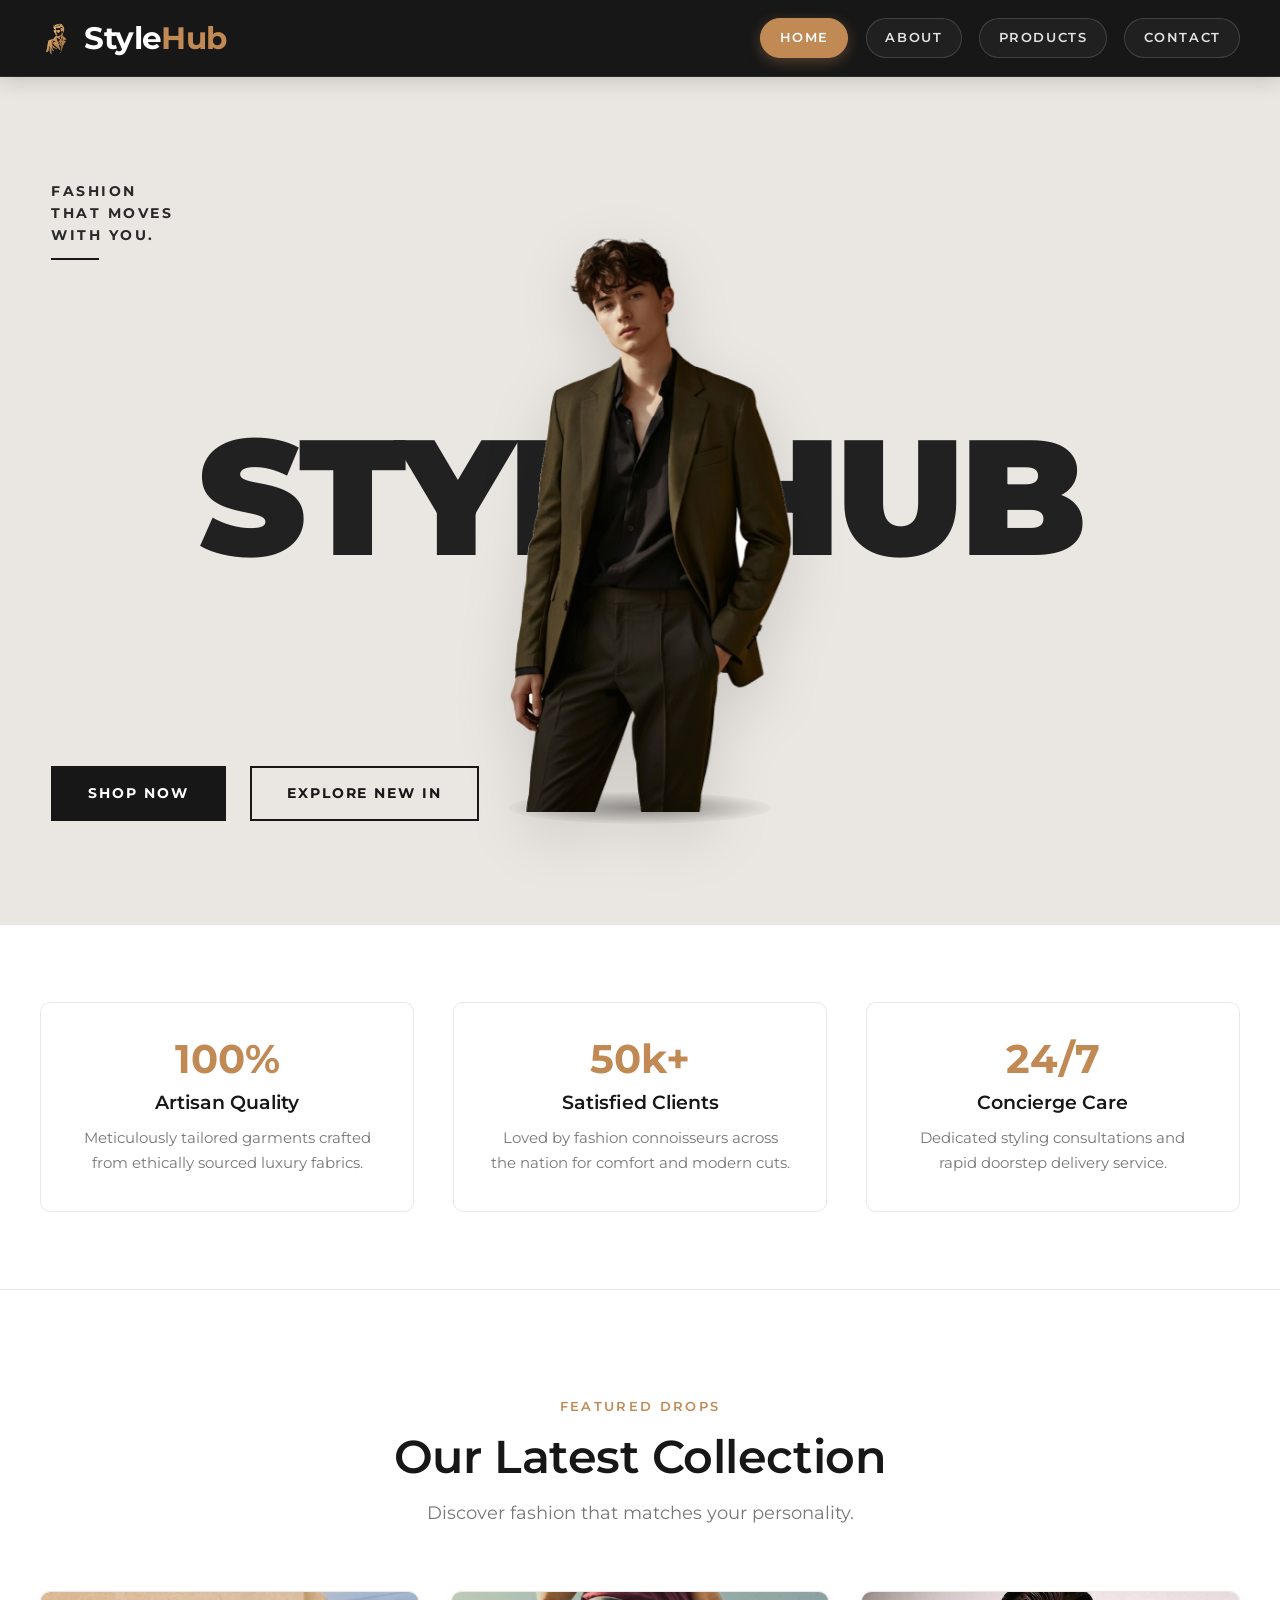
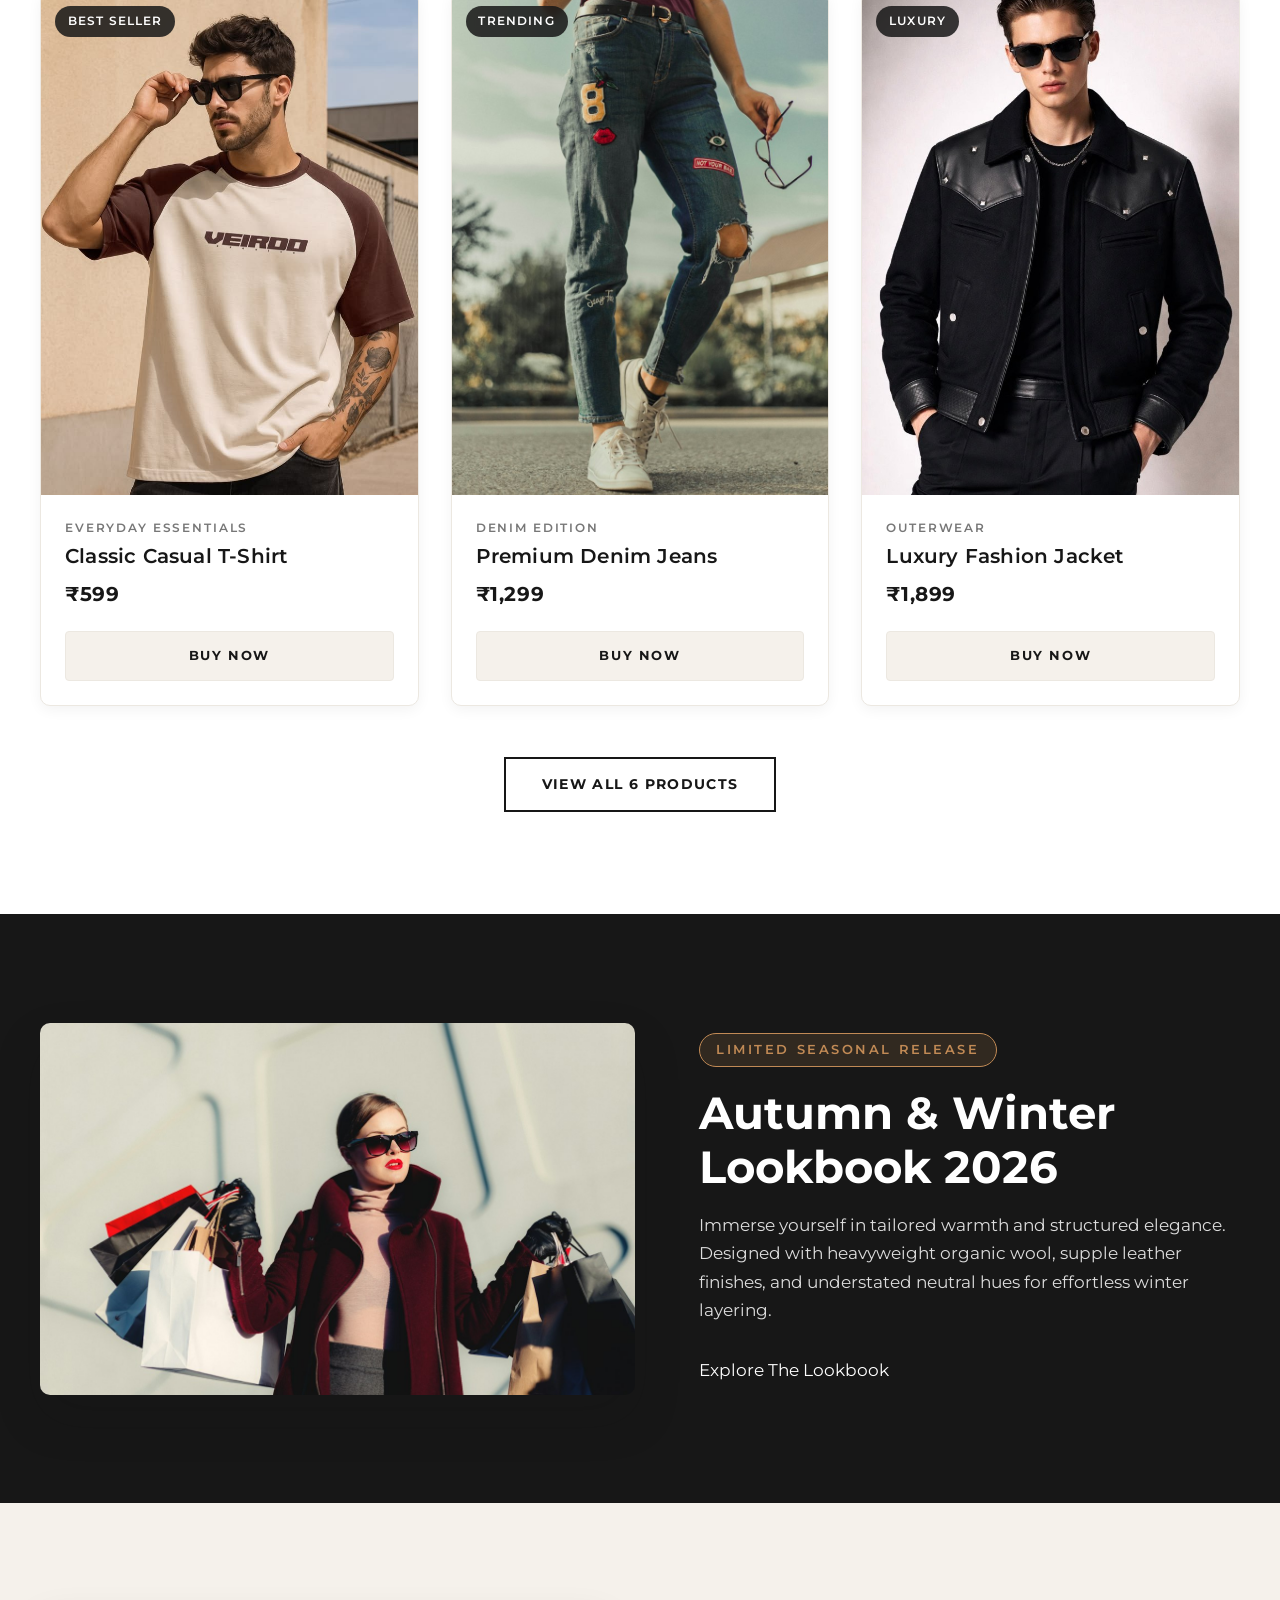
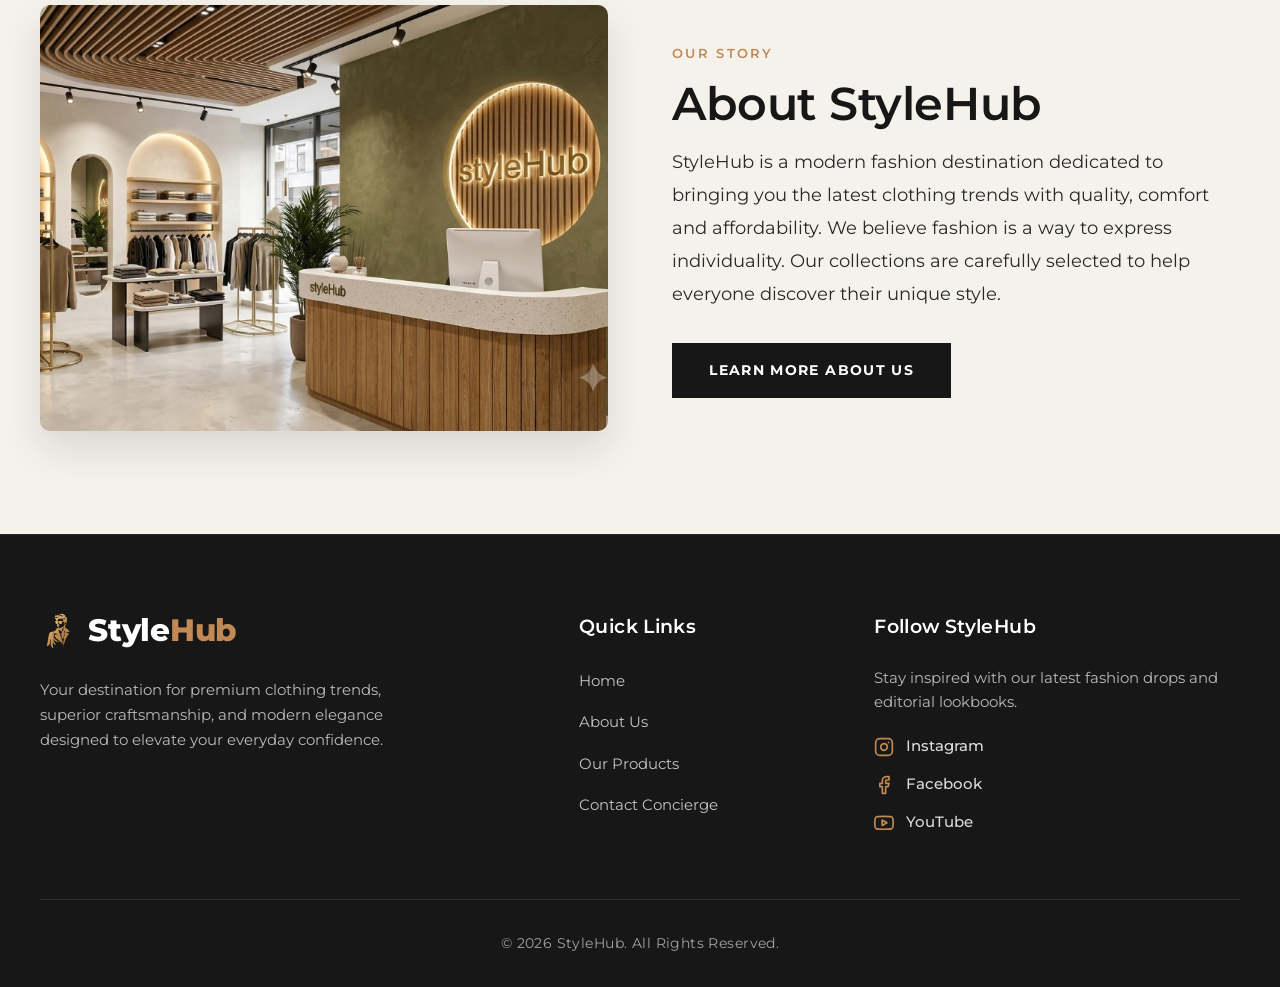
<file: index.html>
<!DOCTYPE html>
<html lang="en" dir="ltr">
<head>
  <meta charset="UTF-8">
  <meta name="viewport" content="width=device-width, initial-scale=1.0">

  <!-- SEO Primary Meta Tags -->
  <title>StyleHub | Premium Online Clothing Store & Luxury Fashion House</title>
  <meta name="description" content="Discover StyleHub's curated online clothing store. Explore premium casual tees, tailored denim, luxury jackets, hoodies, and timeless fashion drops.">
  <meta name="keywords" content="StyleHub, premium clothing, luxury online fashion, designer clothes, menswear, womenswear, denim jeans, outerwear">
  <meta name="author" content="StyleHub Fashion House">
  <link rel="canonical" href="https://www.stylehub.com/index.html">

  <!-- Open Graph / Facebook / WhatsApp -->
  <meta property="og:type" content="website">
  <meta property="og:url" content="https://www.stylehub.com/index.html">
  <meta property="og:title" content="StyleHub | Discover Your Style - Premium Online Clothing Store">
  <meta property="og:description" content="Explore the latest fashion collections designed to make every moment stylish. Free express shipping on orders over ₹999.">
  <meta property="og:image" content="assets/images/hero-bg.jpg">
  <meta property="og:site_name" content="StyleHub">

  <!-- Twitter Meta Tags -->
  <meta name="twitter:card" content="summary_large_image">
  <meta name="twitter:title" content="StyleHub | Discover Your Style - Premium Online Clothing Store">
  <meta name="twitter:description" content="Explore the latest fashion collections designed to make every moment stylish.">
  <meta name="twitter:image" content="assets/images/hero-bg.jpg">

  <!-- Favicon Matching Brand Hanger Suit Insignia -->
  <link rel="icon" type="image/svg+xml" href="assets/images/favicon.svg">

  <!-- Google Fonts Preconnect & Stylesheet -->
  <link rel="preconnect" href="https://fonts.googleapis.com">
  <link rel="preconnect" href="https://fonts.gstatic.com" crossorigin>
  <link href="https://fonts.googleapis.com/css2?family=Montserrat:ital,wght@0,300;0,400;0,500;0,600;0,700;0,800;0,900;1,300;1,400;1,500;1,600;1,700;1,800;1,900&display=swap" rel="stylesheet">

  <!-- Schema.org JSON-LD Structured Data for Organization & WebSite -->
  <script type="application/ld+json">
  {
    "@context": "https://schema.org",
    "@type": "ClothingStore",
    "name": "StyleHub",
    "url": "https://www.stylehub.com",
    "logo": "https://www.stylehub.com/assets/images/logo.png",
    "description": "Premium modern clothing store featuring artisan tailoring and contemporary ready-to-wear apparel.",
    "telephone": "+91 1800 200 8888",
    "priceRange": "₹₹₹",
    "address": {
      "@type": "PostalAddress",
      "streetAddress": "42 Luxury Avenue, Fashion District",
      "addressLocality": "Mumbai",
      "addressCountry": "IN"
    }
  }
  </script>

  <!-- Individual External CSS Stylesheet for Home Page -->
  <link rel="stylesheet" href="index.css">
</head>
<body>

  <!-- Navigation Bar -->
  <header class="header" role="banner">
    <nav class="navbar container" aria-label="Main Navigation">
      <!-- Brand Logo -->
      <a href="index.html" class="logo" aria-label="StyleHub Home">
        <img src="assets/images/brand-icon.svg" alt="StyleHub Brand Mark" class="brand-logo-icon">
        <span class="logo-text">Style<span>Hub</span></span>
      </a>

      <!-- Navigation & Controls Cluster -->
      <div class="nav-right-cluster">
        <!-- CSS-Only Mobile Menu Toggle -->
        <input type="checkbox" id="nav-toggle" class="nav-toggle" aria-label="Toggle mobile menu">
        <label for="nav-toggle" class="nav-toggle-label" aria-label="Open navigation menu">
          <span class="hamburger-bar"></span>
          <span class="hamburger-bar"></span>
          <span class="hamburger-bar"></span>
        </label>

        <!-- Navigation Links -->
        <ul class="nav-menu">
          <li class="nav-item">
            <a href="index.html" class="nav-link active" aria-current="page">Home</a>
          </li>
          <li class="nav-item">
            <a href="about.html" class="nav-link">About</a>
          </li>
          <li class="nav-item">
            <a href="products.html" class="nav-link">Products</a>
          </li>
          <li class="nav-item">
            <a href="contact.html" class="nav-link">Contact</a>
          </li>
        </ul>
      </div>
    </nav>
  </header>

  <!-- Main Website Content -->
  <main>
    <!-- High-Fashion Editorial Hero Section -->
    <section class="hero-editorial-section" aria-label="Hero Showcase">
      <div class="hero-editorial-container">
        <!-- Top-Left Editorial Micro-Copy -->
        <div class="hero-editorial-topleft">
          <p class="editorial-tag-title">Fashion<br>That Moves<br>With You.</p>
          <span class="editorial-tag-line" aria-hidden="true"></span>
        </div>

        <!-- Giant Central Typography Watermark -->
        <div class="hero-giant-watermark" aria-hidden="true">STYLEHUB</div>

        <!-- Center Model Figure Stage -->
        <div class="hero-center-model-stage">
          <div class="hero-model-figure">
            <img 
              src="assets/images/hero-model-cutout.png" 
              alt="StyleHub Editorial Fashion Model in Trenchcoat" 
              class="hero-model-cutout-img"
            >
            <div class="hero-model-ground-shadow" aria-hidden="true"></div>
          </div>
        </div>

        <!-- Bottom-Left Action CTAs -->
        <div class="hero-actions-bottomleft">
          <a href="products.html" class="btn btn-hero-solid">Shop Now</a>
          <a href="products.html" class="btn btn-hero-outline">Explore New In</a>
        </div>
      </div>
    </section>

    <!-- Brand Highlights -->
    <section class="highlights-section" aria-label="Brand Guarantees">
      <div class="container">
        <div class="highlights-grid">
          <article class="highlight-box">
            <p class="highlight-number">100%</p>
            <h3 class="highlight-title">Artisan Quality</h3>
            <p class="highlight-desc">Meticulously tailored garments crafted from ethically sourced luxury fabrics.</p>
          </article>
          <article class="highlight-box">
            <p class="highlight-number">50k+</p>
            <h3 class="highlight-title">Satisfied Clients</h3>
            <p class="highlight-desc">Loved by fashion connoisseurs across the nation for comfort and modern cuts.</p>
          </article>
          <article class="highlight-box">
            <p class="highlight-number">24/7</p>
            <h3 class="highlight-title">Concierge Care</h3>
            <p class="highlight-desc">Dedicated styling consultations and rapid doorstep delivery service.</p>
          </article>
        </div>
      </div>
    </section>

    <!-- Featured Clothing Collection -->
    <section class="products-section" aria-labelledby="featured-heading">
      <div class="container">
        <div class="section-header text-center">
          <span class="section-tag">Featured Drops</span>
          <h2 class="section-title" id="featured-heading">Our Latest Collection</h2>
          <p class="section-subtitle">Discover fashion that matches your personality.</p>
        </div>

        <div class="products-grid">
          <!-- Featured Product 1 -->
          <article class="product-card">
            <div class="product-image-container">
              <img 
                src="assets/images/product-1.jpg" 
                alt="Classic Casual T-Shirt in premium soft cotton" 
                class="product-image"
              >
              <span class="product-badge">Best Seller</span>
            </div>
            <div class="product-info">
              <span class="product-category">Everyday Essentials</span>
              <h3 class="product-name">Classic Casual T-Shirt</h3>
              <p class="product-price">₹599</p>
              <a href="products.html" class="btn btn-product">Buy Now</a>
            </div>
          </article>

          <!-- Featured Product 2 -->
          <article class="product-card">
            <div class="product-image-container">
              <img 
                src="assets/images/product-2.jpg" 
                alt="Premium Denim Jeans tailored with modern slim fit" 
                class="product-image"
              >
              <span class="product-badge">Trending</span>
            </div>
            <div class="product-info">
              <span class="product-category">Denim Edition</span>
              <h3 class="product-name">Premium Denim Jeans</h3>
              <p class="product-price">₹1,299</p>
              <a href="products.html" class="btn btn-product">Buy Now</a>
            </div>
          </article>

          <!-- Featured Product 3 -->
          <article class="product-card">
            <div class="product-image-container">
              <img 
                src="assets/images/product-3.jpg" 
                alt="Luxury Fashion Jacket with crafted detailing" 
                class="product-image"
              >
              <span class="product-badge">Luxury</span>
            </div>
            <div class="product-info">
              <span class="product-category">Outerwear</span>
              <h3 class="product-name">Luxury Fashion Jacket</h3>
              <p class="product-price">₹1,899</p>
              <a href="products.html" class="btn btn-product">Buy Now</a>
            </div>
          </article>
        </div>

        <div class="text-center" style="margin-top: clamp(2.5rem, 4vw, 3.5rem);">
          <a href="products.html" class="btn btn-outline">View All 6 Products</a>
        </div>
      </div>
    </section>

    <!-- Attractive Promotional Section -->
    <section class="promo-section" aria-labelledby="promo-heading">
      <div class="container">
        <div class="promo-grid">
          <div class="promo-image-wrapper">
            <img 
              src="assets/images/promo-banner.jpg" 
              alt="StyleHub luxury runway and high-fashion editorial campaign" 
              class="promo-img"
            >
          </div>
          <div class="promo-content">
            <span class="promo-badge">Limited Seasonal Release</span>
            <h2 class="promo-title" id="promo-heading">Autumn & Winter Lookbook 2026</h2>
            <p class="promo-desc">
              Immerse yourself in tailored warmth and structured elegance. Designed with heavyweight organic wool, supple leather finishes, and understated neutral hues for effortless winter layering.
            </p>
            <a href="products.html" class="btn btn-hero">Explore The Lookbook</a>
          </div>
        </div>
      </div>
    </section>

    <!-- About Teaser Section -->
    <section class="about-teaser" aria-labelledby="about-teaser-heading">
      <div class="container">
        <div class="about-grid">
          <div class="about-image-wrapper">
            <div class="about-image-frame">
              <img 
                src="assets/images/about-boutique.jpg" 
                alt="StyleHub luxury clothing boutique studio display" 
                class="about-img"
              >
            </div>
          </div>

          <div class="about-content">
            <span class="section-tag">Our Story</span>
            <h2 class="section-title" id="about-teaser-heading">About StyleHub</h2>
            <p class="about-lead">
              StyleHub is a modern fashion destination dedicated to bringing you the latest clothing trends with quality, comfort and affordability. We believe fashion is a way to express individuality. Our collections are carefully selected to help everyone discover their unique style.
            </p>
            <a href="about.html" class="btn btn-primary" style="display: inline-flex; width: auto;">Learn More About Us</a>
          </div>
        </div>
      </div>
    </section>
  </main>

  <!-- Footer Section -->
  <footer class="footer" role="contentinfo">
    <div class="container">
      <div class="footer-grid">
        <!-- Brand Info -->
        <div class="footer-brand">
          <a href="index.html" class="logo footer-logo">
            <img src="assets/images/brand-icon.svg" alt="StyleHub Brand Mark" class="brand-logo-icon">
            <span class="logo-text">Style<span>Hub</span></span>
          </a>
          <p class="footer-description">
            Your destination for premium clothing trends, superior craftsmanship, and modern elegance designed to elevate your everyday confidence.
          </p>
        </div>

        <!-- Quick Links -->
        <div class="footer-nav">
          <h4 class="footer-heading">Quick Links</h4>
          <ul class="footer-links">
            <li><a href="index.html" class="footer-link">Home</a></li>
            <li><a href="about.html" class="footer-link">About Us</a></li>
            <li><a href="products.html" class="footer-link">Our Products</a></li>
            <li><a href="contact.html" class="footer-link">Contact Concierge</a></li>
          </ul>
        </div>

        <!-- Social Media Links -->
        <div class="footer-social">
          <h4 class="footer-heading">Follow StyleHub</h4>
          <p class="footer-social-text">Stay inspired with our latest fashion drops and editorial lookbooks.</p>
          <div class="social-links-wrapper">
            <a href="https://instagram.com" target="_blank" rel="noopener noreferrer" class="social-link" aria-label="StyleHub on Instagram">
              <svg class="social-icon" viewBox="0 0 24 24" fill="none" stroke="currentColor" stroke-width="2" stroke-linecap="round" stroke-linejoin="round">
                <rect x="2" y="2" width="20" height="20" rx="5" ry="5"></rect>
                <path d="M16 11.37A4 4 0 1 1 12.63 8 4 4 0 0 1 16 11.37z"></path>
                <line x1="17.5" y1="6.5" x2="17.51" y2="6.5"></line>
              </svg>
              <span>Instagram</span>
            </a>
            <a href="https://facebook.com" target="_blank" rel="noopener noreferrer" class="social-link" aria-label="StyleHub on Facebook">
              <svg class="social-icon" viewBox="0 0 24 24" fill="none" stroke="currentColor" stroke-width="2" stroke-linecap="round" stroke-linejoin="round">
                <path d="M18 2h-3a5 5 0 0 0-5 5v3H7v4h3v8h4v-8h3l1-4h-4V7a1 1 0 0 1 1-1h3z"></path>
              </svg>
              <span>Facebook</span>
            </a>
            <a href="https://youtube.com" target="_blank" rel="noopener noreferrer" class="social-link" aria-label="StyleHub on YouTube">
              <svg class="social-icon" viewBox="0 0 24 24" fill="none" stroke="currentColor" stroke-width="2" stroke-linecap="round" stroke-linejoin="round">
                <path d="M22.54 6.42a2.78 2.78 0 0 0-1.94-2C18.88 4 12 4 12 4s-6.88 0-8.6.46a2.78 2.78 0 0 0-1.94 2A29 29 0 0 0 1 11.75a29 29 0 0 0 .46 5.33A2.78 2.78 0 0 0 3.4 19c1.72.46 8.6.46 8.6.46s6.88 0 8.6-.46a2.78 2.78 0 0 0 1.94-2 29 29 0 0 0 .46-5.25 29 29 0 0 0-.46-5.33z"></path>
                <polygon points="9.75 15.02 15.5 11.75 9.75 8.48 9.75 15.02"></polygon>
              </svg>
              <span>YouTube</span>
            </a>
          </div>
        </div>
      </div>

      <!-- Copyright Information -->
      <div class="footer-bottom">
        <p class="copyright-text">&copy; 2026 StyleHub. All Rights Reserved.</p>
      </div>
    </div>
  </footer>

</body>
</html>
</file>
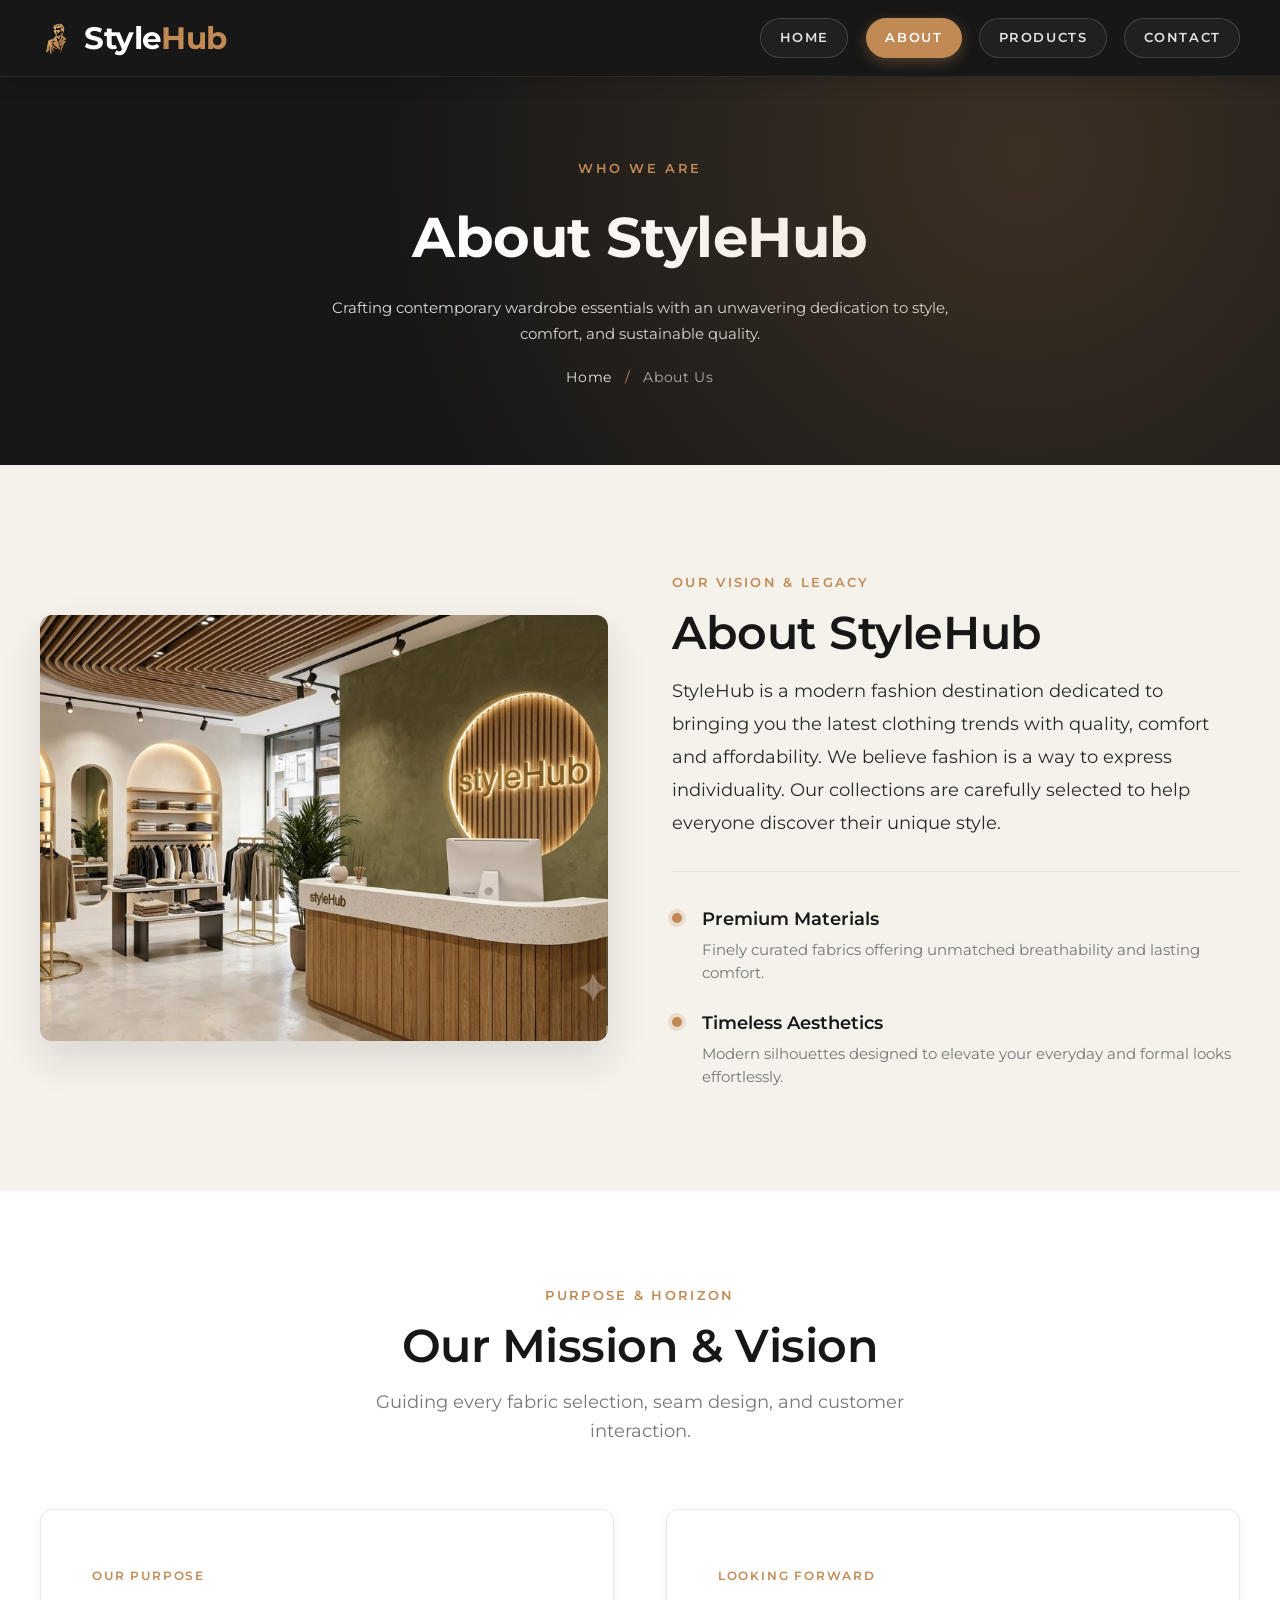
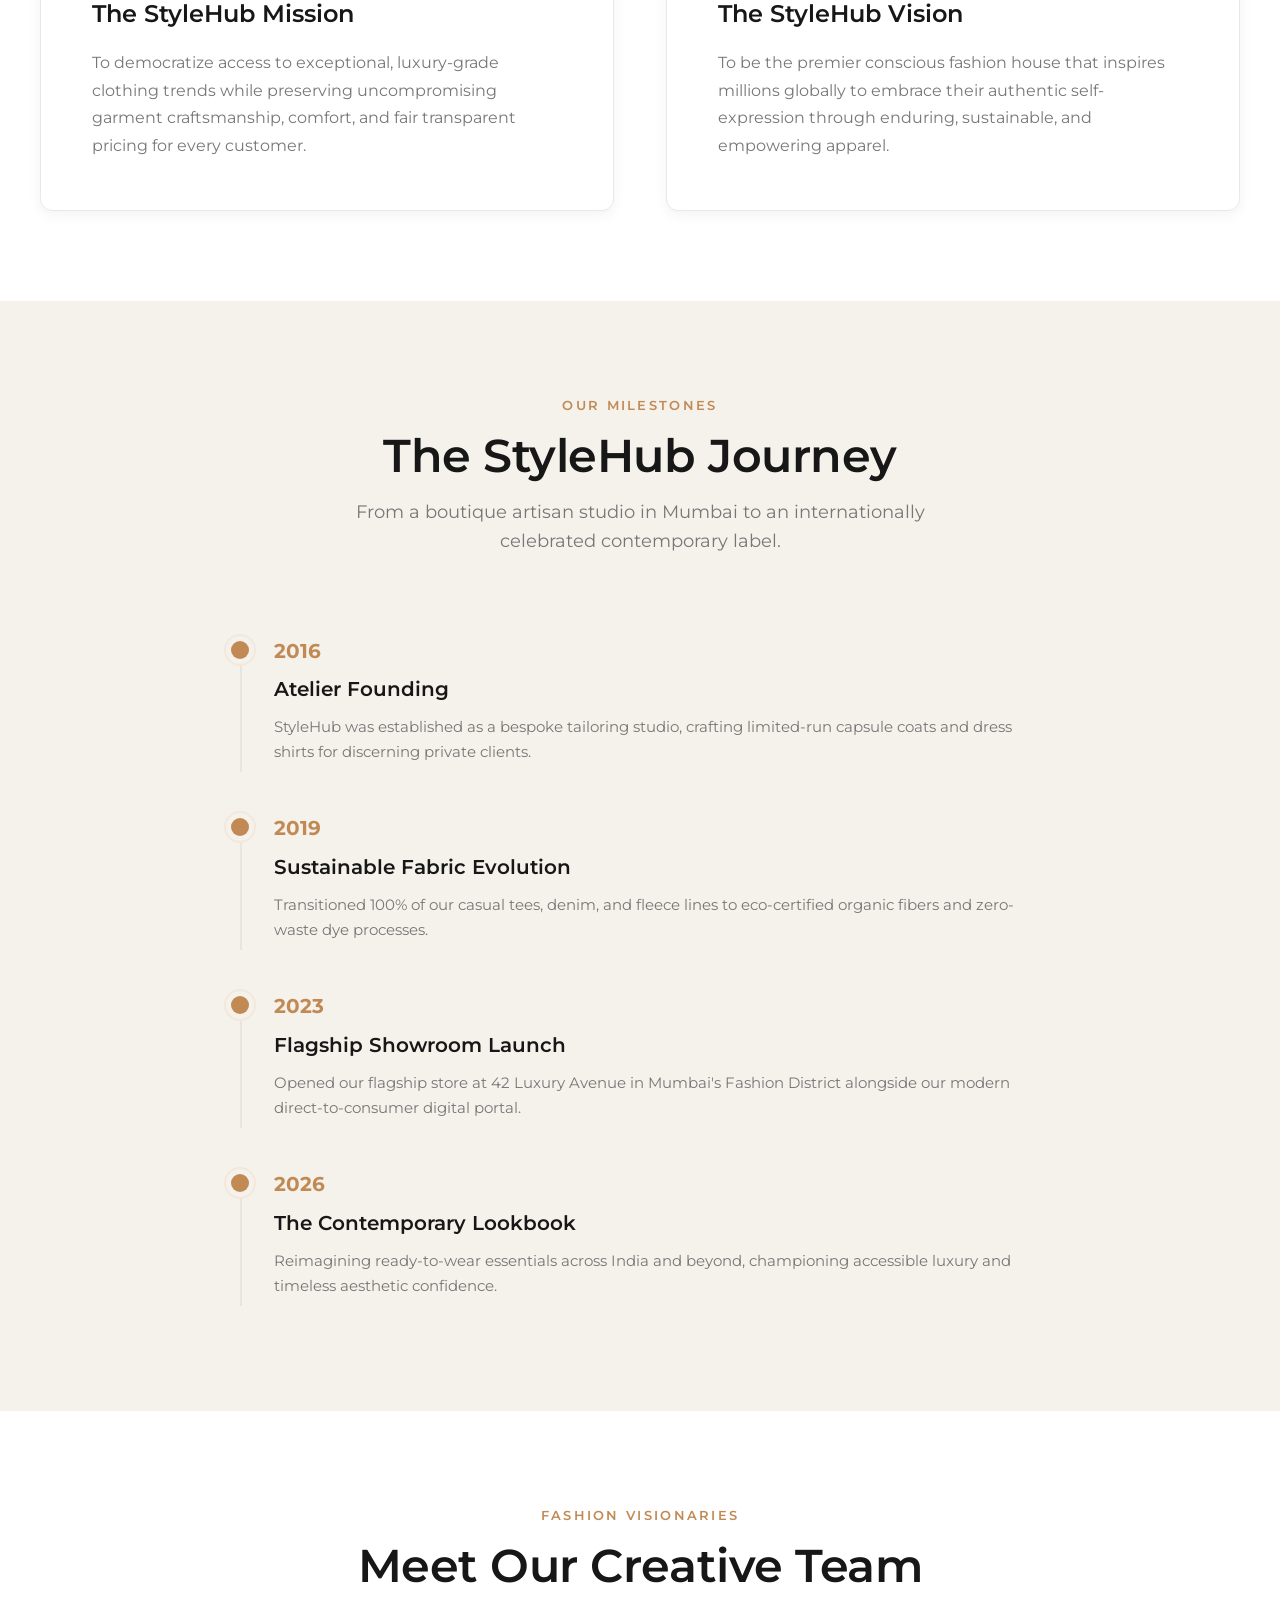
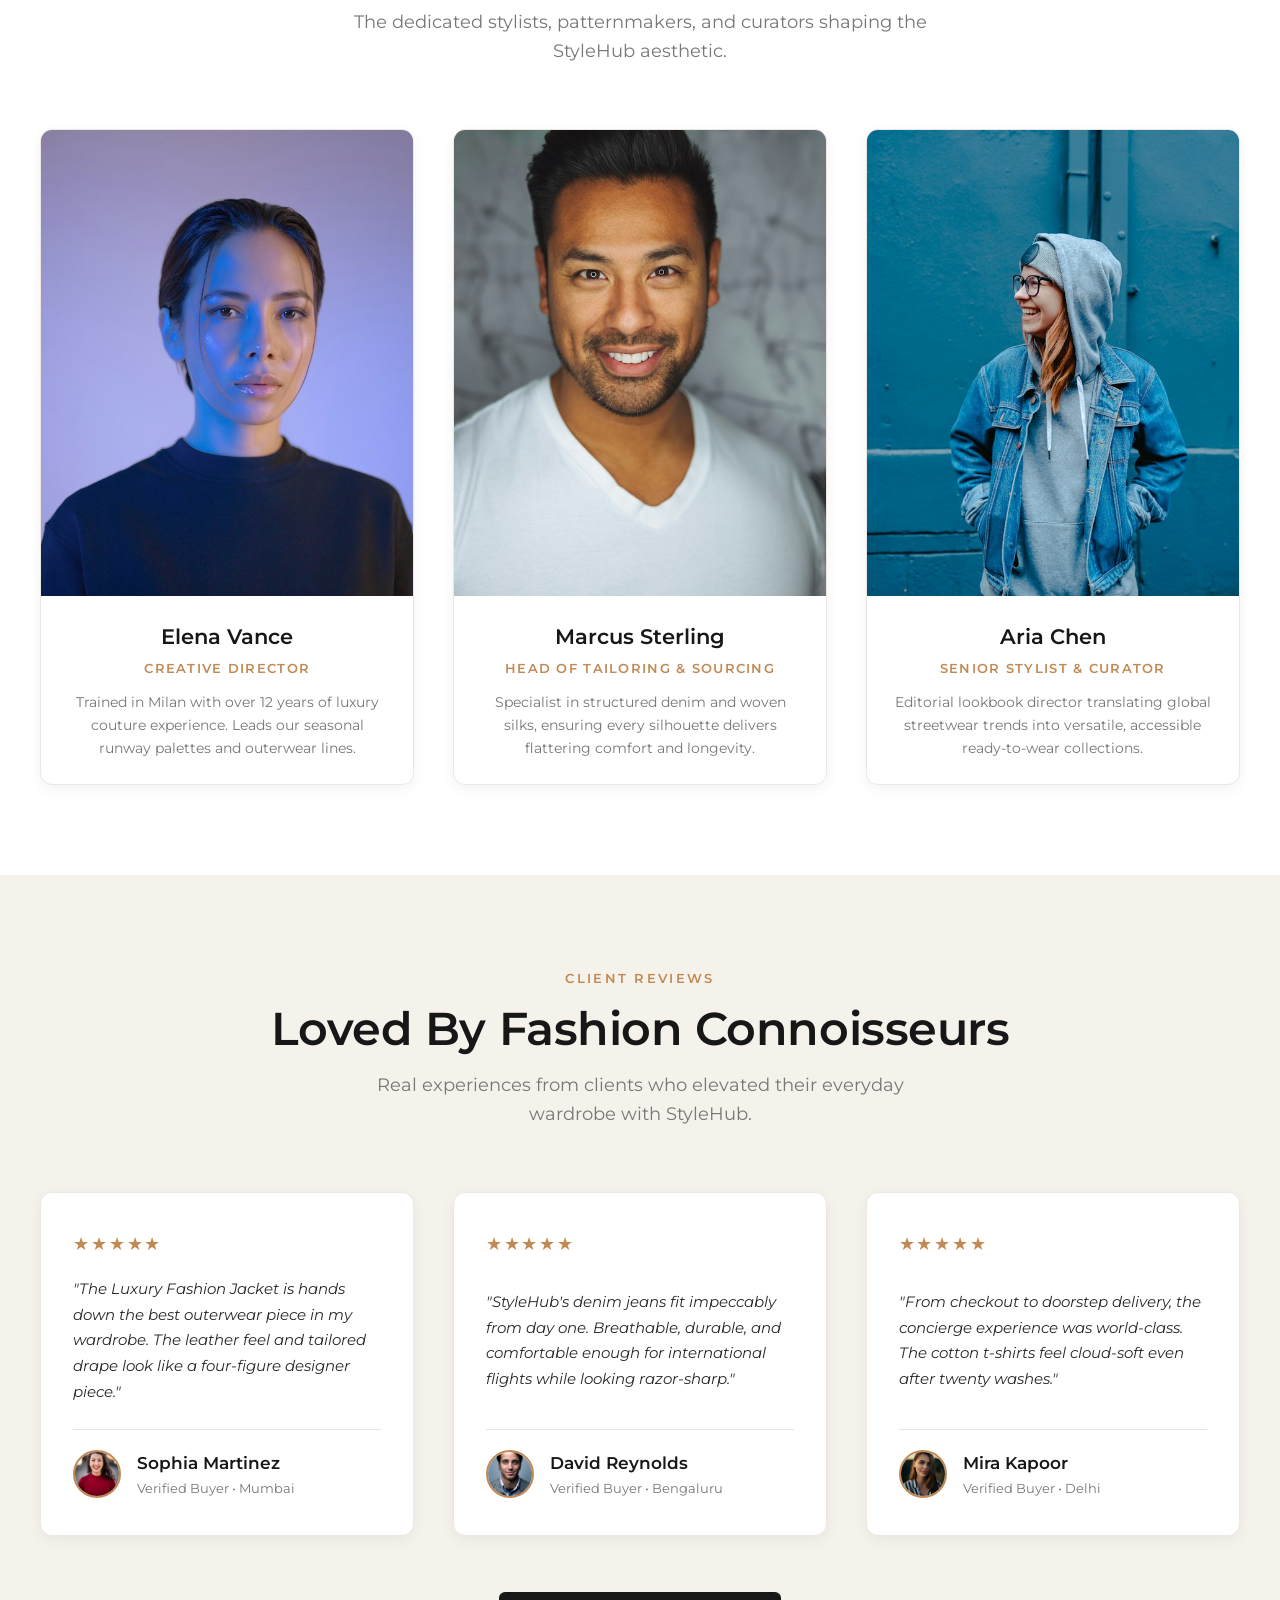
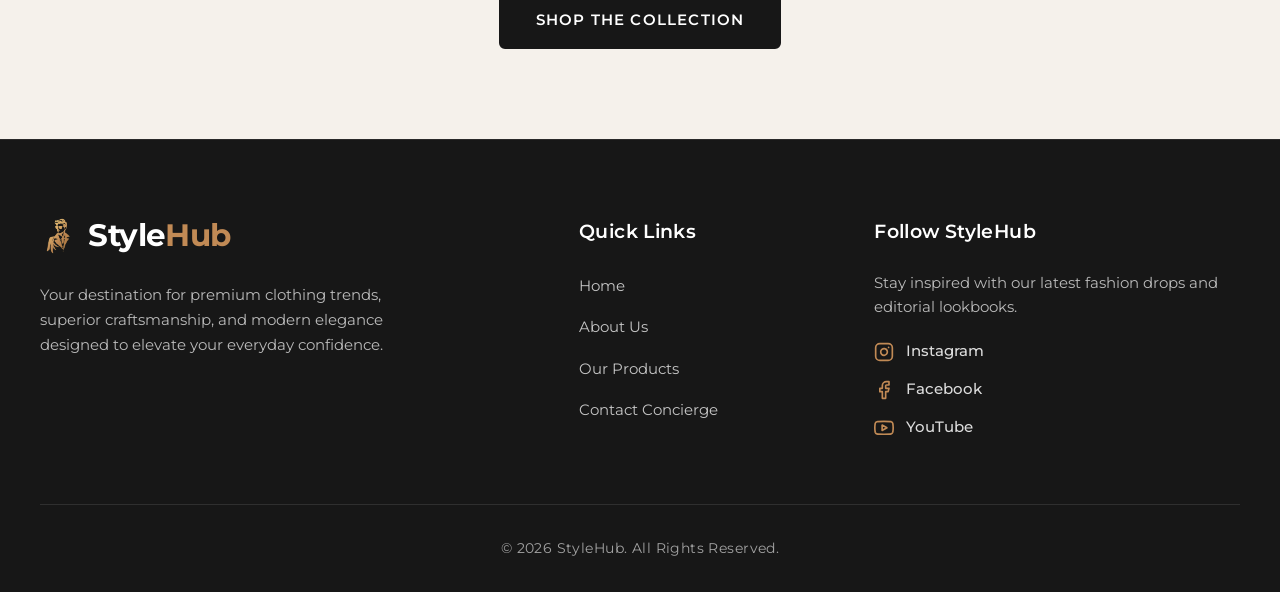
<file: about.html>
<!DOCTYPE html>
<html lang="en" dir="ltr">
<head>
  <meta charset="UTF-8">
  <meta name="viewport" content="width=device-width, initial-scale=1.0">
  
  <!-- SEO Primary Meta Tags -->
  <title>About StyleHub | Our Team, Mission, History & Client Testimonials</title>
  <meta name="description" content="Discover StyleHub's fashion journey from our atelier inception in 2016 to modern luxury retail. Meet our designers, explore our sustainable mission, and read client reviews.">
  <meta name="keywords" content="StyleHub, fashion team, clothing brand history, fashion mission, luxury atelier, customer reviews, sustainable fashion">
  <meta name="author" content="StyleHub Fashion House">
  <link rel="canonical" href="https://www.stylehub.com/about.html">

  <!-- Open Graph / Facebook / WhatsApp -->
  <meta property="og:type" content="website">
  <meta property="og:url" content="https://www.stylehub.com/about.html">
  <meta property="og:title" content="About StyleHub | Heritage, Mission & Designer Team">
  <meta property="og:description" content="Learn how StyleHub combines artisan tailoring with modern luxury fashion trends. Read our story, meet our designers, and see client reviews.">
  <meta property="og:image" content="assets/images/about-boutique.jpg">
  <meta property="og:site_name" content="StyleHub">

  <!-- Twitter Meta Tags -->
  <meta name="twitter:card" content="summary_large_image">
  <meta name="twitter:title" content="About StyleHub | Heritage, Mission & Designer Team">
  <meta name="twitter:description" content="Learn how StyleHub combines artisan tailoring with modern luxury fashion trends.">
  <meta name="twitter:image" content="assets/images/about-boutique.jpg">

  <!-- Favicon Matching Brand Hanger Suit Insignia -->
  <link rel="icon" type="image/svg+xml" href="assets/images/favicon.svg">

  <!-- Google Fonts Preconnect & Stylesheet -->
  <link rel="preconnect" href="https://fonts.googleapis.com">
  <link rel="preconnect" href="https://fonts.gstatic.com" crossorigin>
  <link href="https://fonts.googleapis.com/css2?family=Montserrat:ital,wght@0,300;0,400;0,500;0,600;0,700;0,800;0,900;1,300;1,400;1,500;1,600;1,700;1,800;1,900&display=swap" rel="stylesheet">

  <!-- Schema.org JSON-LD Structured Data for SEO -->
  <script type="application/ld+json">
  {
    "@context": "https://schema.org",
    "@type": "AboutPage",
    "name": "About StyleHub",
    "description": "StyleHub is a modern fashion destination dedicated to bringing you the latest clothing trends with quality, comfort and affordability.",
    "publisher": {
      "@type": "Organization",
      "name": "StyleHub",
      "foundingDate": "2016",
      "url": "https://www.stylehub.com"
    }
  }
  </script>

  <!-- Individual External CSS Stylesheet for About Page -->
  <link rel="stylesheet" href="about.css">
</head>
<body>

  <!-- Navigation Bar -->
  <header class="header" role="banner">
    <nav class="navbar container" aria-label="Main Navigation">
      <!-- Brand Logo -->
      <a href="index.html" class="logo" aria-label="StyleHub Home">
        <img src="assets/images/brand-icon.svg" alt="StyleHub Brand Mark" class="brand-logo-icon">
        <span class="logo-text">Style<span>Hub</span></span>
      </a>

      <!-- Navigation & Controls Cluster -->
      <div class="nav-right-cluster">
        <!-- CSS-Only Mobile Menu Toggle -->
        <input type="checkbox" id="nav-toggle" class="nav-toggle" aria-label="Toggle mobile menu">
        <label for="nav-toggle" class="nav-toggle-label" aria-label="Open navigation menu">
          <span class="hamburger-bar"></span>
          <span class="hamburger-bar"></span>
          <span class="hamburger-bar"></span>
        </label>

        <!-- Navigation Links -->
        <ul class="nav-menu">
          <li class="nav-item">
            <a href="index.html" class="nav-link">Home</a>
          </li>
          <li class="nav-item">
            <a href="about.html" class="nav-link active" aria-current="page">About</a>
          </li>
          <li class="nav-item">
            <a href="products.html" class="nav-link">Products</a>
          </li>
          <li class="nav-item">
            <a href="contact.html" class="nav-link">Contact</a>
          </li>
        </ul>
      </div>
    </nav>
  </header>

  <!-- Main Website Content -->
  <main>
    <!-- Page Banner -->
    <section class="page-banner" aria-label="Page Header">
      <div class="container">
        <span class="banner-tag">Who We Are</span>
        <h1 class="banner-title">About StyleHub</h1>
        <p class="banner-desc">
          Crafting contemporary wardrobe essentials with an unwavering dedication to style, comfort, and sustainable quality.
        </p>
        <nav class="breadcrumb-nav" aria-label="Breadcrumb">
          <a href="index.html">Home</a>
          <span class="breadcrumb-separator">/</span>
          <span>About Us</span>
        </nav>
      </div>
    </section>

    <!-- 1. About Overview Section -->
    <section class="about-section" id="story" aria-labelledby="story-heading">
      <div class="container">
        <div class="about-grid">
          <!-- About Image Container -->
          <div class="about-image-wrapper">
            <div class="about-image-frame">
              <img 
                src="assets/images/about-boutique.jpg" 
                alt="StyleHub luxury clothing boutique studio and clothing rack display" 
                class="about-img"
              >
            </div>
          </div>

          <!-- About Text Content -->
          <div class="about-content">
            <span class="section-tag">Our Vision & Legacy</span>
            <h2 class="section-title" id="story-heading">About StyleHub</h2>
            <p class="about-lead">
              StyleHub is a modern fashion destination dedicated to bringing you the latest clothing trends with quality, comfort and affordability. We believe fashion is a way to express individuality. Our collections are carefully selected to help everyone discover their unique style.
            </p>

            <div class="about-features">
              <div class="feature-item">
                <span class="feature-dot" aria-hidden="true"></span>
                <div>
                  <h3 class="feature-title">Premium Materials</h3>
                  <p class="feature-desc">Finely curated fabrics offering unmatched breathability and lasting comfort.</p>
                </div>
              </div>
              <div class="feature-item">
                <span class="feature-dot" aria-hidden="true"></span>
                <div>
                  <h3 class="feature-title">Timeless Aesthetics</h3>
                  <p class="feature-desc">Modern silhouettes designed to elevate your everyday and formal looks effortlessly.</p>
                </div>
              </div>
            </div>
          </div>
        </div>
      </div>
    </section>

    <!-- 2. Mission & Vision Section -->
    <section class="mission-vision-section" id="mission" aria-labelledby="mission-heading">
      <div class="container">
        <div class="section-header text-center">
          <span class="section-tag">Purpose & Horizon</span>
          <h2 class="section-title" id="mission-heading">Our Mission & Vision</h2>
          <p class="section-subtitle">Guiding every fabric selection, seam design, and customer interaction.</p>
        </div>

        <div class="mv-grid">
          <article class="mv-card">
            <span class="mv-tag">Our Purpose</span>
            <h3 class="mv-title">The StyleHub Mission</h3>
            <p class="mv-text">
              To democratize access to exceptional, luxury-grade clothing trends while preserving uncompromising garment craftsmanship, comfort, and fair transparent pricing for every customer.
            </p>
          </article>
          <article class="mv-card">
            <span class="mv-tag">Looking Forward</span>
            <h3 class="mv-title">The StyleHub Vision</h3>
            <p class="mv-text">
              To be the premier conscious fashion house that inspires millions globally to embrace their authentic self-expression through enduring, sustainable, and empowering apparel.
            </p>
          </article>
        </div>
      </div>
    </section>

    <!-- 3. History & Milestone Timeline Section -->
    <section class="history-section" id="history" aria-labelledby="history-heading">
      <div class="container">
        <div class="section-header text-center">
          <span class="section-tag">Our Milestones</span>
          <h2 class="section-title" id="history-heading">The StyleHub Journey</h2>
          <p class="section-subtitle">From a boutique artisan studio in Mumbai to an internationally celebrated contemporary label.</p>
        </div>

        <div class="timeline-wrapper">
          <div class="timeline-item">
            <div class="timeline-content">
              <span class="timeline-year">2016</span>
              <h3 class="timeline-heading">Atelier Founding</h3>
              <p class="timeline-desc">StyleHub was established as a bespoke tailoring studio, crafting limited-run capsule coats and dress shirts for discerning private clients.</p>
            </div>
          </div>

          <div class="timeline-item">
            <div class="timeline-content">
              <span class="timeline-year">2019</span>
              <h3 class="timeline-heading">Sustainable Fabric Evolution</h3>
              <p class="timeline-desc">Transitioned 100% of our casual tees, denim, and fleece lines to eco-certified organic fibers and zero-waste dye processes.</p>
            </div>
          </div>

          <div class="timeline-item">
            <div class="timeline-content">
              <span class="timeline-year">2023</span>
              <h3 class="timeline-heading">Flagship Showroom Launch</h3>
              <p class="timeline-desc">Opened our flagship store at 42 Luxury Avenue in Mumbai's Fashion District alongside our modern direct-to-consumer digital portal.</p>
            </div>
          </div>

          <div class="timeline-item">
            <div class="timeline-content">
              <span class="timeline-year">2026</span>
              <h3 class="timeline-heading">The Contemporary Lookbook</h3>
              <p class="timeline-desc">Reimagining ready-to-wear essentials across India and beyond, championing accessible luxury and timeless aesthetic confidence.</p>
            </div>
          </div>
        </div>
      </div>
    </section>

    <!-- 4. Meet The Team Section -->
    <section class="team-section" id="team" aria-labelledby="team-heading">
      <div class="container">
        <div class="section-header text-center">
          <span class="section-tag">Fashion Visionaries</span>
          <h2 class="section-title" id="team-heading">Meet Our Creative Team</h2>
          <p class="section-subtitle">The dedicated stylists, patternmakers, and curators shaping the StyleHub aesthetic.</p>
        </div>

        <div class="team-grid">
          <!-- Team Member 1 -->
          <article class="team-card">
            <div class="team-img-wrapper">
              <img 
                src="assets/images/team-1.jpg" 
                alt="Elena Vance, Head of Design at StyleHub" 
                class="team-img"
              >
            </div>
            <div class="team-info">
              <h3 class="team-name">Elena Vance</h3>
              <p class="team-role">Creative Director</p>
              <p class="team-bio">Trained in Milan with over 12 years of luxury couture experience. Leads our seasonal runway palettes and outerwear lines.</p>
            </div>
          </article>

          <!-- Team Member 2 -->
          <article class="team-card">
            <div class="team-img-wrapper">
              <img 
                src="assets/images/team-2.jpg" 
                alt="Marcus Sterling, Master Tailor at StyleHub" 
                class="team-img"
              >
            </div>
            <div class="team-info">
              <h3 class="team-name">Marcus Sterling</h3>
              <p class="team-role">Head of Tailoring & Sourcing</p>
              <p class="team-bio">Specialist in structured denim and woven silks, ensuring every silhouette delivers flattering comfort and longevity.</p>
            </div>
          </article>

          <!-- Team Member 3 -->
          <article class="team-card">
            <div class="team-img-wrapper">
              <img 
                src="assets/images/team-3.jpg" 
                alt="Aria Chen, Senior Brand Stylist at StyleHub" 
                class="team-img"
              >
            </div>
            <div class="team-info">
              <h3 class="team-name">Aria Chen</h3>
              <p class="team-role">Senior Stylist & Curator</p>
              <p class="team-bio">Editorial lookbook director translating global streetwear trends into versatile, accessible ready-to-wear collections.</p>
            </div>
          </article>
        </div>
      </div>
    </section>

    <!-- 5. Client Testimonials Section -->
    <section class="testimonials-section" id="testimonials" aria-labelledby="testimonials-heading">
      <div class="container">
        <div class="section-header text-center">
          <span class="section-tag">Client Reviews</span>
          <h2 class="section-title" id="testimonials-heading">Loved By Fashion Connoisseurs</h2>
          <p class="section-subtitle">Real experiences from clients who elevated their everyday wardrobe with StyleHub.</p>
        </div>

        <div class="testimonials-grid">
          <!-- Testimonial 1 -->
          <article class="testimonial-card">
            <div class="testimonial-stars" aria-label="5 out of 5 stars">★★★★★</div>
            <p class="testimonial-quote">
              "The Luxury Fashion Jacket is hands down the best outerwear piece in my wardrobe. The leather feel and tailored drape look like a four-figure designer piece."
            </p>
            <div class="testimonial-author">
              <img src="assets/images/avatar-1.jpg" alt="Sophia Martinez" class="author-avatar">
              <div>
                <h4 class="author-name">Sophia Martinez</h4>
                <p class="author-meta">Verified Buyer • Mumbai</p>
              </div>
            </div>
          </article>

          <!-- Testimonial 2 -->
          <article class="testimonial-card">
            <div class="testimonial-stars" aria-label="5 out of 5 stars">★★★★★</div>
            <p class="testimonial-quote">
              "StyleHub's denim jeans fit impeccably from day one. Breathable, durable, and comfortable enough for international flights while looking razor-sharp."
            </p>
            <div class="testimonial-author">
              <img src="assets/images/avatar-2.jpg" alt="David Reynolds" class="author-avatar">
              <div>
                <h4 class="author-name">David Reynolds</h4>
                <p class="author-meta">Verified Buyer • Bengaluru</p>
              </div>
            </div>
          </article>

          <!-- Testimonial 3 -->
          <article class="testimonial-card">
            <div class="testimonial-stars" aria-label="5 out of 5 stars">★★★★★</div>
            <p class="testimonial-quote">
              "From checkout to doorstep delivery, the concierge experience was world-class. The cotton t-shirts feel cloud-soft even after twenty washes."
            </p>
            <div class="testimonial-author">
              <img src="assets/images/avatar-3.jpg" alt="Mira Kapoor" class="author-avatar">
              <div>
                <h4 class="author-name">Mira Kapoor</h4>
                <p class="author-meta">Verified Buyer • Delhi</p>
              </div>
            </div>
          </article>
        </div>

        <div class="text-center" style="margin-top: 3.5rem;">
          <a href="products.html" class="btn btn-primary">Shop The Collection</a>
        </div>
      </div>
    </section>
  </main>

  <!-- Footer Section -->
  <footer class="footer" role="contentinfo">
    <div class="container">
      <div class="footer-grid">
        <!-- Brand Info -->
        <div class="footer-brand">
          <a href="index.html" class="logo footer-logo">
            <img src="assets/images/brand-icon.svg" alt="StyleHub Brand Mark" class="brand-logo-icon">
            <span class="logo-text">Style<span>Hub</span></span>
          </a>
          <p class="footer-description">
            Your destination for premium clothing trends, superior craftsmanship, and modern elegance designed to elevate your everyday confidence.
          </p>
        </div>

        <!-- Quick Links -->
        <div class="footer-nav">
          <h4 class="footer-heading">Quick Links</h4>
          <ul class="footer-links">
            <li><a href="index.html" class="footer-link">Home</a></li>
            <li><a href="about.html" class="footer-link">About Us</a></li>
            <li><a href="products.html" class="footer-link">Our Products</a></li>
            <li><a href="contact.html" class="footer-link">Contact Concierge</a></li>
          </ul>
        </div>

        <!-- Social Media Links -->
        <div class="footer-social">
          <h4 class="footer-heading">Follow StyleHub</h4>
          <p class="footer-social-text">Stay inspired with our latest fashion drops and editorial lookbooks.</p>
          <div class="social-links-wrapper">
            <a href="https://instagram.com" target="_blank" rel="noopener noreferrer" class="social-link" aria-label="StyleHub on Instagram">
              <svg class="social-icon" viewBox="0 0 24 24" fill="none" stroke="currentColor" stroke-width="2" stroke-linecap="round" stroke-linejoin="round">
                <rect x="2" y="2" width="20" height="20" rx="5" ry="5"></rect>
                <path d="M16 11.37A4 4 0 1 1 12.63 8 4 4 0 0 1 16 11.37z"></path>
                <line x1="17.5" y1="6.5" x2="17.51" y2="6.5"></line>
              </svg>
              <span>Instagram</span>
            </a>
            <a href="https://facebook.com" target="_blank" rel="noopener noreferrer" class="social-link" aria-label="StyleHub on Facebook">
              <svg class="social-icon" viewBox="0 0 24 24" fill="none" stroke="currentColor" stroke-width="2" stroke-linecap="round" stroke-linejoin="round">
                <path d="M18 2h-3a5 5 0 0 0-5 5v3H7v4h3v8h4v-8h3l1-4h-4V7a1 1 0 0 1 1-1h3z"></path>
              </svg>
              <span>Facebook</span>
            </a>
            <a href="https://youtube.com" target="_blank" rel="noopener noreferrer" class="social-link" aria-label="StyleHub on YouTube">
              <svg class="social-icon" viewBox="0 0 24 24" fill="none" stroke="currentColor" stroke-width="2" stroke-linecap="round" stroke-linejoin="round">
                <path d="M22.54 6.42a2.78 2.78 0 0 0-1.94-2C18.88 4 12 4 12 4s-6.88 0-8.6.46a2.78 2.78 0 0 0-1.94 2A29 29 0 0 0 1 11.75a29 29 0 0 0 .46 5.33A2.78 2.78 0 0 0 3.4 19c1.72.46 8.6.46 8.6.46s6.88 0 8.6-.46a2.78 2.78 0 0 0 1.94-2 29 29 0 0 0 .46-5.25 29 29 0 0 0-.46-5.33z"></path>
                <polygon points="9.75 15.02 15.5 11.75 9.75 8.48 9.75 15.02"></polygon>
              </svg>
              <span>YouTube</span>
            </a>
          </div>
        </div>
      </div>

      <!-- Copyright Information -->
      <div class="footer-bottom">
        <p class="copyright-text">&copy; 2026 StyleHub. All Rights Reserved.</p>
      </div>
    </div>
  </footer>

</body>
</html>
</file>
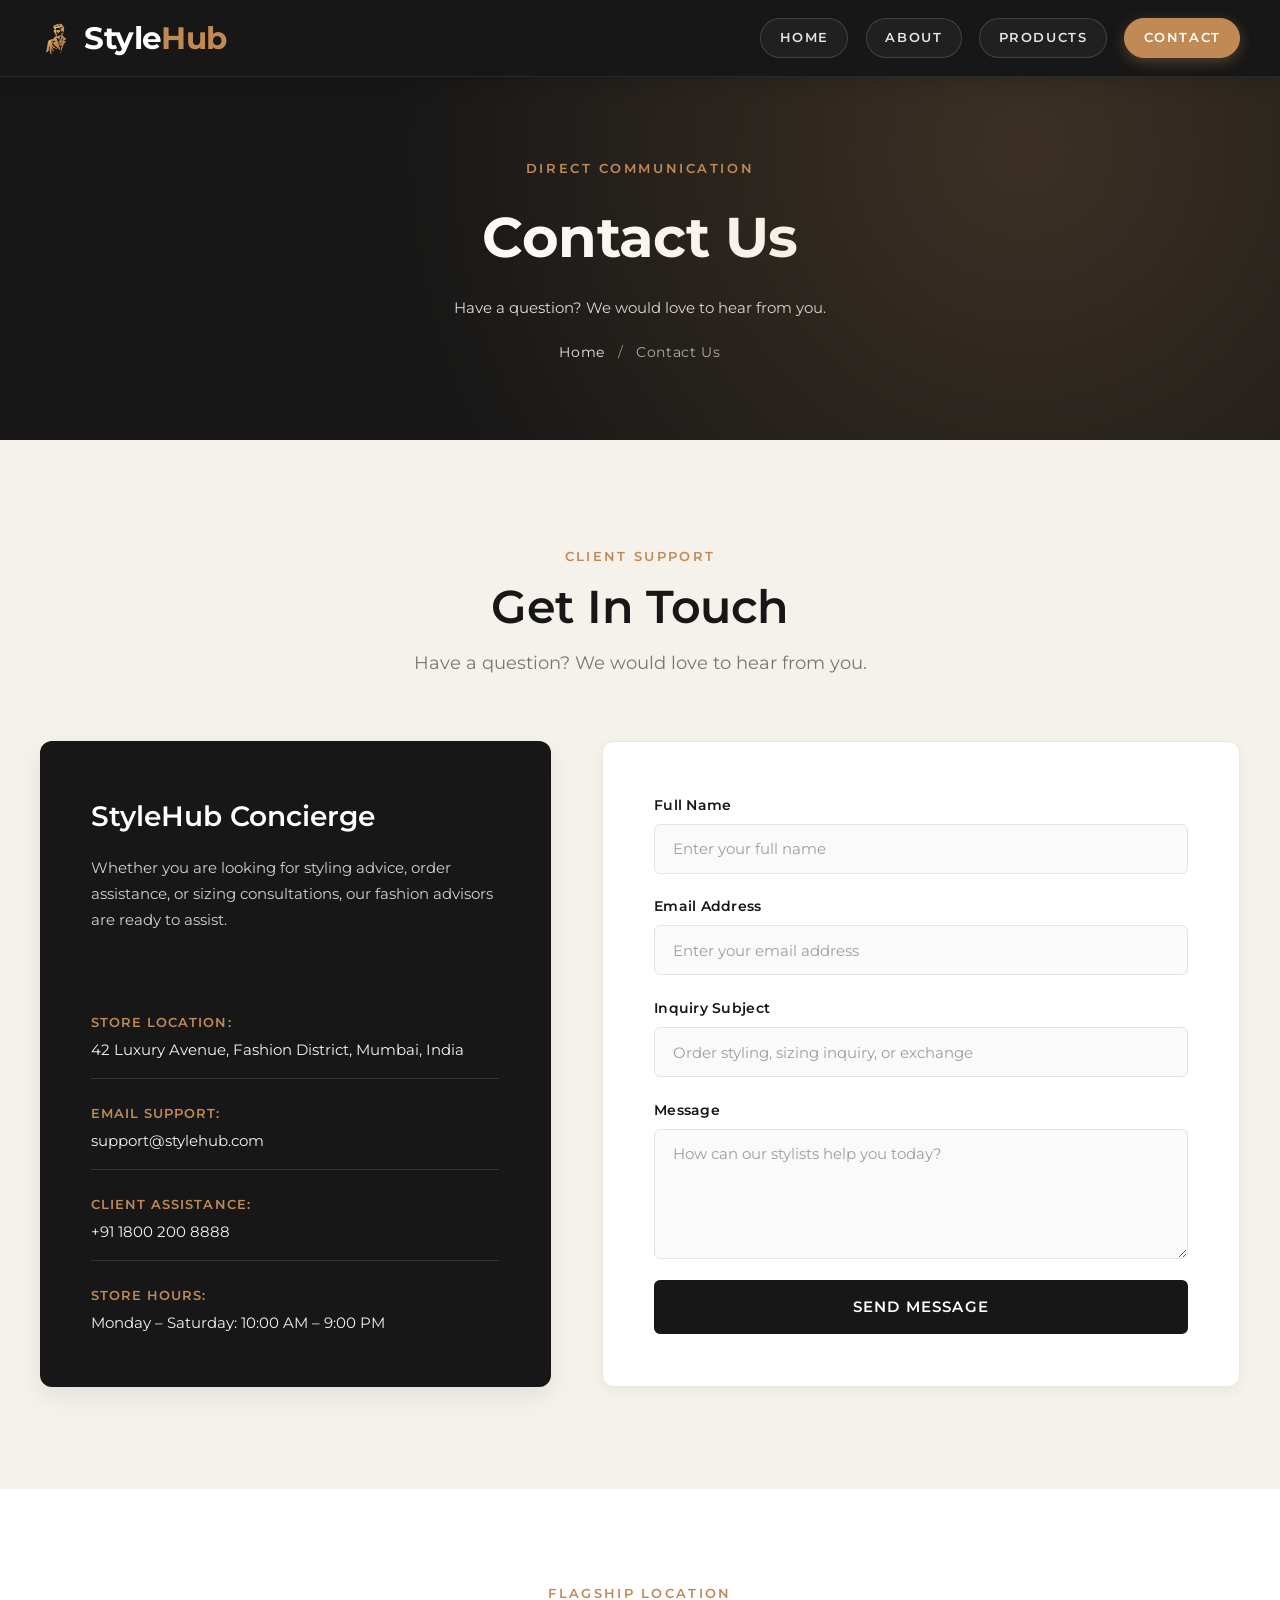
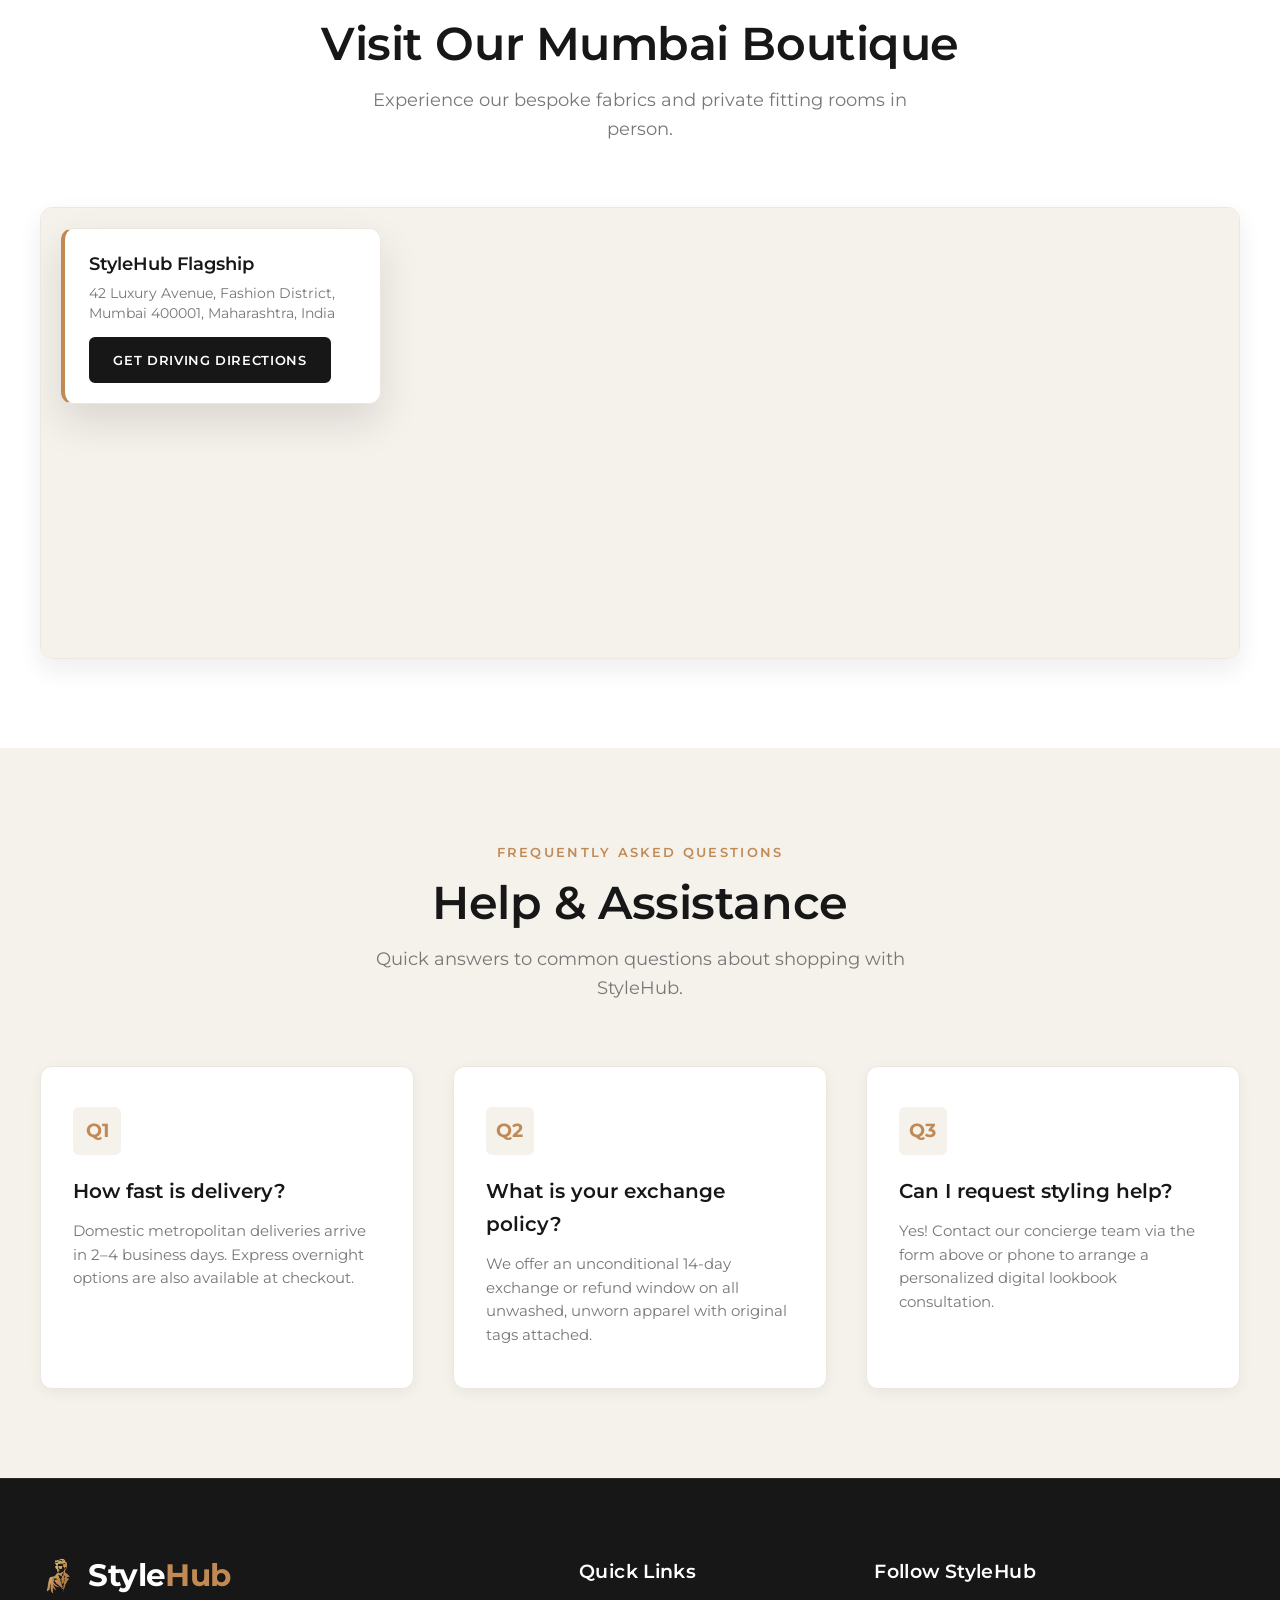
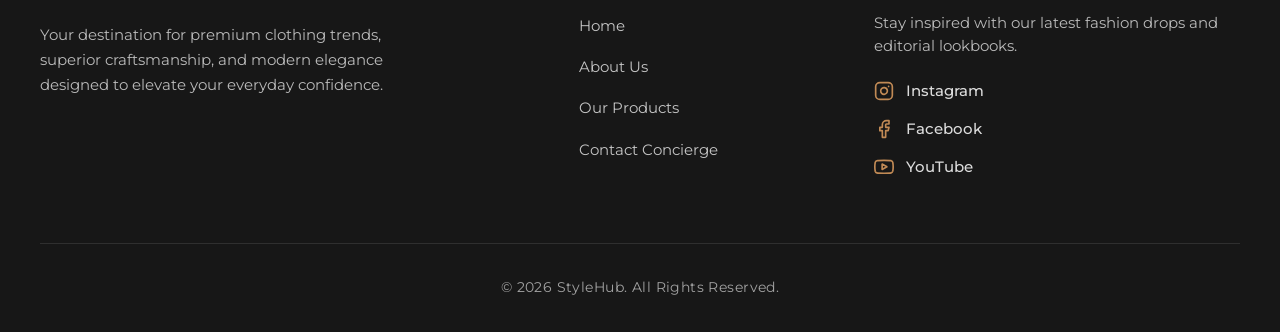
<file: contact.html>
<!DOCTYPE html>
<html lang="en" dir="ltr">
<head>
  <meta charset="UTF-8">
  <meta name="viewport" content="width=device-width, initial-scale=1.0">

  <!-- SEO Primary Meta Tags -->
  <title>Contact StyleHub Concierge | Store Location, Map & Client Support</title>
  <meta name="description" content="Contact the StyleHub client concierge team. Visit our flagship boutique in Mumbai's Fashion District, view our interactive map, and send direct styling inquiries.">
  <meta name="keywords" content="StyleHub contact, fashion concierge, Mumbai boutique map, customer support, sizing consultation, store location">
  <meta name="author" content="StyleHub Fashion House">
  <link rel="canonical" href="https://www.stylehub.com/contact.html">

  <!-- Open Graph / Facebook / WhatsApp -->
  <meta property="og:type" content="website">
  <meta property="og:url" content="https://www.stylehub.com/contact.html">
  <meta property="og:title" content="Contact StyleHub | Flagship Boutique, Map & Inquiries">
  <meta property="og:description" content="Get in touch with StyleHub. Visit our boutique in Mumbai or send styling inquiries to our fashion advisors.">
  <meta property="og:image" content="assets/images/about-boutique.jpg">
  <meta property="og:site_name" content="StyleHub">

  <!-- Twitter Meta Tags -->
  <meta name="twitter:card" content="summary_large_image">
  <meta name="twitter:title" content="Contact StyleHub | Flagship Boutique, Map & Inquiries">
  <meta name="twitter:description" content="Get in touch with StyleHub. Visit our boutique in Mumbai or send inquiries to our fashion advisors.">
  <meta name="twitter:image" content="assets/images/about-boutique.jpg">

  <!-- Google Fonts Preconnect & Stylesheet -->
  <link rel="preconnect" href="https://fonts.googleapis.com">
  <link rel="preconnect" href="https://fonts.gstatic.com" crossorigin>
  <link href="https://fonts.googleapis.com/css2?family=Montserrat:ital,wght@0,300;0,400;0,500;0,600;0,700;0,800;0,900;1,300;1,400;1,500;1,600;1,700;1,800;1,900&display=swap" rel="stylesheet">

  <!-- Schema.org JSON-LD Structured Data for Local Business & ContactPage -->
  <script type="application/ld+json">
  {
    "@context": "https://schema.org",
    "@type": "ClothingStore",
    "name": "StyleHub Flagship Boutique",
    "image": "https://www.stylehub.com/assets/images/about-boutique.jpg",
    "address": {
      "@type": "PostalAddress",
      "streetAddress": "42 Luxury Avenue, Fashion District",
      "addressLocality": "Mumbai",
      "addressRegion": "MH",
      "postalCode": "400001",
      "addressCountry": "IN"
    },
    "telephone": "+91 1800 200 8888",
    "email": "support@stylehub.com",
    "openingHours": "Mo-Sa 10:00-21:00",
    "priceRange": "₹₹₹"
  }
  </script>

  <!-- Favicon Matching Brand Hanger Suit Insignia -->
  <link rel="icon" type="image/svg+xml" href="assets/images/favicon.svg">

  <!-- Individual External CSS Stylesheet for Contact Page -->
  <link rel="stylesheet" href="contact.css">
</head>
<body>

  <!-- Navigation Bar -->
  <header class="header" role="banner">
    <nav class="navbar container" aria-label="Main Navigation">
      <!-- Brand Logo -->
      <a href="index.html" class="logo" aria-label="StyleHub Home">
        <img src="assets/images/brand-icon.svg" alt="StyleHub Brand Mark" class="brand-logo-icon">
        <span class="logo-text">Style<span>Hub</span></span>
      </a>

      <!-- Navigation & Controls Cluster -->
      <div class="nav-right-cluster">
        <!-- CSS-Only Mobile Menu Toggle -->
        <input type="checkbox" id="nav-toggle" class="nav-toggle" aria-label="Toggle mobile menu">
        <label for="nav-toggle" class="nav-toggle-label" aria-label="Open navigation menu">
          <span class="hamburger-bar"></span>
          <span class="hamburger-bar"></span>
          <span class="hamburger-bar"></span>
        </label>

        <!-- Navigation Links -->
        <ul class="nav-menu">
          <li class="nav-item">
            <a href="index.html" class="nav-link">Home</a>
          </li>
          <li class="nav-item">
            <a href="about.html" class="nav-link">About</a>
          </li>
          <li class="nav-item">
            <a href="products.html" class="nav-link">Products</a>
          </li>
          <li class="nav-item">
            <a href="contact.html" class="nav-link active" aria-current="page">Contact</a>
          </li>
        </ul>
      </div>
    </nav>
  </header>

  <!-- Main Website Content -->
  <main>
    <!-- Page Banner -->
    <section class="page-banner" aria-label="Page Header">
      <div class="container">
        <span class="banner-tag">Direct Communication</span>
        <h1 class="banner-title">Contact Us</h1>
        <p class="banner-desc">
          Have a question? We would love to hear from you.
        </p>
        <nav class="breadcrumb-nav" aria-label="Breadcrumb">
          <a href="index.html">Home</a>
          <span class="breadcrumb-separator">/</span>
          <span>Contact Us</span>
        </nav>
      </div>
    </section>

    <!-- 1. Contact Form & Info Section -->
    <section class="contact-section" id="inquiry" aria-labelledby="contact-heading">
      <div class="container">
        <!-- Section Header -->
        <div class="section-header text-center">
          <span class="section-tag">Client Support</span>
          <h2 class="section-title" id="contact-heading">Get In Touch</h2>
          <p class="section-subtitle">Have a question? We would love to hear from you.</p>
        </div>

        <div class="contact-wrapper">
          <!-- Contact Info Column -->
          <div class="contact-info-card">
            <div>
              <h3 class="contact-card-title">StyleHub Concierge</h3>
              <p class="contact-card-desc">
                Whether you are looking for styling advice, order assistance, or sizing consultations, our fashion advisors are ready to assist.
              </p>
            </div>

            <ul class="contact-details-list">
              <li class="contact-detail-item">
                <span class="detail-label">Store Location:</span>
                <span class="detail-value">42 Luxury Avenue, Fashion District, Mumbai, India</span>
              </li>
              <li class="contact-detail-item">
                <span class="detail-label">Email Support:</span>
                <a href="mailto:support@stylehub.com" class="detail-link">support@stylehub.com</a>
              </li>
              <li class="contact-detail-item">
                <span class="detail-label">Client Assistance:</span>
                <a href="tel:+9118002008888" class="detail-link">+91 1800 200 8888</a>
              </li>
              <li class="contact-detail-item">
                <span class="detail-label">Store Hours:</span>
                <span class="detail-value">Monday – Saturday: 10:00 AM – 9:00 PM</span>
              </li>
            </ul>
          </div>

          <!-- Contact Form Column -->
          <div class="contact-form-card">
            <form class="contact-form" action="contact.html" method="get">
              <div class="form-group">
                <label for="contact-name" class="form-label">Full Name</label>
                <input 
                  type="text" 
                  id="contact-name" 
                  name="name" 
                  class="form-control" 
                  placeholder="Enter your full name" 
                  required
                >
              </div>

              <div class="form-group">
                <label for="contact-email" class="form-label">Email Address</label>
                <input 
                  type="email" 
                  id="contact-email" 
                  name="email" 
                  class="form-control" 
                  placeholder="Enter your email address" 
                  required
                >
              </div>

              <div class="form-group">
                <label for="contact-subject" class="form-label">Inquiry Subject</label>
                <input 
                  type="text" 
                  id="contact-subject" 
                  name="subject" 
                  class="form-control" 
                  placeholder="Order styling, sizing inquiry, or exchange" 
                  required
                >
              </div>

              <div class="form-group">
                <label for="contact-message" class="form-label">Message</label>
                <textarea 
                  id="contact-message" 
                  name="message" 
                  rows="5" 
                  class="form-control" 
                  placeholder="How can our stylists help you today?" 
                  required
                ></textarea>
              </div>

              <button type="submit" class="btn btn-submit">Send Message</button>
            </form>
          </div>
        </div>
      </div>
    </section>

    <!-- 2. Interactive Flagship Boutique Map Section -->
    <section class="map-section" id="location" aria-labelledby="map-heading">
      <div class="container">
        <div class="section-header text-center">
          <span class="section-tag">Flagship Location</span>
          <h2 class="section-title" id="map-heading">Visit Our Mumbai Boutique</h2>
          <p class="section-subtitle">Experience our bespoke fabrics and private fitting rooms in person.</p>
        </div>

        <div class="map-wrapper">
          <!-- Styled Map Location Overlay Badge -->
          <div class="map-overlay-badge">
            <h3 class="map-badge-title">StyleHub Flagship</h3>
            <p class="map-badge-address">42 Luxury Avenue, Fashion District, Mumbai 400001, Maharashtra, India</p>
            <a href="https://maps.google.com" target="_blank" rel="noopener noreferrer" class="btn btn-directions">Get Driving Directions</a>
          </div>

          <!-- Embedded Responsive Map -->
          <div class="map-embed-container">
            <iframe 
              src="https://www.google.com/maps/embed?pb=!1m18!1m12!1m3!1d120638.0645227718!2d72.77587823330663!3d19.075983700000003!2m3!1f0!2f0!3f0!3m2!1i1024!2i768!4f13.1!3m3!1m2!1s0x3be7c6306644edc1%3A0x5da4ed8f8d648c69!2sMumbai%2C%20Maharashtra!5e0!3m2!1sen!2sin!4v1700000000000!5m2!1sen!2sin" 
              class="map-iframe" 
              allowfullscreen="" 
              loading="lazy" 
              referrerpolicy="no-referrer-when-downgrade" 
              title="StyleHub Boutique Location Map">
            </iframe>
          </div>
        </div>
      </div>
    </section>

    <!-- 3. Support FAQ Section -->
    <section class="faq-section" id="faq" aria-labelledby="faq-heading">
      <div class="container">
        <div class="section-header text-center">
          <span class="section-tag">Frequently Asked Questions</span>
          <h2 class="section-title" id="faq-heading">Help & Assistance</h2>
          <p class="section-subtitle">Quick answers to common questions about shopping with StyleHub.</p>
        </div>

        <div class="faq-grid">
          <div class="faq-card">
            <div class="faq-icon" aria-hidden="true">Q1</div>
            <h3 class="faq-title">How fast is delivery?</h3>
            <p class="faq-desc">Domestic metropolitan deliveries arrive in 2–4 business days. Express overnight options are also available at checkout.</p>
          </div>
          <div class="faq-card">
            <div class="faq-icon" aria-hidden="true">Q2</div>
            <h3 class="faq-title">What is your exchange policy?</h3>
            <p class="faq-desc">We offer an unconditional 14-day exchange or refund window on all unwashed, unworn apparel with original tags attached.</p>
          </div>
          <div class="faq-card">
            <div class="faq-icon" aria-hidden="true">Q3</div>
            <h3 class="faq-title">Can I request styling help?</h3>
            <p class="faq-desc">Yes! Contact our concierge team via the form above or phone to arrange a personalized digital lookbook consultation.</p>
          </div>
        </div>
      </div>
    </section>
  </main>

  <!-- Footer Section -->
  <footer class="footer" role="contentinfo">
    <div class="container">
      <div class="footer-grid">
        <!-- Brand Info -->
        <div class="footer-brand">
          <a href="index.html" class="logo footer-logo">
            <img src="assets/images/brand-icon.svg" alt="StyleHub Brand Mark" class="brand-logo-icon">
            <span class="logo-text">Style<span>Hub</span></span>
          </a>
          <p class="footer-description">
            Your destination for premium clothing trends, superior craftsmanship, and modern elegance designed to elevate your everyday confidence.
          </p>
        </div>

        <!-- Quick Links -->
        <div class="footer-nav">
          <h4 class="footer-heading">Quick Links</h4>
          <ul class="footer-links">
            <li><a href="index.html" class="footer-link">Home</a></li>
            <li><a href="about.html" class="footer-link">About Us</a></li>
            <li><a href="products.html" class="footer-link">Our Products</a></li>
            <li><a href="contact.html" class="footer-link">Contact Concierge</a></li>
          </ul>
        </div>

        <!-- Social Media Links -->
        <div class="footer-social">
          <h4 class="footer-heading">Follow StyleHub</h4>
          <p class="footer-social-text">Stay inspired with our latest fashion drops and editorial lookbooks.</p>
          <div class="social-links-wrapper">
            <a href="https://instagram.com" target="_blank" rel="noopener noreferrer" class="social-link" aria-label="StyleHub on Instagram">
              <svg class="social-icon" viewBox="0 0 24 24" fill="none" stroke="currentColor" stroke-width="2" stroke-linecap="round" stroke-linejoin="round">
                <rect x="2" y="2" width="20" height="20" rx="5" ry="5"></rect>
                <path d="M16 11.37A4 4 0 1 1 12.63 8 4 4 0 0 1 16 11.37z"></path>
                <line x1="17.5" y1="6.5" x2="17.51" y2="6.5"></line>
              </svg>
              <span>Instagram</span>
            </a>
            <a href="https://facebook.com" target="_blank" rel="noopener noreferrer" class="social-link" aria-label="StyleHub on Facebook">
              <svg class="social-icon" viewBox="0 0 24 24" fill="none" stroke="currentColor" stroke-width="2" stroke-linecap="round" stroke-linejoin="round">
                <path d="M18 2h-3a5 5 0 0 0-5 5v3H7v4h3v8h4v-8h3l1-4h-4V7a1 1 0 0 1 1-1h3z"></path>
              </svg>
              <span>Facebook</span>
            </a>
            <a href="https://youtube.com" target="_blank" rel="noopener noreferrer" class="social-link" aria-label="StyleHub on YouTube">
              <svg class="social-icon" viewBox="0 0 24 24" fill="none" stroke="currentColor" stroke-width="2" stroke-linecap="round" stroke-linejoin="round">
                <path d="M22.54 6.42a2.78 2.78 0 0 0-1.94-2C18.88 4 12 4 12 4s-6.88 0-8.6.46a2.78 2.78 0 0 0-1.94 2A29 29 0 0 0 1 11.75a29 29 0 0 0 .46 5.33A2.78 2.78 0 0 0 3.4 19c1.72.46 8.6.46 8.6.46s6.88 0 8.6-.46a2.78 2.78 0 0 0 1.94-2 29 29 0 0 0 .46-5.25 29 29 0 0 0-.46-5.33z"></path>
                <polygon points="9.75 15.02 15.5 11.75 9.75 8.48 9.75 15.02"></polygon>
              </svg>
              <span>YouTube</span>
            </a>
          </div>
        </div>
      </div>

      <!-- Copyright Information -->
      <div class="footer-bottom">
        <p class="copyright-text">&copy; 2026 StyleHub. All Rights Reserved.</p>
      </div>
    </div>
  </footer>

</body>
</html>
</file>
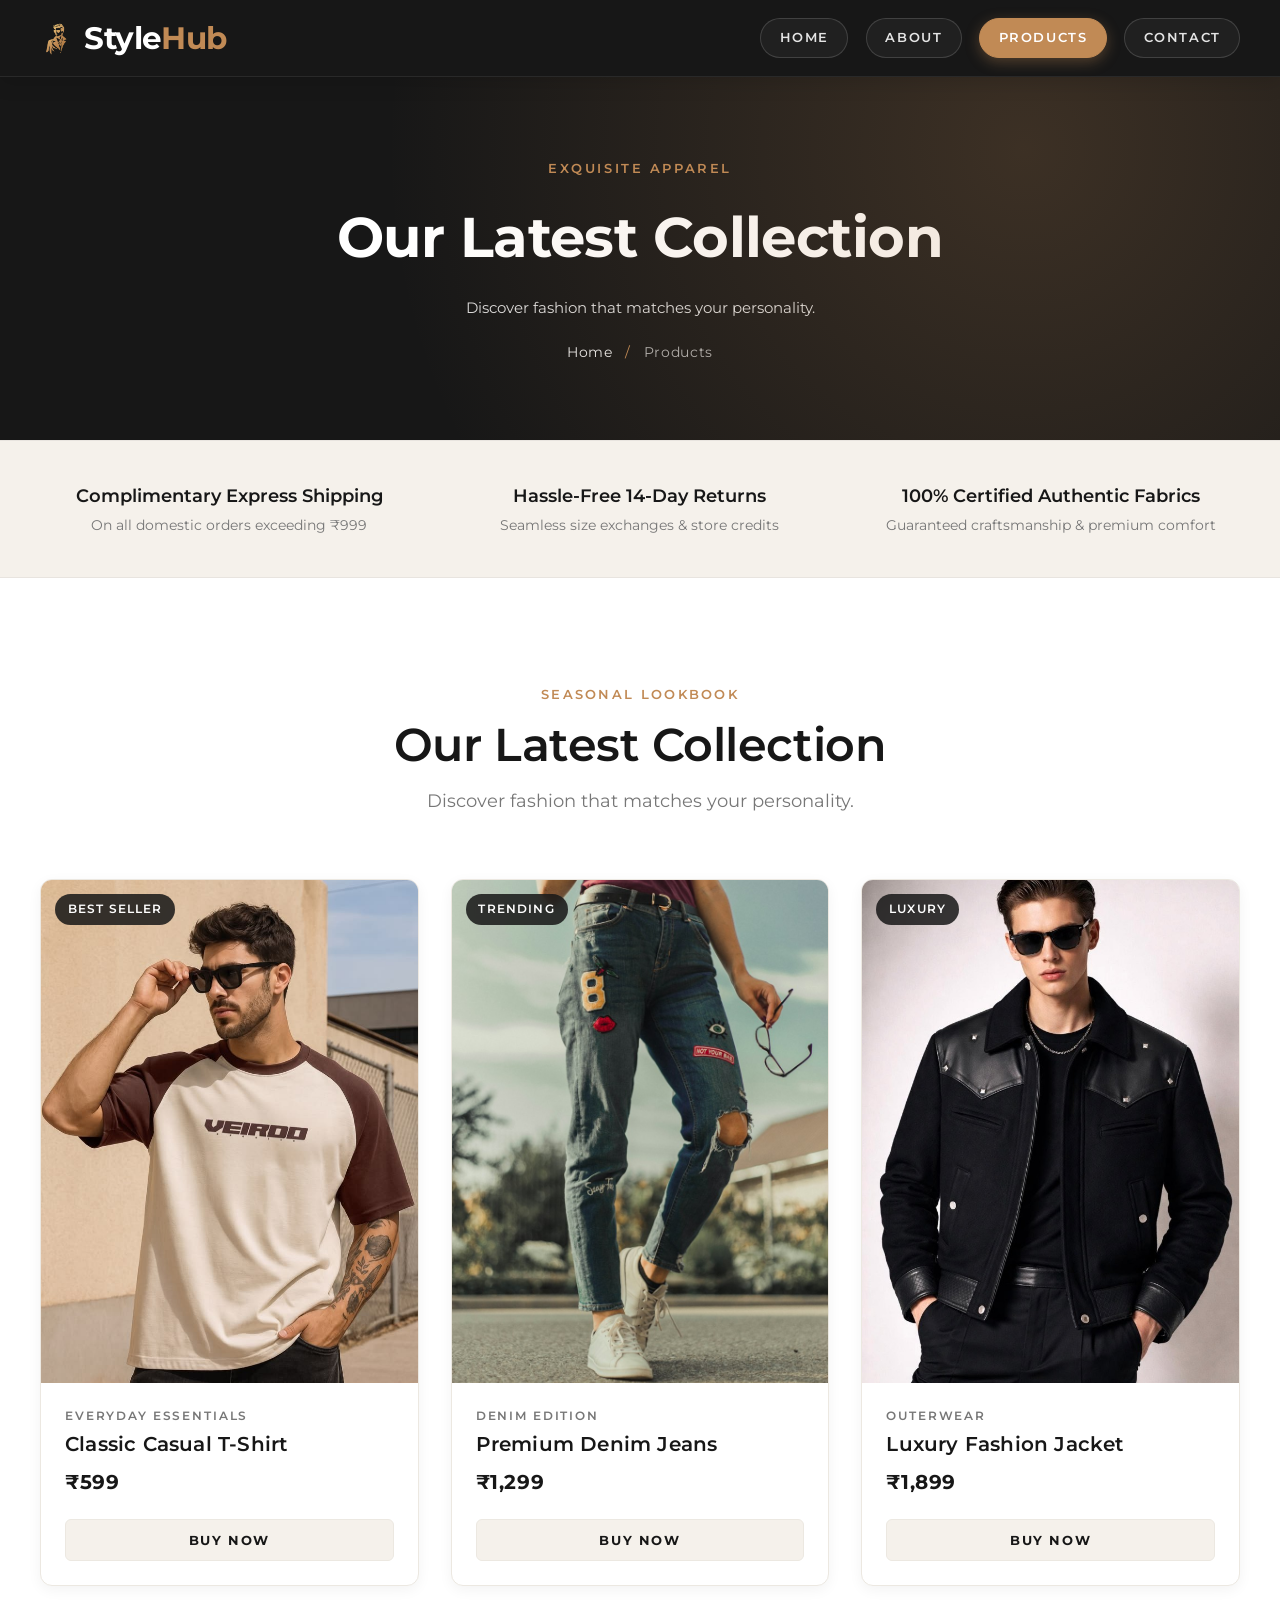
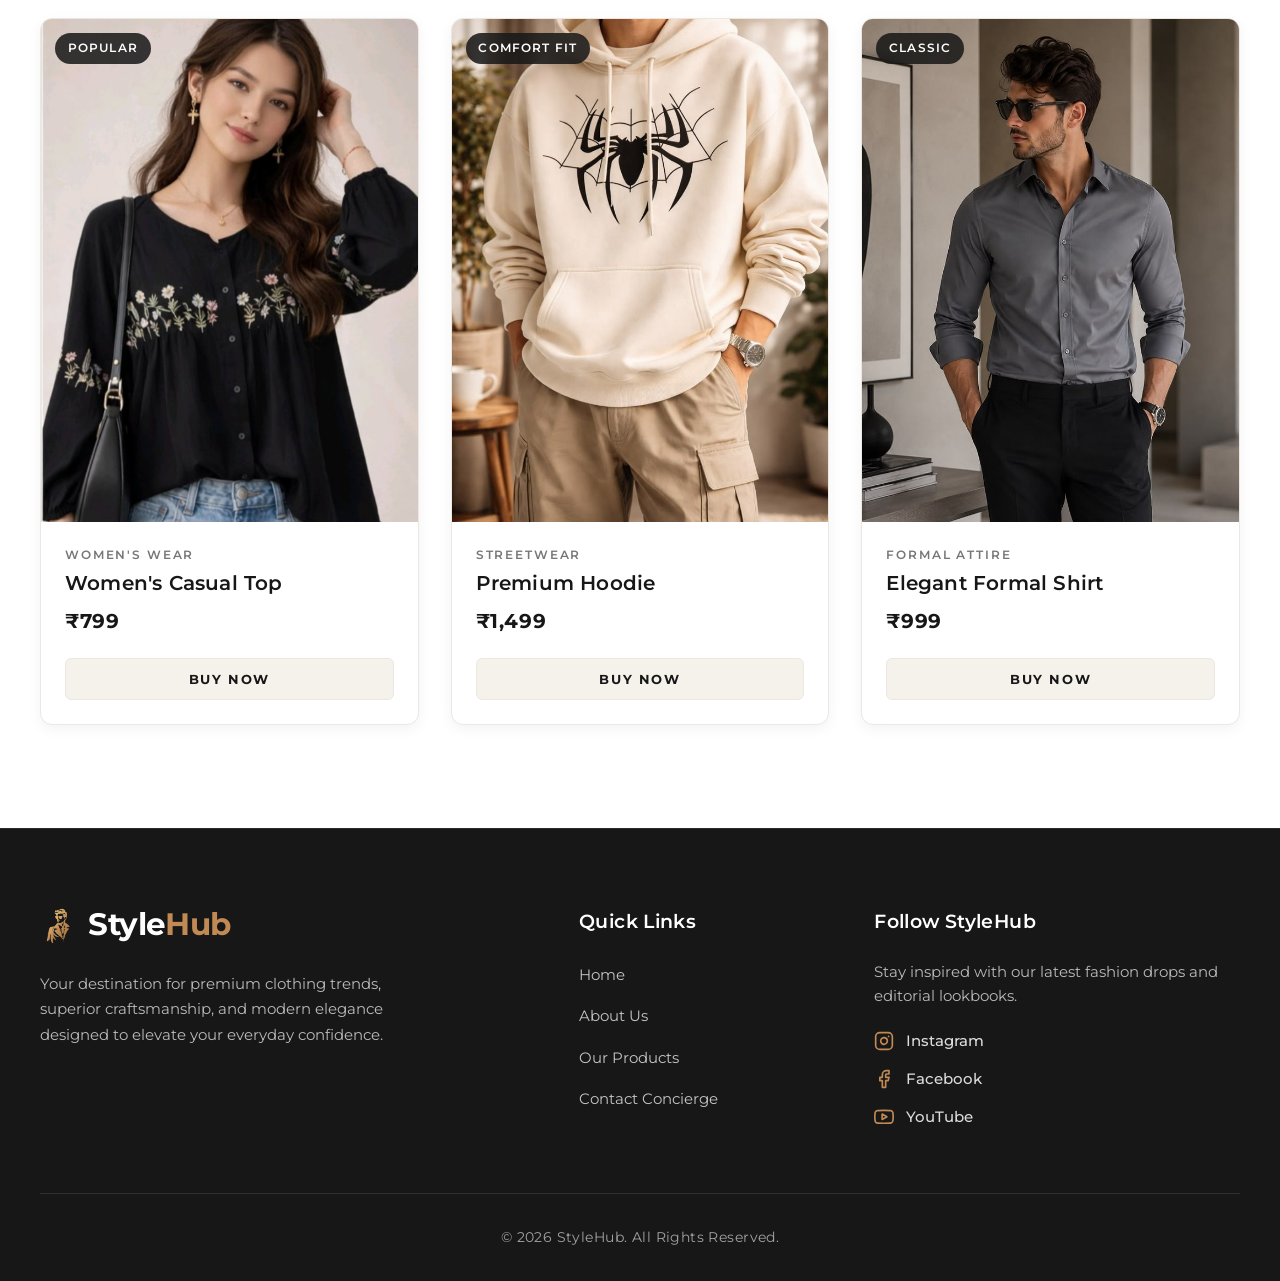
<file: products.html>
<!DOCTYPE html>
<html lang="en" dir="ltr">
<head>
  <meta charset="UTF-8">
  <meta name="viewport" content="width=device-width, initial-scale=1.0">

  <!-- SEO Primary Meta Tags -->
  <title>Our Latest Clothing Collection | StyleHub Premium Online Store</title>
  <meta name="description" content="Shop StyleHub's latest clothing collection: Classic Casual T-Shirts, Premium Denim Jeans, Luxury Fashion Jackets, Women's Tops, Hoodies, and Formal Shirts.">
  <meta name="keywords" content="StyleHub collection, casual t-shirts, denim jeans, luxury jackets, women's tops, premium hoodies, formal shirts, buy clothes online">
  <meta name="author" content="StyleHub Fashion House">
  <link rel="canonical" href="https://www.stylehub.com/products.html">

  <!-- Open Graph / Facebook / WhatsApp -->
  <meta property="og:type" content="website">
  <meta property="og:url" content="https://www.stylehub.com/products.html">
  <meta property="og:title" content="Our Latest Clothing Collection | StyleHub">
  <meta property="og:description" content="Discover fashion that matches your personality. Free express shipping over ₹999.">
  <meta property="og:image" content="assets/images/product-3.jpg">
  <meta property="og:site_name" content="StyleHub">

  <!-- Twitter Meta Tags -->
  <meta name="twitter:card" content="summary_large_image">
  <meta name="twitter:title" content="Our Latest Clothing Collection | StyleHub">
  <meta name="twitter:description" content="Discover fashion that matches your personality. Free express shipping over ₹999.">
  <meta name="twitter:image" content="assets/images/product-3.jpg">

  <!-- Google Fonts Preconnect & Stylesheet -->
  <link rel="preconnect" href="https://fonts.googleapis.com">
  <link rel="preconnect" href="https://fonts.gstatic.com" crossorigin>
  <link href="https://fonts.googleapis.com/css2?family=Montserrat:ital,wght@0,300;0,400;0,500;0,600;0,700;0,800;0,900;1,300;1,400;1,500;1,600;1,700;1,800;1,900&display=swap" rel="stylesheet">

  <!-- Schema.org JSON-LD Structured Data for Product Catalog -->
  <script type="application/ld+json">
  {
    "@context": "https://schema.org",
    "@type": "ItemList",
    "name": "StyleHub Latest Clothing Collection",
    "numberOfItems": 6,
    "itemListElement": [
      {
        "@type": "Product",
        "position": 1,
        "name": "Classic Casual T-Shirt",
        "image": "https://www.stylehub.com/assets/images/product-1.jpg",
        "offers": {
          "@type": "Offer",
          "price": "599",
          "priceCurrency": "INR",
          "availability": "https://schema.org/InStock"
        }
      },
      {
        "@type": "Product",
        "position": 2,
        "name": "Premium Denim Jeans",
        "image": "https://www.stylehub.com/assets/images/product-2.jpg",
        "offers": {
          "@type": "Offer",
          "price": "1299",
          "priceCurrency": "INR",
          "availability": "https://schema.org/InStock"
        }
      },
      {
        "@type": "Product",
        "position": 3,
        "name": "Luxury Fashion Jacket",
        "image": "https://www.stylehub.com/assets/images/product-3.jpg",
        "offers": {
          "@type": "Offer",
          "price": "1899",
          "priceCurrency": "INR",
          "availability": "https://schema.org/InStock"
        }
      }
    ]
  }
  </script>

  <!-- Favicon Matching Brand Hanger Suit Insignia -->
  <link rel="icon" type="image/svg+xml" href="assets/images/favicon.svg">

  <!-- Individual External CSS Stylesheet for Products Page -->
  <link rel="stylesheet" href="products.css">
</head>
<body>

  <!-- Navigation Bar -->
  <header class="header" role="banner">
    <nav class="navbar container" aria-label="Main Navigation">
      <!-- Brand Logo -->
      <a href="index.html" class="logo" aria-label="StyleHub Home">
        <img src="assets/images/brand-icon.svg" alt="StyleHub Brand Mark" class="brand-logo-icon">
        <span class="logo-text">Style<span>Hub</span></span>
      </a>

      <!-- Navigation & Controls Cluster -->
      <div class="nav-right-cluster">
        <!-- CSS-Only Mobile Menu Toggle -->
        <input type="checkbox" id="nav-toggle" class="nav-toggle" aria-label="Toggle mobile menu">
        <label for="nav-toggle" class="nav-toggle-label" aria-label="Open navigation menu">
          <span class="hamburger-bar"></span>
          <span class="hamburger-bar"></span>
          <span class="hamburger-bar"></span>
        </label>

        <!-- Navigation Links -->
        <ul class="nav-menu">
          <li class="nav-item">
            <a href="index.html" class="nav-link">Home</a>
          </li>
          <li class="nav-item">
            <a href="about.html" class="nav-link">About</a>
          </li>
          <li class="nav-item">
            <a href="products.html" class="nav-link active" aria-current="page">Products</a>
          </li>
          <li class="nav-item">
            <a href="contact.html" class="nav-link">Contact</a>
          </li>
        </ul>
      </div>
    </nav>
  </header>

  <!-- Main Website Content -->
  <main>
    <!-- Page Banner -->
    <section class="page-banner" aria-label="Page Header">
      <div class="container">
        <span class="banner-tag">Exquisite Apparel</span>
        <h1 class="banner-title">Our Latest Collection</h1>
        <p class="banner-desc">
          Discover fashion that matches your personality.
        </p>
        <nav class="breadcrumb-nav" aria-label="Breadcrumb">
          <a href="index.html">Home</a>
          <span class="breadcrumb-separator">/</span>
          <span>Products</span>
        </nav>
      </div>
    </section>

    <!-- Trust Guarantees Bar -->
    <section class="trust-bar" aria-label="Trust Guarantees">
      <div class="container">
        <div class="trust-grid">
          <div>
            <h3 class="trust-item-title">Complimentary Express Shipping</h3>
            <p class="trust-item-desc">On all domestic orders exceeding ₹999</p>
          </div>
          <div>
            <h3 class="trust-item-title">Hassle-Free 14-Day Returns</h3>
            <p class="trust-item-desc">Seamless size exchanges & store credits</p>
          </div>
          <div>
            <h3 class="trust-item-title">100% Certified Authentic Fabrics</h3>
            <p class="trust-item-desc">Guaranteed craftsmanship & premium comfort</p>
          </div>
        </div>
      </div>
    </section>

    <!-- Products Catalog Section -->
    <section class="products-section" aria-labelledby="catalog-heading">
      <div class="container">
        <!-- Section Header -->
        <div class="section-header text-center">
          <span class="section-tag">Seasonal Lookbook</span>
          <h2 class="section-title" id="catalog-heading">Our Latest Collection</h2>
          <p class="section-subtitle">Discover fashion that matches your personality.</p>
        </div>

        <!-- Products CSS Grid -->
        <div class="products-grid">
          
          <!-- Product Card 1 -->
          <article class="product-card">
            <div class="product-image-container">
              <img 
                src="assets/images/product-1.jpg" 
                alt="Classic Casual T-Shirt in premium soft cotton" 
                class="product-image"
              >
              <span class="product-badge">Best Seller</span>
            </div>
            <div class="product-info">
              <span class="product-category">Everyday Essentials</span>
              <h3 class="product-name">Classic Casual T-Shirt</h3>
              <p class="product-price">₹599</p>
              <button type="button" class="btn btn-product">Buy Now</button>
            </div>
          </article>

          <!-- Product Card 2 -->
          <article class="product-card">
            <div class="product-image-container">
              <img 
                src="assets/images/product-2.jpg" 
                alt="Premium Denim Jeans tailored with modern slim fit" 
                class="product-image"
              >
              <span class="product-badge">Trending</span>
            </div>
            <div class="product-info">
              <span class="product-category">Denim Edition</span>
              <h3 class="product-name">Premium Denim Jeans</h3>
              <p class="product-price">₹1,299</p>
              <button type="button" class="btn btn-product">Buy Now</button>
            </div>
          </article>

          <!-- Product Card 3 -->
          <article class="product-card">
            <div class="product-image-container">
              <img 
                src="assets/images/product-3.jpg" 
                alt="Luxury Fashion Jacket with crafted detailing" 
                class="product-image"
              >
              <span class="product-badge">Luxury</span>
            </div>
            <div class="product-info">
              <span class="product-category">Outerwear</span>
              <h3 class="product-name">Luxury Fashion Jacket</h3>
              <p class="product-price">₹1,899</p>
              <button type="button" class="btn btn-product">Buy Now</button>
            </div>
          </article>

          <!-- Product Card 4 -->
          <article class="product-card">
            <div class="product-image-container">
              <img 
                src="assets/images/product-4.jpg" 
                alt="Women's Casual Top with chic stylish cut" 
                class="product-image"
              >
              <span class="product-badge">Popular</span>
            </div>
            <div class="product-info">
              <span class="product-category">Women's Wear</span>
              <h3 class="product-name">Women's Casual Top</h3>
              <p class="product-price">₹799</p>
              <button type="button" class="btn btn-product">Buy Now</button>
            </div>
          </article>

          <!-- Product Card 5 -->
          <article class="product-card">
            <div class="product-image-container">
              <img 
                src="assets/images/product-5.jpg" 
                alt="Premium Hoodie with plush fleece lining" 
                class="product-image"
              >
              <span class="product-badge">Comfort Fit</span>
            </div>
            <div class="product-info">
              <span class="product-category">Streetwear</span>
              <h3 class="product-name">Premium Hoodie</h3>
              <p class="product-price">₹1,499</p>
              <button type="button" class="btn btn-product">Buy Now</button>
            </div>
          </article>

          <!-- Product Card 6 -->
          <article class="product-card">
            <div class="product-image-container">
              <img 
                src="assets/images/product-6.jpg" 
                alt="Elegant Formal Shirt crafted with fine woven fabric" 
                class="product-image"
              >
              <span class="product-badge">Classic</span>
            </div>
            <div class="product-info">
              <span class="product-category">Formal Attire</span>
              <h3 class="product-name">Elegant Formal Shirt</h3>
              <p class="product-price">₹999</p>
              <button type="button" class="btn btn-product">Buy Now</button>
            </div>
          </article>

        </div>
      </div>
    </section>
  </main>

  <!-- Footer Section -->
  <footer class="footer" role="contentinfo">
    <div class="container">
      <div class="footer-grid">
        <!-- Brand Info -->
        <div class="footer-brand">
          <a href="index.html" class="logo footer-logo">
            <img src="assets/images/brand-icon.svg" alt="StyleHub Brand Mark" class="brand-logo-icon">
            <span class="logo-text">Style<span>Hub</span></span>
          </a>
          <p class="footer-description">
            Your destination for premium clothing trends, superior craftsmanship, and modern elegance designed to elevate your everyday confidence.
          </p>
        </div>

        <!-- Quick Links -->
        <div class="footer-nav">
          <h4 class="footer-heading">Quick Links</h4>
          <ul class="footer-links">
            <li><a href="index.html" class="footer-link">Home</a></li>
            <li><a href="about.html" class="footer-link">About Us</a></li>
            <li><a href="products.html" class="footer-link">Our Products</a></li>
            <li><a href="contact.html" class="footer-link">Contact Concierge</a></li>
          </ul>
        </div>

        <!-- Social Media Links -->
        <div class="footer-social">
          <h4 class="footer-heading">Follow StyleHub</h4>
          <p class="footer-social-text">Stay inspired with our latest fashion drops and editorial lookbooks.</p>
          <div class="social-links-wrapper">
            <a href="https://instagram.com" target="_blank" rel="noopener noreferrer" class="social-link" aria-label="StyleHub on Instagram">
              <svg class="social-icon" viewBox="0 0 24 24" fill="none" stroke="currentColor" stroke-width="2" stroke-linecap="round" stroke-linejoin="round">
                <rect x="2" y="2" width="20" height="20" rx="5" ry="5"></rect>
                <path d="M16 11.37A4 4 0 1 1 12.63 8 4 4 0 0 1 16 11.37z"></path>
                <line x1="17.5" y1="6.5" x2="17.51" y2="6.5"></line>
              </svg>
              <span>Instagram</span>
            </a>
            <a href="https://facebook.com" target="_blank" rel="noopener noreferrer" class="social-link" aria-label="StyleHub on Facebook">
              <svg class="social-icon" viewBox="0 0 24 24" fill="none" stroke="currentColor" stroke-width="2" stroke-linecap="round" stroke-linejoin="round">
                <path d="M18 2h-3a5 5 0 0 0-5 5v3H7v4h3v8h4v-8h3l1-4h-4V7a1 1 0 0 1 1-1h3z"></path>
              </svg>
              <span>Facebook</span>
            </a>
            <a href="https://youtube.com" target="_blank" rel="noopener noreferrer" class="social-link" aria-label="StyleHub on YouTube">
              <svg class="social-icon" viewBox="0 0 24 24" fill="none" stroke="currentColor" stroke-width="2" stroke-linecap="round" stroke-linejoin="round">
                <path d="M22.54 6.42a2.78 2.78 0 0 0-1.94-2C18.88 4 12 4 12 4s-6.88 0-8.6.46a2.78 2.78 0 0 0-1.94 2A29 29 0 0 0 1 11.75a29 29 0 0 0 .46 5.33A2.78 2.78 0 0 0 3.4 19c1.72.46 8.6.46 8.6.46s6.88 0 8.6-.46a2.78 2.78 0 0 0 1.94-2 29 29 0 0 0 .46-5.25 29 29 0 0 0-.46-5.33z"></path>
                <polygon points="9.75 15.02 15.5 11.75 9.75 8.48 9.75 15.02"></polygon>
              </svg>
              <span>YouTube</span>
            </a>
          </div>
        </div>
      </div>

      <!-- Copyright Information -->
      <div class="footer-bottom">
        <p class="copyright-text">&copy; 2026 StyleHub. All Rights Reserved.</p>
      </div>
    </div>
  </footer>

</body>
</html>
</file>
<file: index.css>
/* ==========================================================================
   STYLEHUB - HOME PAGE STYLESHEET (index.css)
   Pure CSS3 Stylesheet with High-Fashion Editorial Hero, Dark/Light Mode, RTL
   ========================================================================== */

/* --------------------------------------------------------------------------
   1. CSS Custom Properties (:root) & Theme Tokens
   -------------------------------------------------------------------------- */
:root {
  /* Brand Color Palette */
  --primary: #171717;
  --secondary: #F5F1EB;
  --accent: #C18A55;
  --accent-hover: #A67343;
  --accent-light: #F2E8DC;
  --bg-white: #FFFFFF;
  --card-bg: #FFFFFF;
  --card-alt: #FAFAFA;
  --text-main: #292929;
  --text-muted: #777777;
  --border-light: #E8E4DF;
  --border-card: #ECE8E1;
  --header-bg: #EAE6E1;
  --hero-bg: #EAE6E1;
  --hero-watermark: #171717;

  /* Montserrat - Modern Fashion Luxury Identity Throughout Website */
  --font-heading: 'Montserrat', -apple-system, BlinkMacSystemFont, 'Segoe UI', Roboto, sans-serif;
  --font-subheading: 'Montserrat', -apple-system, BlinkMacSystemFont, 'Segoe UI', Roboto, sans-serif;
  --font-body: 'Montserrat', -apple-system, BlinkMacSystemFont, 'Segoe UI', Roboto, sans-serif;

  /* Elevation & Shadows */
  --shadow-sm: 0 4px 14px rgba(23, 23, 23, 0.05);
  --shadow-md: 0 10px 25px rgba(23, 23, 23, 0.08);
  --shadow-lg: 0 18px 40px rgba(23, 23, 23, 0.12);
  --shadow-hover: 0 22px 48px rgba(23, 23, 23, 0.15);

  /* Radii */
  --radius-sm: 4px;
  --radius-md: 10px;
  --radius-lg: 16px;
  --radius-full: 9999px;

  /* Transitions */
  --transition-fast: 0.2s cubic-bezier(0.25, 1, 0.5, 1);
  --transition-normal: 0.35s cubic-bezier(0.25, 1, 0.5, 1);
  --transition-slow: 0.6s cubic-bezier(0.25, 1, 0.5, 1);

  /* Layout */
  --container-max: 1320px;
  --header-height: 76px;
}

/* --------------------------------------------------------------------------
   Dark Mode Styles (Auto via OS preference OR Pure CSS Toggle)
   -------------------------------------------------------------------------- */
@media (prefers-color-scheme: dark) {
  :root {
    --primary: #F0ECE6;
    --secondary: #1F1D1A;
    --accent: #D4A373;
    --accent-hover: #E6B98D;
    --accent-light: #2A2520;
    --bg-white: #141312;
    --card-bg: #1C1A18;
    --card-alt: #22201D;
    --text-main: #EDEDED;
    --text-muted: #A39E99;
    --border-light: #2D2A26;
    --border-card: #332F2A;
    --header-bg: #141312;
    --hero-bg: #141312;
    --hero-watermark: rgba(240, 236, 230, 0.88);
    --shadow-sm: 0 4px 14px rgba(0, 0, 0, 0.3);
    --shadow-md: 0 10px 25px rgba(0, 0, 0, 0.4);
    --shadow-lg: 0 18px 40px rgba(0, 0, 0, 0.5);
  }
}

html:has(#theme-toggle:checked),
body:has(#theme-toggle:checked) {
  --primary: #F0ECE6;
  --secondary: #1F1D1A;
  --accent: #D4A373;
  --accent-hover: #E6B98D;
  --accent-light: #2A2520;
  --bg-white: #141312;
  --card-bg: #1C1A18;
  --card-alt: #22201D;
  --text-main: #EDEDED;
  --text-muted: #A39E99;
  --border-light: #2D2A26;
  --border-card: #332F2A;
  --header-bg: #141312;
  --hero-bg: #141312;
  --hero-watermark: rgba(240, 236, 230, 0.88);
  --shadow-sm: 0 4px 14px rgba(0, 0, 0, 0.3);
  --shadow-md: 0 10px 25px rgba(0, 0, 0, 0.4);
  --shadow-lg: 0 18px 40px rgba(0, 0, 0, 0.5);
}

/* --------------------------------------------------------------------------
   2. Reset & Base Styles
   -------------------------------------------------------------------------- */
*,
*::before,
*::after {
  box-sizing: border-box;
  margin: 0;
  padding: 0;
}

html {
  font-size: 16px;
  scroll-behavior: smooth;
  scroll-padding-top: var(--header-height);
  -webkit-font-smoothing: antialiased;
  -moz-osx-font-smoothing: grayscale;
  overflow-x: clip;
}

body {
  font-family: var(--font-body);
  font-size: clamp(0.95rem, 0.4vw + 0.85rem, 1.05rem);
  font-weight: 400;
  line-height: 1.65;
  color: var(--text-main);
  background-color: var(--bg-white);
  overflow-x: clip;
  display: flex;
  flex-direction: column;
  min-height: 100vh;
  transition: background-color var(--transition-normal), color var(--transition-normal);
}

main {
  flex: 1 0 auto;
}

img {
  max-width: 100%;
  height: auto;
  display: block;
}

a {
  color: inherit;
  text-decoration: none;
  transition: color var(--transition-fast);
}

ul, ol {
  list-style: none;
}

button, input, textarea {
  font-family: inherit;
  font-size: inherit;
  color: inherit;
}

/* --------------------------------------------------------------------------
   3. RTL Compatibility Support
   -------------------------------------------------------------------------- */
[dir="rtl"] {
  text-align: start;
}

[dir="rtl"] .hero-editorial-left {
  left: auto;
  right: clamp(1.5rem, 4vw, 4rem);
}

[dir="rtl"] .hero-actions-left {
  left: auto;
  right: clamp(1.5rem, 4vw, 4rem);
}

[dir="rtl"] .hero-badge-right {
  right: auto;
  left: clamp(1.5rem, 4vw, 4rem);
}

[dir="rtl"] .footer-link:hover {
  transform: translateX(-4px);
}

/* --------------------------------------------------------------------------
   4. Navigation Bar & Header Controls
   -------------------------------------------------------------------------- */
.header {
  position: sticky;
  top: 0;
  z-index: 1000;
  background-color: var(--primary); /* Identical color to footer: #171717 */
  backdrop-filter: blur(14px);
  -webkit-backdrop-filter: blur(14px);
  border-bottom: 1px solid rgba(255, 255, 255, 0.08);
  box-shadow: 0 4px 20px rgba(0, 0, 0, 0.15);
  transition: background-color var(--transition-normal);
}

.navbar {
  display: flex;
  align-items: center;
  justify-content: space-between;
  height: var(--header-height);
  position: relative;
}

/* Brand Logo */
.logo {
  display: inline-flex;
  align-items: center;
  gap: 0.65rem;
  z-index: 1002;
  text-decoration: none;
}

.brand-logo-icon {
  width: 34px;
  height: 34px;
  flex-shrink: 0;
  display: block;
  transition: transform var(--transition-fast), filter var(--transition-fast);
}

.logo:hover .brand-logo-icon {
  transform: scale(1.08) translateY(-1px);
  filter: drop-shadow(0 2px 8px rgba(232, 202, 126, 0.45));
}

.footer-logo .brand-logo-icon {
  width: 38px;
  height: 38px;
}

.logo-text {
  font-family: var(--font-heading);
  font-size: clamp(1.65rem, 2.4vw, 2.05rem);
  font-weight: 700;
  letter-spacing: -0.02em;
  color: #FFFFFF;
  line-height: 1;
}

.logo-text span {
  color: var(--accent);
}

/* Nav Right Cluster */
.nav-right-cluster {
  display: flex;
  align-items: center;
  gap: clamp(1.2rem, 2.5vw, 2.5rem);
}

/* Nav Menu & Links */
.nav-menu {
  display: flex;
  align-items: center;
  gap: clamp(0.6rem, 1.4vw, 1.15rem);
}

.nav-link {
  font-family: var(--font-subheading);
  font-size: 0.8rem;
  font-weight: 600;
  letter-spacing: 0.12em;
  text-transform: uppercase;
  color: rgba(255, 255, 255, 0.88);
  padding: 0.5rem 1.15rem;
  border-radius: 24px;
  border: 1px solid rgba(255, 255, 255, 0.15);
  background-color: rgba(255, 255, 255, 0.04);
  display: inline-flex;
  align-items: center;
  justify-content: center;
  text-decoration: none;
  transition: all var(--transition-normal);
}

.nav-link:hover {
  color: #FFFFFF;
  background-color: var(--accent);
  border-color: var(--accent);
  box-shadow: 0 4px 14px rgba(193, 138, 85, 0.35);
  transform: translateY(-1px);
}

.nav-link.active {
  color: #FFFFFF;
  background-color: var(--accent);
  border-color: var(--accent);
  box-shadow: 0 4px 14px rgba(193, 138, 85, 0.35);
}

/* Mobile Hamburger Toggle */
.nav-toggle {
  display: none;
}

.nav-toggle-label {
  display: none;
  flex-direction: column;
  justify-content: space-between;
  width: 26px;
  height: 20px;
  cursor: pointer;
  z-index: 1002;
}

.hamburger-bar {
  display: block;
  width: 100%;
  height: 2.2px;
  background-color: #FFFFFF;
  border-radius: 2px;
  transition: transform var(--transition-normal), opacity var(--transition-normal);
}

/* --------------------------------------------------------------------------
   5. High-Fashion Editorial Hero Section (Inspired by Model Composition)
   -------------------------------------------------------------------------- */
.hero-editorial-section {
  position: relative;
  background-color: var(--hero-bg);
  min-height: calc(100vh - var(--header-height));
  display: flex;
  align-items: center;
  justify-content: center;
  overflow: hidden;
  padding: 2.5rem 0 3rem;
  transition: background-color var(--transition-normal);
}

.hero-editorial-container {
  position: relative;
  width: 100%;
  max-width: var(--container-max);
  min-height: calc(100vh - var(--header-height) - 4rem);
  display: flex;
  align-items: center;
  justify-content: center;
  margin-inline: auto;
  padding-inline: clamp(1.25rem, 4vw, 2.5rem);
}

/* Giant Central Typography Watermark ("STYLEHUB") */
.hero-giant-watermark {
  position: absolute;
  top: 50%;
  left: 50%;
  transform: translate(-50%, -50%);
  font-family: var(--font-body);
  font-size: clamp(2.5rem, 12.8vw, 12.2rem);
  font-weight: 900;
  letter-spacing: -0.03em;
  line-height: 0.95;
  text-transform: uppercase;
  color: var(--hero-watermark);
  user-select: none;
  pointer-events: none;
  white-space: nowrap;
  z-index: 1;
  text-align: center;
  width: max-content;
  max-width: 90vw;
  animation: heroWatermarkFade 1.2s cubic-bezier(0.25, 1, 0.5, 1) both;
}

/* Center Model Figure */
.hero-center-model-stage {
  position: relative;
  z-index: 2;
  display: flex;
  flex-direction: column;
  align-items: center;
  justify-content: flex-end;
  height: 100%;
  max-height: 80vh;
}

.hero-model-figure {
  position: relative;
  display: flex;
  align-items: flex-end;
  justify-content: center;
  filter: drop-shadow(0 20px 30px rgba(0, 0, 0, 0.12));
  transition: transform var(--transition-slow);
}

.hero-model-figure:hover {
  transform: scale(1.025);
}

.hero-model-cutout-img {
  max-height: clamp(360px, 70vh, 740px);
  width: auto;
  object-fit: contain;
  display: block;
  position: relative;
  z-index: 2;
  animation: heroModelEntrance 1.2s cubic-bezier(0.25, 1, 0.5, 1) 0.15s both;
}

/* Realistic Ground Contact Shadow under Model */
.hero-model-ground-shadow {
  position: absolute;
  bottom: -12px;
  left: 50%;
  transform: translateX(-50%);
  width: 75%;
  height: 32px;
  background: radial-gradient(ellipse at center, rgba(0, 0, 0, 0.35) 0%, rgba(0, 0, 0, 0.15) 45%, transparent 75%);
  border-radius: 50%;
  z-index: 1;
  pointer-events: none;
}

/* Top-Left Editorial Tagline */
.hero-editorial-topleft {
  position: absolute;
  top: clamp(2rem, 5vw, 4rem);
  left: clamp(1.25rem, 4vw, 3.5rem);
  z-index: 3;
  max-width: 220px;
  animation: heroFadeIn 1s cubic-bezier(0.25, 1, 0.5, 1) 0.4s both;
}

.editorial-tag-title {
  font-family: var(--font-body);
  font-size: clamp(0.78rem, 1.1vw, 0.95rem);
  font-weight: 700;
  letter-spacing: 0.18em;
  text-transform: uppercase;
  line-height: 1.55;
  color: var(--text-main);
  margin-bottom: 0.75rem;
}

.editorial-tag-line {
  width: 48px;
  height: 2px;
  background-color: var(--primary);
  display: block;
}

/* Bottom-Left CTA Buttons */
.hero-actions-bottomleft {
  position: absolute;
  bottom: clamp(2rem, 5vw, 3.5rem);
  left: clamp(1.25rem, 4vw, 3.5rem);
  z-index: 3;
  display: flex;
  align-items: center;
  gap: 1.5rem;
  animation: heroSlideUp 1s cubic-bezier(0.25, 1, 0.5, 1) 0.5s both;
}

.btn-hero-solid {
  background-color: var(--primary);
  color: var(--bg-white);
  padding: 0.9rem 2.2rem;
  font-size: 0.85rem;
  font-weight: 700;
  letter-spacing: 0.14em;
  text-transform: uppercase;
  border: 2px solid var(--primary);
  border-radius: 0;
  transition: all var(--transition-normal);
}

.btn-hero-solid:hover {
  background-color: var(--accent);
  border-color: var(--accent);
  color: #FFFFFF;
  box-shadow: 0 10px 25px rgba(193, 138, 85, 0.35);
  transform: translateY(-2px);
}

.btn-hero-outline,
.btn-hero-minimal {
  font-family: var(--font-body);
  font-size: 0.85rem;
  font-weight: 700;
  letter-spacing: 0.14em;
  text-transform: uppercase;
  color: var(--primary);
  background-color: transparent;
  border: 2px solid var(--primary);
  border-radius: 0;
  padding: 0.9rem 2.2rem;
  display: inline-flex;
  align-items: center;
  justify-content: center;
  text-decoration: none;
  transition: all var(--transition-normal);
}

.btn-hero-outline:hover,
.btn-hero-minimal:hover {
  background-color: var(--primary);
  color: #FFFFFF;
  border-color: var(--primary);
  box-shadow: 0 10px 25px rgba(23, 23, 23, 0.2);
  transform: translateY(-2px);
}

/* Bottom-Right Seasonal Stamp */
.hero-stamp-bottomright {
  position: absolute;
  bottom: clamp(2rem, 5vw, 3.5rem);
  right: clamp(1.25rem, 4vw, 3.5rem);
  z-index: 3;
  text-align: right;
  animation: heroFadeIn 1s cubic-bezier(0.25, 1, 0.5, 1) 0.6s both;
}

[dir="rtl"] .hero-stamp-bottomright {
  text-align: left;
}

.stamp-subtitle {
  font-family: var(--font-body);
  font-size: 0.75rem;
  font-weight: 700;
  letter-spacing: 0.22em;
  text-transform: uppercase;
  color: var(--text-muted);
  line-height: 1.4;
  margin-bottom: 0.25rem;
}

.stamp-year {
  font-family: var(--font-heading);
  font-size: 1.35rem;
  font-weight: 700;
  letter-spacing: 0.1em;
  color: var(--primary);
  display: block;
  margin-bottom: 0.5rem;
}

.stamp-rule {
  width: 44px;
  height: 2px;
  background-color: var(--primary);
  display: inline-block;
}

/* --------------------------------------------------------------------------
   7. Brand Highlights Section
   -------------------------------------------------------------------------- */
.highlights-section {
  padding: clamp(3.5rem, 6vw, 5rem) 0;
  background-color: var(--bg-white);
  border-bottom: 1px solid var(--border-light);
}

.highlights-grid {
  display: grid;
  grid-template-columns: repeat(3, 1fr);
  gap: clamp(1.5rem, 3vw, 2.5rem);
}

.highlight-box {
  background-color: var(--card-bg);
  border: 1px solid var(--border-card);
  border-radius: var(--radius-md);
  padding: clamp(1.75rem, 3vw, 2.25rem);
  text-align: center;
  transition: transform var(--transition-normal), box-shadow var(--transition-normal);
}

.highlight-box:hover {
  transform: translateY(-5px);
  box-shadow: var(--shadow-md);
}

.highlight-number {
  font-family: var(--font-heading);
  font-size: 2.5rem;
  font-weight: 700;
  color: var(--accent);
  line-height: 1;
  margin-bottom: 0.5rem;
}

.highlight-title {
  font-family: var(--font-heading);
  font-size: 1.2rem;
  font-weight: 600;
  color: var(--primary);
  margin-bottom: 0.5rem;
}

.highlight-desc {
  font-size: 0.92rem;
  color: var(--text-muted);
}

/* --------------------------------------------------------------------------
   8. Featured Products Section
   -------------------------------------------------------------------------- */
.products-section {
  padding: clamp(4.5rem, 8vw, 7.5rem) 0;
  background-color: var(--bg-white);
}

.container {
  width: 100%;
  max-width: var(--container-max);
  margin-inline: auto;
  padding-inline: clamp(1.25rem, 4vw, 2.5rem);
}

.text-center {
  text-align: center;
}

.section-header {
  margin-bottom: clamp(2.5rem, 5vw, 4rem);
}

.section-tag {
  display: inline-block;
  font-size: 0.8rem;
  font-weight: 600;
  letter-spacing: 0.18em;
  text-transform: uppercase;
  color: var(--accent);
  margin-bottom: 0.75rem;
}

.section-title {
  font-family: var(--font-heading);
  font-size: clamp(2rem, 3.5vw + 0.5rem, 2.85rem);
  font-weight: 600;
  line-height: 1.25;
  color: var(--primary);
  margin-bottom: 0.75rem;
  letter-spacing: -0.01em;
}

.section-subtitle {
  font-size: clamp(0.95rem, 1vw + 0.3rem, 1.125rem);
  color: var(--text-muted);
  max-width: 600px;
  margin-inline: auto;
}

.products-grid {
  display: grid;
  grid-template-columns: repeat(3, 1fr);
  gap: clamp(1.5rem, 2.5vw, 2.5rem);
}

.product-card {
  background-color: var(--card-bg);
  border: 1px solid var(--border-card);
  border-radius: var(--radius-md);
  overflow: hidden;
  box-shadow: var(--shadow-sm);
  display: flex;
  flex-direction: column;
  transition: transform var(--transition-normal), box-shadow var(--transition-normal), border-color var(--transition-normal);
}

.product-card:hover {
  transform: translateY(-8px);
  box-shadow: var(--shadow-hover);
  border-color: var(--accent);
}

.product-image-container {
  position: relative;
  width: 100%;
  aspect-ratio: 3/4;
  overflow: hidden;
  background-color: var(--secondary);
}

.product-image {
  width: 100%;
  height: 100%;
  object-fit: cover;
  transition: transform var(--transition-slow);
}

.product-card:hover .product-image {
  transform: scale(1.08);
}

.product-badge {
  position: absolute;
  top: 14px;
  inset-inline-start: 14px;
  background-color: rgba(23, 23, 23, 0.85);
  color: #FFFFFF;
  font-size: 0.725rem;
  font-weight: 600;
  letter-spacing: 0.1em;
  text-transform: uppercase;
  padding: 0.35rem 0.8rem;
  border-radius: var(--radius-full);
  backdrop-filter: blur(4px);
  z-index: 2;
  transition: background-color var(--transition-fast);
}

.product-card:hover .product-badge {
  background-color: var(--accent);
}

.product-info {
  padding: 1.5rem;
  display: flex;
  flex-direction: column;
  flex-grow: 1;
}

.product-category {
  font-family: var(--font-subheading);
  font-size: 0.725rem;
  font-weight: 600;
  text-transform: uppercase;
  letter-spacing: 0.16em;
  color: var(--text-muted);
  margin-bottom: 0.35rem;
}

.product-name {
  font-family: var(--font-heading);
  font-size: 1.25rem;
  font-weight: 600;
  letter-spacing: 0.01em;
  color: var(--primary);
  margin-bottom: 0.5rem;
  line-height: 1.35;
  transition: color var(--transition-fast);
}

.product-card:hover .product-name {
  color: var(--accent);
}

.product-price {
  font-family: var(--font-subheading);
  font-size: 1.25rem;
  font-weight: 700;
  letter-spacing: 0.03em;
  color: var(--primary);
  margin-bottom: 1.25rem;
  display: block;
}

.btn-product {
  font-family: var(--font-subheading);
  width: 100%;
  background-color: var(--secondary);
  color: var(--primary);
  border: 1px solid var(--border-card);
  padding: 0.8rem 1.25rem;
  font-size: 0.825rem;
  letter-spacing: 0.12em;
  font-weight: 700;
  text-transform: uppercase;
  display: inline-flex;
  align-items: center;
  justify-content: center;
  cursor: pointer;
  border-radius: var(--radius-sm);
  transition: all var(--transition-fast);
}

.btn-product:hover {
  background-color: var(--primary);
  color: var(--bg-white);
  border-color: var(--primary);
  box-shadow: var(--shadow-sm);
}

.btn-outline {
  display: inline-flex;
  align-items: center;
  justify-content: center;
  background-color: transparent;
  border: 2px solid var(--primary);
  color: var(--primary);
  padding: 0.9rem 2.2rem;
  font-size: 0.85rem;
  font-weight: 700;
  letter-spacing: 0.1em;
  text-transform: uppercase;
  cursor: pointer;
  transition: all var(--transition-normal);
}

.btn-outline:hover {
  background-color: var(--primary);
  color: var(--bg-white);
  transform: translateY(-2px);
  box-shadow: var(--shadow-sm);
}

/* --------------------------------------------------------------------------
   9. Promotional Section
   -------------------------------------------------------------------------- */
.promo-section {
  padding: clamp(4.5rem, 8vw, 7rem) 0;
  background-color: #171717;
  color: #FFFFFF;
  position: relative;
  overflow: hidden;
}

.promo-grid {
  display: grid;
  grid-template-columns: 1.1fr 1fr;
  gap: clamp(2.5rem, 5vw, 5rem);
  align-items: center;
}

.promo-image-wrapper {
  position: relative;
  border-radius: var(--radius-md);
  overflow: hidden;
  box-shadow: var(--shadow-hover);
  aspect-ratio: 16/10;
}

.promo-img {
  width: 100%;
  height: 100%;
  object-fit: cover;
  transition: transform var(--transition-slow);
}

.promo-image-wrapper:hover .promo-img {
  transform: scale(1.05);
}

.promo-content {
  padding: 1rem 0;
}

.promo-badge {
  display: inline-block;
  font-size: 0.8rem;
  font-weight: 600;
  letter-spacing: 0.2em;
  text-transform: uppercase;
  color: var(--accent);
  background-color: rgba(193, 138, 85, 0.15);
  border: 1px solid var(--accent);
  padding: 0.35rem 1rem;
  border-radius: var(--radius-full);
  margin-bottom: 1.25rem;
}

.promo-title {
  font-family: var(--font-heading);
  font-size: clamp(2rem, 3.5vw, 3rem);
  font-weight: 700;
  line-height: 1.2;
  margin-bottom: 1rem;
  color: #FFFFFF;
}

.promo-desc {
  font-size: 1.05rem;
  line-height: 1.7;
  color: rgba(255, 255, 255, 0.85);
  margin-bottom: 2rem;
}

/* --------------------------------------------------------------------------
   10. About Teaser Section
   -------------------------------------------------------------------------- */
.about-teaser {
  background-color: var(--secondary);
  padding: clamp(4.5rem, 8vw, 7.5rem) 0;
}

.about-grid {
  display: grid;
  grid-template-columns: 1fr 1fr;
  gap: clamp(2.5rem, 5vw, 5rem);
  align-items: center;
}

.about-image-wrapper {
  position: relative;
}

.about-image-frame {
  position: relative;
  border-radius: var(--radius-md);
  overflow: hidden;
  box-shadow: var(--shadow-lg);
  aspect-ratio: 4/3;
  background-color: #E2DDD5;
}

.about-img {
  width: 100%;
  height: 100%;
  object-fit: cover;
  object-position: 80% center;
  transition: transform var(--transition-slow);
}

.about-image-wrapper:hover .about-img {
  transform: scale(1.04);
}

.about-accent-badge {
  position: absolute;
  bottom: -20px;
  right: -20px;
  background-color: #171717;
  color: #FFFFFF;
  padding: 1.5rem 1.75rem;
  border-radius: var(--radius-md);
  box-shadow: var(--shadow-hover);
  border-left: 4px solid var(--accent);
  display: flex;
  flex-direction: column;
  max-width: 220px;
}

.badge-number {
  font-family: var(--font-heading);
  font-size: 2.2rem;
  font-weight: 700;
  color: var(--accent);
  line-height: 1;
  margin-bottom: 0.35rem;
}

.badge-text {
  font-size: 0.8rem;
  font-weight: 500;
  line-height: 1.35;
  color: rgba(255, 255, 255, 0.9);
  text-transform: uppercase;
  letter-spacing: 0.05em;
}

.about-lead {
  font-size: clamp(1rem, 0.8vw + 0.6rem, 1.15rem);
  line-height: 1.8;
  color: var(--text-main);
  margin-bottom: 2rem;
}

.btn-primary {
  display: inline-flex;
  align-items: center;
  justify-content: center;
  background-color: var(--primary);
  color: var(--bg-white);
  border: 2px solid var(--primary);
  padding: 0.9rem 2.2rem;
  font-size: 0.85rem;
  font-weight: 700;
  letter-spacing: 0.1em;
  text-transform: uppercase;
  cursor: pointer;
  transition: all var(--transition-normal);
}

.btn-primary:hover {
  background-color: var(--accent);
  border-color: var(--accent);
  color: #FFFFFF;
  box-shadow: 0 10px 25px rgba(193, 138, 85, 0.3);
  transform: translateY(-2px);
}

/* --------------------------------------------------------------------------
   11. Footer Section
   -------------------------------------------------------------------------- */
.footer {
  background-color: #171717;
  color: #FFFFFF;
  padding-top: clamp(4rem, 6vw, 5.5rem);
  padding-bottom: 2rem;
  border-top: 1px solid rgba(255, 255, 255, 0.08);
}

.footer-grid {
  display: grid;
  grid-template-columns: 2fr 1fr 1.5fr;
  gap: clamp(2rem, 4vw, 4rem);
  margin-bottom: clamp(3rem, 5vw, 4rem);
}

.footer-brand .logo-text {
  font-family: var(--font-heading);
  font-weight: 800;
  letter-spacing: -0.01em;
  color: #FFFFFF;
}

.footer-description {
  color: rgba(255, 255, 255, 0.7);
  font-size: 0.925rem;
  line-height: 1.7;
  margin-top: 1.25rem;
  max-width: 380px;
}

.footer-heading {
  font-family: var(--font-heading);
  font-size: 1.2rem;
  font-weight: 600;
  color: #FFFFFF;
  margin-bottom: 1.5rem;
  letter-spacing: 0.02em;
}

.footer-links {
  display: flex;
  flex-direction: column;
  gap: 0.85rem;
}

.footer-link {
  color: rgba(255, 255, 255, 0.75);
  font-size: 0.925rem;
  transition: color var(--transition-fast), transform var(--transition-fast);
  display: inline-block;
}

.footer-link:hover {
  color: var(--accent);
  transform: translateX(4px);
}

.footer-social-text {
  color: rgba(255, 255, 255, 0.7);
  font-size: 0.925rem;
  margin-bottom: 1.25rem;
  line-height: 1.6;
}

.social-links-wrapper {
  display: flex;
  flex-direction: column;
  gap: 0.85rem;
}

.social-link {
  display: inline-flex;
  align-items: center;
  gap: 0.75rem;
  color: rgba(255, 255, 255, 0.85);
  font-size: 0.925rem;
  font-weight: 500;
  transition: color var(--transition-fast), transform var(--transition-fast);
}

.social-icon {
  width: 20px;
  height: 20px;
  stroke: var(--accent);
  transition: stroke var(--transition-fast);
}

.social-link:hover {
  color: var(--accent);
  transform: translateX(4px);
}

.social-link:hover .social-icon {
  stroke: #FFFFFF;
}

.footer-bottom {
  border-top: 1px solid rgba(255, 255, 255, 0.1);
  padding-top: 2rem;
  text-align: center;
}

.copyright-text {
  font-size: 0.875rem;
  color: rgba(255, 255, 255, 0.6);
  letter-spacing: 0.03em;
}

/* --------------------------------------------------------------------------
   12. Keyframe Animations
   -------------------------------------------------------------------------- */
@keyframes heroWatermarkFade {
  from {
    opacity: 0;
    transform: translate(-50%, -46%) scale(0.96);
  }
  to {
    opacity: 0.95;
    transform: translate(-50%, -50%) scale(1);
  }
}

@keyframes heroModelEntrance {
  from {
    opacity: 0;
    transform: translateY(30px);
  }
  to {
    opacity: 1;
    transform: translateY(0);
  }
}

@keyframes heroFadeIn {
  from { opacity: 0; }
  to { opacity: 1; }
}

@keyframes heroSlideUp {
  from {
    opacity: 0;
    transform: translateY(25px);
  }
  to {
    opacity: 1;
    transform: translateY(0);
  }
}

/* --------------------------------------------------------------------------
   13. Responsive Media Queries
   -------------------------------------------------------------------------- */
@media screen and (max-width: 1200px) {
  .hero-giant-watermark {
    font-size: clamp(4.5rem, 16vw, 12rem);
  }
  .products-grid,
  .highlights-grid {
    gap: 1.75rem;
  }
  .about-grid,
  .promo-grid {
    gap: 3rem;
  }
}

@media screen and (max-width: 1023px) {
  .hero-editorial-section {
    padding-bottom: 2rem;
  }
  .hero-giant-watermark {
    font-size: clamp(2.8rem, 12.5vw, 8rem);
    width: max-content;
    max-width: 90vw;
    top: 50%;
  }
  .hero-model-cutout-img {
    max-height: 58vh;
  }
  .products-grid {
    grid-template-columns: repeat(2, 1fr);
  }
  .about-grid,
  .promo-grid {
    grid-template-columns: 1fr;
    gap: 3.5rem;
  }
  .highlights-grid {
    grid-template-columns: 1fr;
  }
  .about-image-frame {
    max-width: 520px;
    margin-inline: auto;
  }
  .about-accent-badge {
    right: 20px;
    bottom: -15px;
  }
  .footer-grid {
    grid-template-columns: 1fr 1fr;
    gap: 3rem;
  }
  .footer-brand {
    grid-column: span 2;
  }
}

@media screen and (max-width: 767px) {
  :root {
    --header-height: 68px;
  }
  .nav-toggle-label {
    display: flex;
  }
  .nav-menu {
    position: absolute;
    top: 100%;
    inset-inline: 0;
    width: 100%;
    background-color: var(--primary);
    flex-direction: column;
    align-items: center;
    padding: 0 1.5rem;
    gap: 0;
    max-height: 0;
    overflow: hidden;
    opacity: 0;
    visibility: hidden;
    border-bottom: 1px solid rgba(255, 255, 255, 0.1);
    box-shadow: 0 12px 30px rgba(0, 0, 0, 0.25);
    transition: max-height 0.4s ease, opacity 0.35s ease, padding 0.35s ease, visibility 0.4s ease;
  }
  .nav-item {
    width: 100%;
    margin-bottom: 0.5rem;
  }
  .nav-item:last-child {
    margin-bottom: 0;
  }
  .nav-link {
    display: flex;
    padding: 0.75rem 1.25rem;
    font-size: 0.85rem;
    width: 100%;
    justify-content: center;
    border-radius: 20px;
  }
  .nav-toggle:checked ~ .nav-menu,
  .nav-toggle:checked ~ .nav-left-cluster .nav-menu,
  body:has(#nav-toggle:checked) .nav-menu {
    max-height: 320px;
    opacity: 1;
    visibility: visible;
    padding: 1rem 1.5rem 1.5rem;
  }
  .nav-toggle:checked ~ .nav-toggle-label .hamburger-bar:nth-child(1),
  body:has(#nav-toggle:checked) .nav-toggle-label .hamburger-bar:nth-child(1) {
    transform: translateY(9px) rotate(45deg);
  }
  .nav-toggle:checked ~ .nav-toggle-label .hamburger-bar:nth-child(2),
  body:has(#nav-toggle:checked) .nav-toggle-label .hamburger-bar:nth-child(2) {
    opacity: 0;
  }
  .nav-toggle:checked ~ .nav-toggle-label .hamburger-bar:nth-child(3),
  body:has(#nav-toggle:checked) .nav-toggle-label .hamburger-bar:nth-child(3) {
    transform: translateY(-9px) rotate(-45deg);
  }

  /* Hero adjustments for mobile */
  .hero-editorial-section {
    min-height: auto;
    padding: 3rem 0 2rem;
  }
  .hero-editorial-container {
    min-height: 520px;
  }
  .hero-giant-watermark {
    font-size: clamp(2.2rem, 12.5vw, 5rem);
    width: max-content;
    max-width: 90vw;
    top: 48%;
  }
  .hero-model-cutout-img {
    max-height: 380px;
  }
  .hero-editorial-topleft {
    top: 1rem;
    left: 1.25rem;
  }
  .editorial-tag-title {
    font-size: 0.72rem;
  }
  .hero-actions-bottomleft {
    bottom: 0.75rem;
    left: 1.25rem;
    gap: 1rem;
    flex-wrap: wrap;
  }
  .btn-hero-solid,
  .btn-hero-outline,
  .btn-hero-minimal {
    padding: 0.75rem 1.4rem;
    font-size: 0.75rem;
  }
  .hero-stamp-bottomright {
    bottom: 0.75rem;
    right: 1.25rem;
  }
  .stamp-subtitle {
    font-size: 0.65rem;
  }
  .stamp-year {
    font-size: 1.05rem;
  }
  .products-grid {
    grid-template-columns: 1fr;
    max-width: 420px;
    margin-inline: auto;
  }
  .about-accent-badge {
    position: static;
    margin-top: 1.5rem;
    max-width: 100%;
  }
  .footer-grid {
    grid-template-columns: 1fr;
    gap: 2.5rem;
  }
  .footer-brand {
    grid-column: span 1;
  }
}

@media screen and (max-width: 480px) {
  .hero-actions-bottomleft {
    position: static;
    margin-top: 2rem;
    width: 100%;
    justify-content: center;
  }
  .hero-editorial-topleft {
    position: static;
    margin-bottom: 1.5rem;
    text-align: center;
    max-width: 100%;
  }
  .editorial-tag-line {
    margin-inline: auto;
  }
  .hero-stamp-bottomright {
    position: static;
    margin-top: 1.5rem;
    text-align: center;
    width: 100%;
  }
  .stamp-rule {
    margin-inline: auto;
  }
  .hero-editorial-container {
    flex-direction: column;
    min-height: auto;
  }
}

@media (prefers-reduced-motion: reduce) {
  *,
  *::before,
  *::after {
    animation-duration: 0.01ms !important;
    animation-iteration-count: 1 !important;
    transition-duration: 0.01ms !important;
    scroll-behavior: auto !important;
  }
}
</file>
<file: about.css>
/* ==========================================================================
   STYLEHUB - ABOUT PAGE STYLESHEET (about.css)
   Pure CSS3 Stylesheet with Dark/Light Mode, RTL & Mobile-First Architecture
   ========================================================================== */

/* --------------------------------------------------------------------------
   1. CSS Custom Properties (:root) & Theme Tokens
   -------------------------------------------------------------------------- */
:root {
  /* Brand Color Palette */
  --primary: #171717;
  --secondary: #F5F1EB;
  --accent: #C18A55;
  --accent-hover: #A67343;
  --accent-light: #F2E8DC;
  --bg-white: #FFFFFF;
  --card-bg: #FFFFFF;
  --card-alt: #FAFAFA;
  --text-main: #292929;
  --text-muted: #777777;
  --border-light: #E8E4DF;
  --border-card: #ECE8E1;
  --header-bg: rgba(255, 255, 255, 0.95);

  /* Montserrat - Modern Fashion Luxury Identity Throughout Website */
  --font-heading: 'Montserrat', -apple-system, BlinkMacSystemFont, 'Segoe UI', Roboto, sans-serif;
  --font-subheading: 'Montserrat', -apple-system, BlinkMacSystemFont, 'Segoe UI', Roboto, sans-serif;
  --font-body: 'Montserrat', -apple-system, BlinkMacSystemFont, 'Segoe UI', Roboto, sans-serif;

  /* Elevation & Shadows */
  --shadow-sm: 0 4px 14px rgba(23, 23, 23, 0.05);
  --shadow-md: 0 10px 25px rgba(23, 23, 23, 0.08);
  --shadow-lg: 0 18px 40px rgba(23, 23, 23, 0.12);
  --shadow-hover: 0 22px 48px rgba(23, 23, 23, 0.15);

  /* Radii */
  --radius-sm: 6px;
  --radius-md: 12px;
  --radius-lg: 18px;
  --radius-full: 9999px;

  /* Transitions */
  --transition-fast: 0.2s cubic-bezier(0.25, 1, 0.5, 1);
  --transition-normal: 0.35s cubic-bezier(0.25, 1, 0.5, 1);
  --transition-slow: 0.6s cubic-bezier(0.25, 1, 0.5, 1);

  /* Layout */
  --container-max: 1320px;
  --header-height: 76px;
}

/* --------------------------------------------------------------------------
   Dark Mode Styles (Auto via OS preference OR Pure CSS Toggle)
   -------------------------------------------------------------------------- */
@media (prefers-color-scheme: dark) {
  :root {
    --primary: #F0ECE6;
    --secondary: #1F1D1A;
    --accent: #D4A373;
    --accent-hover: #E6B98D;
    --accent-light: #2A2520;
    --bg-white: #141312;
    --card-bg: #1C1A18;
    --card-alt: #22201D;
    --text-main: #EDEDED;
    --text-muted: #A39E99;
    --border-light: #2D2A26;
    --border-card: #332F2A;
    --header-bg: rgba(20, 19, 18, 0.95);
    --shadow-sm: 0 4px 14px rgba(0, 0, 0, 0.3);
    --shadow-md: 0 10px 25px rgba(0, 0, 0, 0.4);
    --shadow-lg: 0 18px 40px rgba(0, 0, 0, 0.5);
  }
}

/* Explicit Pure CSS Theme Switcher */
html:has(#theme-toggle:checked), body:has(#theme-toggle:checked) {
  --primary: #F0ECE6;
  --secondary: #1F1D1A;
  --accent: #D4A373;
  --accent-hover: #E6B98D;
  --accent-light: #2A2520;
  --bg-white: #141312;
  --card-bg: #1C1A18;
  --card-alt: #22201D;
  --text-main: #EDEDED;
  --text-muted: #A39E99;
  --border-light: #2D2A26;
  --border-card: #332F2A;
  --header-bg: rgba(20, 19, 18, 0.95);
  --shadow-sm: 0 4px 14px rgba(0, 0, 0, 0.3);
  --shadow-md: 0 10px 25px rgba(0, 0, 0, 0.4);
  --shadow-lg: 0 18px 40px rgba(0, 0, 0, 0.5);
}

/* --------------------------------------------------------------------------
   2. Reset & Base Styles
   -------------------------------------------------------------------------- */
*,
*::before,
*::after {
  box-sizing: border-box;
  margin: 0;
  padding: 0;
}

html {
  font-size: 16px;
  scroll-behavior: smooth;
  scroll-padding-top: var(--header-height);
  -webkit-font-smoothing: antialiased;
  -moz-osx-font-smoothing: grayscale;
  overflow-x: clip;
}

body {
  font-family: var(--font-body);
  font-size: clamp(0.95rem, 0.4vw + 0.85rem, 1.05rem);
  font-weight: 400;
  line-height: 1.65;
  color: var(--text-main);
  background-color: var(--bg-white);
  overflow-x: clip;
  display: flex;
  flex-direction: column;
  min-height: 100vh;
  transition: background-color var(--transition-normal), color var(--transition-normal);
}

main {
  flex: 1 0 auto;
}

img {
  max-width: 100%;
  height: auto;
  display: block;
}

a {
  color: inherit;
  text-decoration: none;
  transition: color var(--transition-fast);
}

ul, ol {
  list-style: none;
}

button, input, textarea {
  font-family: inherit;
  font-size: inherit;
  color: inherit;
}

/* --------------------------------------------------------------------------
   3. RTL Compatibility Support (CSS Logical Properties)
   -------------------------------------------------------------------------- */
[dir="rtl"] {
  text-align: start;
}

[dir="rtl"] .logo-text {
  direction: ltr;
}

[dir="rtl"] .about-accent-badge {
  right: auto;
  left: -20px;
  border-left: none;
  border-right: 4px solid var(--accent);
}

@media screen and (max-width: 1023px) {
  [dir="rtl"] .about-accent-badge {
    left: 20px;
    right: auto;
  }
}

[dir="rtl"] .footer-link:hover {
  transform: translateX(-4px);
}

[dir="rtl"] .timeline-item::before {
  left: auto;
  right: -9px;
}

[dir="rtl"] .timeline-content {
  border-left: none;
  border-right: 2px solid var(--border-light);
  padding-left: 0;
  padding-right: 2rem;
}

/* --------------------------------------------------------------------------
   4. Utility Classes & Layout Containers
   -------------------------------------------------------------------------- */
.container {
  width: 100%;
  max-width: var(--container-max);
  margin-inline: auto;
  padding-inline: clamp(1.25rem, 4vw, 2.5rem);
}

.text-center {
  text-align: center;
}

.section-header {
  margin-bottom: clamp(2.5rem, 5vw, 4rem);
}

.section-tag {
  display: inline-block;
  font-size: 0.8rem;
  font-weight: 600;
  letter-spacing: 0.18em;
  text-transform: uppercase;
  color: var(--accent);
  margin-bottom: 0.75rem;
}

.section-title {
  font-family: var(--font-heading);
  font-size: clamp(2rem, 3.5vw + 0.5rem, 2.85rem);
  font-weight: 600;
  line-height: 1.25;
  color: var(--primary);
  margin-bottom: 0.75rem;
  letter-spacing: -0.01em;
}

.section-subtitle {
  font-size: clamp(0.95rem, 1vw + 0.3rem, 1.125rem);
  color: var(--text-muted);
  max-width: 600px;
  margin-inline: auto;
}

/* --------------------------------------------------------------------------
   5. Buttons
   -------------------------------------------------------------------------- */
.btn {
  display: inline-flex;
  align-items: center;
  justify-content: center;
  font-family: var(--font-body);
  font-size: 0.925rem;
  font-weight: 600;
  letter-spacing: 0.08em;
  text-transform: uppercase;
  padding: 0.9rem 2.2rem;
  border-radius: var(--radius-sm);
  border: none;
  cursor: pointer;
  position: relative;
  overflow: hidden;
  text-align: center;
  transition: all var(--transition-normal);
}

.btn-primary {
  background-color: var(--primary);
  color: var(--bg-white);
  border: 2px solid var(--primary);
}

.btn-primary:hover {
  background-color: var(--accent);
  border-color: var(--accent);
  color: #FFFFFF;
  box-shadow: 0 10px 25px rgba(193, 138, 85, 0.3);
  transform: translateY(-2px);
}

/* --------------------------------------------------------------------------
   6. Navigation Bar & Header Controls
   -------------------------------------------------------------------------- */
.header {
  position: sticky;
  top: 0;
  z-index: 1000;
  background-color: var(--primary); /* Identical color to footer: #171717 */
  backdrop-filter: blur(14px);
  -webkit-backdrop-filter: blur(14px);
  border-bottom: 1px solid rgba(255, 255, 255, 0.08);
  box-shadow: 0 4px 20px rgba(0, 0, 0, 0.15);
  transition: background-color var(--transition-normal);
}

.navbar {
  display: flex;
  align-items: center;
  justify-content: space-between;
  height: var(--header-height);
  position: relative;
}

.logo {
  display: inline-flex;
  align-items: center;
  gap: 0.65rem;
  z-index: 1002;
  text-decoration: none;
}

.brand-logo-icon {
  width: 34px;
  height: 34px;
  flex-shrink: 0;
  display: block;
  transition: transform var(--transition-fast), filter var(--transition-fast);
}

.logo:hover .brand-logo-icon {
  transform: scale(1.08) translateY(-1px);
  filter: drop-shadow(0 2px 8px rgba(232, 202, 126, 0.45));
}

.footer-logo .brand-logo-icon {
  width: 38px;
  height: 38px;
}

.logo-text {
  font-family: var(--font-heading);
  font-size: clamp(1.65rem, 2.4vw, 2.05rem);
  font-weight: 700;
  letter-spacing: -0.02em;
  color: #FFFFFF;
  line-height: 1;
}

.logo-text span {
  color: var(--accent);
}

.nav-right-cluster {
  display: flex;
  align-items: center;
  gap: clamp(1.2rem, 2.5vw, 2.5rem);
}

.nav-menu {
  display: flex;
  align-items: center;
  gap: clamp(0.6rem, 1.4vw, 1.15rem);
}

.nav-link {
  font-family: var(--font-subheading);
  font-size: 0.8rem;
  font-weight: 600;
  letter-spacing: 0.12em;
  text-transform: uppercase;
  color: rgba(255, 255, 255, 0.88);
  padding: 0.5rem 1.15rem;
  border-radius: 24px;
  border: 1px solid rgba(255, 255, 255, 0.15);
  background-color: rgba(255, 255, 255, 0.04);
  display: inline-flex;
  align-items: center;
  justify-content: center;
  text-decoration: none;
  transition: all var(--transition-normal);
}

.nav-link:hover {
  color: #FFFFFF;
  background-color: var(--accent);
  border-color: var(--accent);
  box-shadow: 0 4px 14px rgba(193, 138, 85, 0.35);
  transform: translateY(-1px);
}

.nav-link.active {
  color: #FFFFFF;
  background-color: var(--accent);
  border-color: var(--accent);
  box-shadow: 0 4px 14px rgba(193, 138, 85, 0.35);
}

/* Mobile Hamburger Toggle */
.nav-toggle {
  display: none;
}

.nav-toggle-label {
  display: none;
  flex-direction: column;
  justify-content: space-between;
  width: 26px;
  height: 20px;
  cursor: pointer;
  z-index: 1002;
}

.hamburger-bar {
  display: block;
  width: 100%;
  height: 2.2px;
  background-color: #FFFFFF;
  border-radius: 2px;
  transition: transform var(--transition-normal), opacity var(--transition-normal);
}

/* --------------------------------------------------------------------------
   7. Page Banner
   -------------------------------------------------------------------------- */
.page-banner {
  background-color: #171717;
  color: #FFFFFF;
  padding: clamp(3.5rem, 6vw, 5.5rem) 0;
  position: relative;
  overflow: hidden;
  text-align: center;
}

.page-banner::before {
  content: '';
  position: absolute;
  inset: 0;
  background: radial-gradient(circle at 80% 20%, rgba(193, 138, 85, 0.22) 0%, transparent 60%);
  pointer-events: none;
}

.banner-tag {
  display: inline-block;
  font-size: 0.8rem;
  font-weight: 600;
  letter-spacing: 0.2em;
  text-transform: uppercase;
  color: var(--accent);
  margin-bottom: 0.75rem;
}

.banner-title {
  font-family: var(--font-heading);
  font-size: clamp(2.25rem, 4.5vw, 3.5rem);
  font-weight: 700;
  letter-spacing: -0.01em;
  margin-bottom: 0.75rem;
  color: #FFFFFF;
}

.banner-desc {
  font-size: clamp(0.95rem, 1.2vw, 1.15rem);
  color: rgba(255, 255, 255, 0.85);
  max-width: 620px;
  margin-inline: auto;
}

.breadcrumb-nav {
  margin-top: 1.25rem;
  font-size: 0.85rem;
  color: rgba(255, 255, 255, 0.65);
  letter-spacing: 0.05em;
}

.breadcrumb-nav a {
  color: rgba(255, 255, 255, 0.9);
}

.breadcrumb-nav a:hover {
  color: var(--accent);
}

.breadcrumb-separator {
  margin-inline: 0.5rem;
  color: var(--accent);
}

/* --------------------------------------------------------------------------
   8. About Story Section
   -------------------------------------------------------------------------- */
.about-section {
  background-color: var(--secondary);
  padding: clamp(4.5rem, 8vw, 7.5rem) 0;
  position: relative;
}

.about-grid {
  display: grid;
  grid-template-columns: 1fr 1fr;
  gap: clamp(2.5rem, 5vw, 5rem);
  align-items: center;
}

.about-image-wrapper {
  position: relative;
}

.about-image-frame {
  position: relative;
  border-radius: var(--radius-md);
  overflow: hidden;
  box-shadow: var(--shadow-lg);
  aspect-ratio: 4/3;
  background-color: #E2DDD5;
}

.about-img {
  width: 100%;
  height: 100%;
  object-fit: cover;
  object-position: 80% center;
  transition: transform var(--transition-slow);
}

.about-image-wrapper:hover .about-img {
  transform: scale(1.04);
}

.about-accent-badge {
  position: absolute;
  bottom: -20px;
  right: -20px;
  background-color: #171717;
  color: #FFFFFF;
  padding: 1.5rem 1.75rem;
  border-radius: var(--radius-md);
  box-shadow: var(--shadow-hover);
  border-left: 4px solid var(--accent);
  display: flex;
  flex-direction: column;
  max-width: 220px;
}

.badge-number {
  font-family: var(--font-heading);
  font-size: 2.2rem;
  font-weight: 700;
  color: var(--accent);
  line-height: 1;
  margin-bottom: 0.35rem;
}

.badge-text {
  font-size: 0.8rem;
  font-weight: 500;
  line-height: 1.35;
  color: rgba(255, 255, 255, 0.9);
  text-transform: uppercase;
  letter-spacing: 0.05em;
}

.about-lead {
  font-size: clamp(1rem, 0.8vw + 0.6rem, 1.15rem);
  line-height: 1.8;
  color: var(--text-main);
  margin-bottom: 2rem;
}

.about-features {
  display: flex;
  flex-direction: column;
  gap: 1.5rem;
  border-top: 1px solid var(--border-light);
  padding-top: 2rem;
}

.feature-item {
  display: flex;
  align-items: flex-start;
  gap: 1.25rem;
}

.feature-dot {
  width: 10px;
  height: 10px;
  background-color: var(--accent);
  border-radius: 50%;
  margin-top: 0.55rem;
  flex-shrink: 0;
  box-shadow: 0 0 0 4px rgba(193, 138, 85, 0.2);
}

.feature-title {
  font-family: var(--font-heading);
  font-size: 1.15rem;
  font-weight: 600;
  color: var(--primary);
  margin-bottom: 0.25rem;
}

.feature-desc {
  font-size: 0.925rem;
  color: var(--text-muted);
  line-height: 1.55;
}

/* --------------------------------------------------------------------------
   9. Mission & Vision Section
   -------------------------------------------------------------------------- */
.mission-vision-section {
  padding: clamp(4.5rem, 7vw, 6.5rem) 0;
  background-color: var(--bg-white);
}

.mv-grid {
  display: grid;
  grid-template-columns: 1fr 1fr;
  gap: clamp(2rem, 4vw, 3.5rem);
}

.mv-card {
  padding: clamp(2.25rem, 4vw, 3.25rem);
  border-radius: var(--radius-md);
  border: 1px solid var(--border-card);
  background-color: var(--card-bg);
  box-shadow: var(--shadow-sm);
  transition: transform var(--transition-normal), box-shadow var(--transition-normal), border-color var(--transition-normal);
}

.mv-card:hover {
  transform: translateY(-6px);
  box-shadow: var(--shadow-md);
  border-color: var(--accent);
}

.mv-tag {
  display: inline-block;
  font-size: 0.75rem;
  font-weight: 600;
  letter-spacing: 0.15em;
  text-transform: uppercase;
  color: var(--accent);
  margin-bottom: 0.5rem;
}

.mv-title {
  font-family: var(--font-heading);
  font-size: 1.5rem;
  font-weight: 600;
  color: var(--primary);
  margin-bottom: 1rem;
}

.mv-text {
  font-size: 0.98rem;
  color: var(--text-muted);
  line-height: 1.75;
}

/* --------------------------------------------------------------------------
   10. History & Timeline Section
   -------------------------------------------------------------------------- */
.history-section {
  padding: clamp(4.5rem, 7vw, 6.5rem) 0;
  background-color: var(--secondary);
}

.timeline-wrapper {
  max-width: 800px;
  margin-inline: auto;
  position: relative;
  padding-block: 1rem;
}

.timeline-item {
  position: relative;
  margin-bottom: 2.5rem;
}

.timeline-item:last-child {
  margin-bottom: 0;
}

.timeline-item::before {
  content: '';
  position: absolute;
  top: 6px;
  left: -9px;
  width: 18px;
  height: 18px;
  border-radius: 50%;
  background-color: var(--accent);
  box-shadow: 0 0 0 5px var(--secondary), 0 0 0 7px var(--accent-light);
  z-index: 2;
}

.timeline-content {
  border-left: 2px solid var(--border-light);
  padding-left: 2rem;
  padding-bottom: 0.5rem;
}

.timeline-year {
  display: inline-block;
  font-family: var(--font-heading);
  font-size: 1.25rem;
  font-weight: 700;
  color: var(--accent);
  margin-bottom: 0.35rem;
}

.timeline-heading {
  font-family: var(--font-heading);
  font-size: 1.25rem;
  font-weight: 600;
  color: var(--primary);
  margin-bottom: 0.5rem;
}

.timeline-desc {
  font-size: 0.95rem;
  color: var(--text-muted);
  line-height: 1.65;
}

/* --------------------------------------------------------------------------
   11. Meet the Team Section
   -------------------------------------------------------------------------- */
.team-section {
  padding: clamp(4.5rem, 7vw, 6.5rem) 0;
  background-color: var(--bg-white);
}

.team-grid {
  display: grid;
  grid-template-columns: repeat(3, 1fr);
  gap: clamp(1.5rem, 3vw, 2.5rem);
}

.team-card {
  background-color: var(--card-bg);
  border: 1px solid var(--border-card);
  border-radius: var(--radius-md);
  overflow: hidden;
  box-shadow: var(--shadow-sm);
  transition: transform var(--transition-normal), box-shadow var(--transition-normal), border-color var(--transition-normal);
}

.team-card:hover {
  transform: translateY(-8px);
  box-shadow: var(--shadow-hover);
  border-color: var(--accent);
}

.team-img-wrapper {
  width: 100%;
  aspect-ratio: 4/5;
  overflow: hidden;
  background-color: var(--secondary);
}

.team-img {
  width: 100%;
  height: 100%;
  object-fit: cover;
  transition: transform var(--transition-slow);
}

.team-card:hover .team-img {
  transform: scale(1.06);
}

.team-info {
  padding: 1.5rem;
  text-align: center;
}

.team-name {
  font-family: var(--font-heading);
  font-size: 1.3rem;
  font-weight: 600;
  color: var(--primary);
  margin-bottom: 0.25rem;
}

.team-role {
  font-size: 0.8rem;
  font-weight: 600;
  letter-spacing: 0.1em;
  text-transform: uppercase;
  color: var(--accent);
  margin-bottom: 0.75rem;
}

.team-bio {
  font-size: 0.9rem;
  color: var(--text-muted);
  line-height: 1.6;
}

/* --------------------------------------------------------------------------
   12. Testimonials Section
   -------------------------------------------------------------------------- */
.testimonials-section {
  padding: clamp(4.5rem, 7vw, 6.5rem) 0;
  background-color: var(--secondary);
}

.testimonials-grid {
  display: grid;
  grid-template-columns: repeat(3, 1fr);
  gap: clamp(1.5rem, 3vw, 2.5rem);
}

.testimonial-card {
  background-color: var(--card-bg);
  border: 1px solid var(--border-card);
  border-radius: var(--radius-md);
  padding: 2.25rem 2rem;
  box-shadow: var(--shadow-sm);
  display: flex;
  flex-direction: column;
  justify-content: space-between;
  transition: transform var(--transition-normal), box-shadow var(--transition-normal);
}

.testimonial-card:hover {
  transform: translateY(-6px);
  box-shadow: var(--shadow-md);
  border-color: var(--accent);
}

.testimonial-stars {
  color: var(--accent);
  font-size: 1.15rem;
  letter-spacing: 0.1em;
  margin-bottom: 1rem;
}

.testimonial-quote {
  font-size: 0.95rem;
  color: var(--text-main);
  line-height: 1.7;
  font-style: italic;
  margin-bottom: 1.5rem;
}

.testimonial-author {
  display: flex;
  align-items: center;
  gap: 1rem;
  border-top: 1px solid var(--border-light);
  padding-top: 1.25rem;
}

.author-avatar {
  width: 48px;
  height: 48px;
  border-radius: 50%;
  object-fit: cover;
  border: 2px solid var(--accent);
}

.author-name {
  font-family: var(--font-heading);
  font-size: 1.05rem;
  font-weight: 600;
  color: var(--primary);
}

.author-meta {
  font-size: 0.8rem;
  color: var(--text-muted);
}

/* --------------------------------------------------------------------------
   13. Footer Section
   -------------------------------------------------------------------------- */
.footer {
  background-color: #171717;
  color: #FFFFFF;
  padding-top: clamp(4rem, 6vw, 5.5rem);
  padding-bottom: 2rem;
  border-top: 1px solid rgba(255, 255, 255, 0.08);
}

.footer-grid {
  display: grid;
  grid-template-columns: 2fr 1fr 1.5fr;
  gap: clamp(2rem, 4vw, 4rem);
  margin-bottom: clamp(3rem, 5vw, 4rem);
}

.footer-brand .logo-text {
  color: #FFFFFF;
}

.footer-description {
  color: rgba(255, 255, 255, 0.7);
  font-size: 0.925rem;
  line-height: 1.7;
  margin-top: 1.25rem;
  max-width: 380px;
}

.footer-heading {
  font-family: var(--font-heading);
  font-size: 1.2rem;
  font-weight: 600;
  color: #FFFFFF;
  margin-bottom: 1.5rem;
  letter-spacing: 0.02em;
}

.footer-links {
  display: flex;
  flex-direction: column;
  gap: 0.85rem;
}

.footer-link {
  color: rgba(255, 255, 255, 0.75);
  font-size: 0.925rem;
  transition: color var(--transition-fast), transform var(--transition-fast);
  display: inline-block;
}

.footer-link:hover {
  color: var(--accent);
  transform: translateX(4px);
}

.footer-social-text {
  color: rgba(255, 255, 255, 0.7);
  font-size: 0.925rem;
  margin-bottom: 1.25rem;
  line-height: 1.6;
}

.social-links-wrapper {
  display: flex;
  flex-direction: column;
  gap: 0.85rem;
}

.social-link {
  display: inline-flex;
  align-items: center;
  gap: 0.75rem;
  color: rgba(255, 255, 255, 0.85);
  font-size: 0.925rem;
  font-weight: 500;
  transition: color var(--transition-fast), transform var(--transition-fast);
}

.social-icon {
  width: 20px;
  height: 20px;
  stroke: var(--accent);
  transition: stroke var(--transition-fast);
}

.social-link:hover {
  color: var(--accent);
  transform: translateX(4px);
}

.social-link:hover .social-icon {
  stroke: #FFFFFF;
}

.footer-bottom {
  border-top: 1px solid rgba(255, 255, 255, 0.1);
  padding-top: 2rem;
  text-align: center;
}

.copyright-text {
  font-size: 0.875rem;
  color: rgba(255, 255, 255, 0.6);
  letter-spacing: 0.03em;
}

/* --------------------------------------------------------------------------
   14. Responsive Media Queries (Mobile-first Enhancements)
   -------------------------------------------------------------------------- */
@media screen and (max-width: 1200px) {
  .about-grid,
  .mv-grid {
    gap: 3rem;
  }
  .team-grid,
  .testimonials-grid {
    gap: 1.75rem;
  }
}

@media screen and (max-width: 1023px) {
  .about-grid,
  .mv-grid {
    grid-template-columns: 1fr;
    gap: 3.5rem;
  }
  .team-grid,
  .testimonials-grid {
    grid-template-columns: 1fr;
    max-width: 520px;
    margin-inline: auto;
  }
  .about-image-frame {
    max-width: 520px;
    margin-inline: auto;
  }
  .about-accent-badge {
    right: 20px;
    bottom: -15px;
  }
  .footer-grid {
    grid-template-columns: 1fr 1fr;
    gap: 3rem;
  }
  .footer-brand {
    grid-column: span 2;
  }
}

@media screen and (max-width: 767px) {
  :root {
    --header-height: 68px;
  }
  .nav-toggle-label {
    display: flex;
  }
  .nav-menu {
    position: absolute;
    top: 100%;
    inset-inline: 0;
    width: 100%;
    background-color: var(--primary);
    flex-direction: column;
    align-items: center;
    padding: 0 1.5rem;
    gap: 0;
    max-height: 0;
    overflow: hidden;
    opacity: 0;
    visibility: hidden;
    border-bottom: 1px solid rgba(255, 255, 255, 0.1);
    box-shadow: 0 12px 30px rgba(0, 0, 0, 0.25);
    transition: max-height 0.4s ease, opacity 0.35s ease, padding 0.35s ease, visibility 0.4s ease;
  }
  .nav-item {
    width: 100%;
    margin-bottom: 0.5rem;
  }
  .nav-item:last-child {
    margin-bottom: 0;
  }
  .nav-link {
    display: flex;
    padding: 0.75rem 1.25rem;
    font-size: 0.85rem;
    width: 100%;
    justify-content: center;
    border-radius: 20px;
  }
  .nav-toggle:checked ~ .nav-menu,
  .nav-toggle:checked ~ .nav-left-cluster .nav-menu,
  body:has(#nav-toggle:checked) .nav-menu {
    max-height: 320px;
    opacity: 1;
    visibility: visible;
    padding: 1rem 1.5rem 1.5rem;
  }
  .nav-toggle:checked ~ .nav-toggle-label .hamburger-bar:nth-child(1),
  body:has(#nav-toggle:checked) .nav-toggle-label .hamburger-bar:nth-child(1) {
    transform: translateY(9px) rotate(45deg);
  }
  .nav-toggle:checked ~ .nav-toggle-label .hamburger-bar:nth-child(2),
  body:has(#nav-toggle:checked) .nav-toggle-label .hamburger-bar:nth-child(2) {
    opacity: 0;
  }
  .nav-toggle:checked ~ .nav-toggle-label .hamburger-bar:nth-child(3),
  body:has(#nav-toggle:checked) .nav-toggle-label .hamburger-bar:nth-child(3) {
    transform: translateY(-9px) rotate(-45deg);
  }
  .about-accent-badge {
    position: static;
    margin-top: 1.5rem;
    max-width: 100%;
  }
  .footer-grid {
    grid-template-columns: 1fr;
    gap: 2.5rem;
  }
  .footer-brand {
    grid-column: span 1;
  }
}

@media screen and (max-width: 480px) {
  .btn {
    width: 100%;
  }
}

@media (prefers-reduced-motion: reduce) {
  *,
  *::before,
  *::after {
    animation-duration: 0.01ms !important;
    animation-iteration-count: 1 !important;
    transition-duration: 0.01ms !important;
    scroll-behavior: auto !important;
  }
}
</file>
<file: contact.css>
/* ==========================================================================
   STYLEHUB - CONTACT PAGE STYLESHEET (contact.css)
   Pure CSS3 Stylesheet with Dark/Light Mode, RTL & Responsive Map Architecture
   ========================================================================== */

/* --------------------------------------------------------------------------
   1. CSS Custom Properties (:root) & Theme Tokens
   -------------------------------------------------------------------------- */
:root {
  /* Brand Color Palette */
  --primary: #171717;
  --secondary: #F5F1EB;
  --accent: #C18A55;
  --accent-hover: #A67343;
  --accent-light: #F2E8DC;
  --bg-white: #FFFFFF;
  --card-bg: #FFFFFF;
  --card-alt: #FAFAFA;
  --text-main: #292929;
  --text-muted: #777777;
  --border-light: #E8E4DF;
  --border-card: #ECE8E1;
  --header-bg: rgba(255, 255, 255, 0.95);

  /* Montserrat - Modern Fashion Luxury Identity Throughout Website */
  --font-heading: 'Montserrat', -apple-system, BlinkMacSystemFont, 'Segoe UI', Roboto, sans-serif;
  --font-subheading: 'Montserrat', -apple-system, BlinkMacSystemFont, 'Segoe UI', Roboto, sans-serif;
  --font-body: 'Montserrat', -apple-system, BlinkMacSystemFont, 'Segoe UI', Roboto, sans-serif;

  /* Elevation & Shadows */
  --shadow-sm: 0 4px 14px rgba(23, 23, 23, 0.05);
  --shadow-md: 0 10px 25px rgba(23, 23, 23, 0.08);
  --shadow-lg: 0 18px 40px rgba(23, 23, 23, 0.12);
  --shadow-hover: 0 22px 48px rgba(23, 23, 23, 0.15);

  /* Radii */
  --radius-sm: 6px;
  --radius-md: 12px;
  --radius-lg: 18px;
  --radius-full: 9999px;

  /* Transitions */
  --transition-fast: 0.2s cubic-bezier(0.25, 1, 0.5, 1);
  --transition-normal: 0.35s cubic-bezier(0.25, 1, 0.5, 1);
  --transition-slow: 0.6s cubic-bezier(0.25, 1, 0.5, 1);

  /* Layout */
  --container-max: 1320px;
  --header-height: 76px;
}

/* --------------------------------------------------------------------------
   Dark Mode Styles
   -------------------------------------------------------------------------- */
@media (prefers-color-scheme: dark) {
  :root {
    --primary: #F0ECE6;
    --secondary: #1F1D1A;
    --accent: #D4A373;
    --accent-hover: #E6B98D;
    --accent-light: #2A2520;
    --bg-white: #141312;
    --card-bg: #1C1A18;
    --card-alt: #22201D;
    --text-main: #EDEDED;
    --text-muted: #A39E99;
    --border-light: #2D2A26;
    --border-card: #332F2A;
    --header-bg: rgba(20, 19, 18, 0.95);
    --shadow-sm: 0 4px 14px rgba(0, 0, 0, 0.3);
    --shadow-md: 0 10px 25px rgba(0, 0, 0, 0.4);
    --shadow-lg: 0 18px 40px rgba(0, 0, 0, 0.5);
  }
}

html:has(#theme-toggle:checked), body:has(#theme-toggle:checked) {
  --primary: #F0ECE6;
  --secondary: #1F1D1A;
  --accent: #D4A373;
  --accent-hover: #E6B98D;
  --accent-light: #2A2520;
  --bg-white: #141312;
  --card-bg: #1C1A18;
  --card-alt: #22201D;
  --text-main: #EDEDED;
  --text-muted: #A39E99;
  --border-light: #2D2A26;
  --border-card: #332F2A;
  --header-bg: rgba(20, 19, 18, 0.95);
  --shadow-sm: 0 4px 14px rgba(0, 0, 0, 0.3);
  --shadow-md: 0 10px 25px rgba(0, 0, 0, 0.4);
  --shadow-lg: 0 18px 40px rgba(0, 0, 0, 0.5);
}

/* --------------------------------------------------------------------------
   2. Reset & Base Styles
   -------------------------------------------------------------------------- */
*,
*::before,
*::after {
  box-sizing: border-box;
  margin: 0;
  padding: 0;
}

html {
  font-size: 16px;
  scroll-behavior: smooth;
  scroll-padding-top: var(--header-height);
  -webkit-font-smoothing: antialiased;
  -moz-osx-font-smoothing: grayscale;
  overflow-x: clip;
}

body {
  font-family: var(--font-body);
  font-size: clamp(0.95rem, 0.4vw + 0.85rem, 1.05rem);
  font-weight: 400;
  line-height: 1.65;
  color: var(--text-main);
  background-color: var(--bg-white);
  overflow-x: clip;
  display: flex;
  flex-direction: column;
  min-height: 100vh;
  transition: background-color var(--transition-normal), color var(--transition-normal);
}

main {
  flex: 1 0 auto;
}

img {
  max-width: 100%;
  height: auto;
  display: block;
}

a {
  color: inherit;
  text-decoration: none;
  transition: color var(--transition-fast);
}

ul, ol {
  list-style: none;
}

button, input, textarea, select {
  font-family: inherit;
  font-size: inherit;
  color: inherit;
}

/* --------------------------------------------------------------------------
   3. RTL Compatibility Support (CSS Logical Properties)
   -------------------------------------------------------------------------- */
[dir="rtl"] {
  text-align: start;
}

[dir="rtl"] .logo-text {
  direction: ltr;
}

[dir="rtl"] .footer-link:hover {
  transform: translateX(-4px);
}

[dir="rtl"] .map-overlay-badge {
  left: auto;
  right: 20px;
}

/* --------------------------------------------------------------------------
   4. Utility Classes & Layout Containers
   -------------------------------------------------------------------------- */
.container {
  width: 100%;
  max-width: var(--container-max);
  margin-inline: auto;
  padding-inline: clamp(1.25rem, 4vw, 2.5rem);
}

.text-center {
  text-align: center;
}

.section-header {
  margin-bottom: clamp(2.5rem, 5vw, 4rem);
}

.section-tag {
  display: inline-block;
  font-size: 0.8rem;
  font-weight: 600;
  letter-spacing: 0.18em;
  text-transform: uppercase;
  color: var(--accent);
  margin-bottom: 0.75rem;
}

.section-title {
  font-family: var(--font-heading);
  font-size: clamp(2rem, 3.5vw + 0.5rem, 2.85rem);
  font-weight: 600;
  line-height: 1.25;
  color: var(--primary);
  margin-bottom: 0.75rem;
  letter-spacing: -0.01em;
}

.section-subtitle {
  font-size: clamp(0.95rem, 1vw + 0.3rem, 1.125rem);
  color: var(--text-muted);
  max-width: 600px;
  margin-inline: auto;
}

/* --------------------------------------------------------------------------
   5. Buttons
   -------------------------------------------------------------------------- */
.btn {
  display: inline-flex;
  align-items: center;
  justify-content: center;
  font-family: var(--font-body);
  font-size: 0.925rem;
  font-weight: 600;
  letter-spacing: 0.08em;
  text-transform: uppercase;
  padding: 0.9rem 2.2rem;
  border-radius: var(--radius-sm);
  border: none;
  cursor: pointer;
  position: relative;
  overflow: hidden;
  text-align: center;
  transition: all var(--transition-normal);
}

.btn-submit {
  width: 100%;
  background-color: #171717;
  color: #FFFFFF;
  border: 2px solid #171717;
  padding: 1rem 2rem;
}

.btn-submit:hover {
  background-color: var(--accent);
  border-color: var(--accent);
  box-shadow: 0 10px 25px rgba(193, 138, 85, 0.3);
  transform: translateY(-2px);
}

.btn-directions {
  background-color: var(--primary);
  color: var(--bg-white);
  border: 2px solid var(--primary);
  padding: 0.65rem 1.4rem;
  font-size: 0.8rem;
  letter-spacing: 0.05em;
}

.btn-directions:hover {
  background-color: var(--accent);
  border-color: var(--accent);
  color: #FFFFFF;
}

/* --------------------------------------------------------------------------
   6. Navigation Bar & Header Controls
   -------------------------------------------------------------------------- */
.header {
  position: sticky;
  top: 0;
  z-index: 1000;
  background-color: var(--primary); /* Identical color to footer: #171717 */
  backdrop-filter: blur(14px);
  -webkit-backdrop-filter: blur(14px);
  border-bottom: 1px solid rgba(255, 255, 255, 0.08);
  box-shadow: 0 4px 20px rgba(0, 0, 0, 0.15);
  transition: background-color var(--transition-normal);
}

.navbar {
  display: flex;
  align-items: center;
  justify-content: space-between;
  height: var(--header-height);
  position: relative;
}

.logo {
  display: inline-flex;
  align-items: center;
  gap: 0.65rem;
  z-index: 1002;
  text-decoration: none;
}

.brand-logo-icon {
  width: 34px;
  height: 34px;
  flex-shrink: 0;
  display: block;
  transition: transform var(--transition-fast), filter var(--transition-fast);
}

.logo:hover .brand-logo-icon {
  transform: scale(1.08) translateY(-1px);
  filter: drop-shadow(0 2px 8px rgba(232, 202, 126, 0.45));
}

.footer-logo .brand-logo-icon {
  width: 38px;
  height: 38px;
}

.logo-text {
  font-family: var(--font-heading);
  font-size: clamp(1.65rem, 2.4vw, 2.05rem);
  font-weight: 700;
  letter-spacing: -0.02em;
  color: #FFFFFF;
  line-height: 1;
}

.logo-text span {
  color: var(--accent);
}

.nav-right-cluster {
  display: flex;
  align-items: center;
  gap: clamp(1.2rem, 2.5vw, 2.5rem);
}

.nav-menu {
  display: flex;
  align-items: center;
  gap: clamp(0.6rem, 1.4vw, 1.15rem);
}

.nav-link {
  font-family: var(--font-subheading);
  font-size: 0.8rem;
  font-weight: 600;
  letter-spacing: 0.12em;
  text-transform: uppercase;
  color: rgba(255, 255, 255, 0.88);
  padding: 0.5rem 1.15rem;
  border-radius: 24px;
  border: 1px solid rgba(255, 255, 255, 0.15);
  background-color: rgba(255, 255, 255, 0.04);
  display: inline-flex;
  align-items: center;
  justify-content: center;
  text-decoration: none;
  transition: all var(--transition-normal);
}

.nav-link:hover {
  color: #FFFFFF;
  background-color: var(--accent);
  border-color: var(--accent);
  box-shadow: 0 4px 14px rgba(193, 138, 85, 0.35);
  transform: translateY(-1px);
}

.nav-link.active {
  color: #FFFFFF;
  background-color: var(--accent);
  border-color: var(--accent);
  box-shadow: 0 4px 14px rgba(193, 138, 85, 0.35);
}

/* Mobile Hamburger Toggle */
.nav-toggle {
  display: none;
}

.nav-toggle-label {
  display: none;
  flex-direction: column;
  justify-content: space-between;
  width: 26px;
  height: 20px;
  cursor: pointer;
  z-index: 1002;
}

.hamburger-bar {
  display: block;
  width: 100%;
  height: 2.2px;
  background-color: #FFFFFF;
  border-radius: 2px;
  transition: transform var(--transition-normal), opacity var(--transition-normal);
}

/* --------------------------------------------------------------------------
   7. Page Banner
   -------------------------------------------------------------------------- */
.page-banner {
  background-color: #171717;
  color: #FFFFFF;
  padding: clamp(3.5rem, 6vw, 5.5rem) 0;
  position: relative;
  overflow: hidden;
  text-align: center;
}

.page-banner::before {
  content: '';
  position: absolute;
  inset: 0;
  background: radial-gradient(circle at 80% 20%, rgba(193, 138, 85, 0.22) 0%, transparent 60%);
  pointer-events: none;
}

.banner-tag {
  display: inline-block;
  font-size: 0.8rem;
  font-weight: 600;
  letter-spacing: 0.2em;
  text-transform: uppercase;
  color: var(--accent);
  margin-bottom: 0.75rem;
}

.banner-title {
  font-family: var(--font-heading);
  font-size: clamp(2.25rem, 4.5vw, 3.5rem);
  font-weight: 700;
  letter-spacing: -0.01em;
  margin-bottom: 0.75rem;
  color: #FFFFFF;
}

.banner-desc {
  font-size: clamp(0.95rem, 1.2vw, 1.15rem);
  color: rgba(255, 255, 255, 0.85);
  max-width: 620px;
  margin-inline: auto;
}

.breadcrumb-nav {
  margin-top: 1.25rem;
  font-size: 0.85rem;
  color: rgba(255, 255, 255, 0.65);
  letter-spacing: 0.05em;
}

.breadcrumb-nav a {
  color: rgba(255, 255, 255, 0.9);
}

.breadcrumb-nav a:hover {
  color: var(--accent);
}

.breadcrumb-separator {
  margin-inline: 0.5rem;
  color: var(--accent);
}

/* --------------------------------------------------------------------------
   8. Contact Form & Info Section
   -------------------------------------------------------------------------- */
.contact-section {
  background-color: var(--secondary);
  padding: clamp(4.5rem, 8vw, 7.5rem) 0;
}

.contact-wrapper {
  display: grid;
  grid-template-columns: 1fr 1.25fr;
  gap: clamp(2rem, 4vw, 4rem);
  align-items: stretch;
}

/* Contact Info Card */
.contact-info-card {
  background-color: #171717;
  color: #FFFFFF;
  padding: clamp(2rem, 4vw, 3.5rem);
  border-radius: var(--radius-md);
  display: flex;
  flex-direction: column;
  justify-content: space-between;
  box-shadow: var(--shadow-md);
}

.contact-card-title {
  font-family: var(--font-heading);
  font-size: clamp(1.5rem, 2.2vw, 2rem);
  font-weight: 600;
  color: #FFFFFF;
  margin-bottom: 1rem;
}

.contact-card-desc {
  color: rgba(255, 255, 255, 0.8);
  font-size: 0.95rem;
  line-height: 1.7;
  margin-bottom: 2.5rem;
}

.contact-details-list {
  display: flex;
  flex-direction: column;
  gap: 1.5rem;
}

.contact-detail-item {
  display: flex;
  flex-direction: column;
  gap: 0.25rem;
  border-bottom: 1px solid rgba(255, 255, 255, 0.12);
  padding-bottom: 1rem;
}

.contact-detail-item:last-child {
  border-bottom: none;
  padding-bottom: 0;
}

.detail-label {
  font-size: 0.8rem;
  font-weight: 600;
  letter-spacing: 0.08em;
  text-transform: uppercase;
  color: var(--accent);
}

.detail-value,
.detail-link {
  font-size: 0.95rem;
  color: rgba(255, 255, 255, 0.95);
}

.detail-link:hover {
  color: var(--accent);
  text-decoration: underline;
}

/* Contact Form Card */
.contact-form-card {
  background-color: var(--card-bg);
  padding: clamp(2rem, 4vw, 3.5rem);
  border-radius: var(--radius-md);
  box-shadow: var(--shadow-sm);
  border: 1px solid var(--border-card);
}

.contact-form {
  display: flex;
  flex-direction: column;
  gap: 1.35rem;
}

.form-group {
  display: flex;
  flex-direction: column;
  gap: 0.45rem;
}

.form-label {
  font-size: 0.875rem;
  font-weight: 600;
  color: var(--primary);
  letter-spacing: 0.02em;
}

.form-control {
  width: 100%;
  padding: 0.9rem 1.15rem;
  border: 1.5px solid var(--border-light);
  border-radius: var(--radius-sm);
  background-color: var(--card-alt);
  color: var(--text-main);
  font-size: 0.95rem;
  transition: border-color var(--transition-fast), box-shadow var(--transition-fast), background-color var(--transition-fast);
}

.form-control::placeholder {
  color: var(--text-muted);
  opacity: 0.7;
}

.form-control:focus {
  outline: none;
  background-color: var(--card-bg);
  border-color: var(--accent);
  box-shadow: 0 0 0 4px rgba(193, 138, 85, 0.2);
}

textarea.form-control {
  resize: vertical;
  min-height: 130px;
}

/* --------------------------------------------------------------------------
   9. Interactive Boutique Location Map Section
   -------------------------------------------------------------------------- */
.map-section {
  padding: clamp(4.5rem, 7vw, 6.5rem) 0;
  background-color: var(--bg-white);
}

.map-wrapper {
  position: relative;
  width: 100%;
  border-radius: var(--radius-md);
  overflow: hidden;
  box-shadow: var(--shadow-md);
  border: 1px solid var(--border-card);
}

.map-embed-container {
  position: relative;
  width: 100%;
  height: 450px;
  background-color: var(--secondary);
}

.map-iframe {
  width: 100%;
  height: 100%;
  border: 0;
  filter: contrast(102%) saturate(95%);
}

.map-overlay-badge {
  position: absolute;
  top: 20px;
  left: 20px;
  background-color: var(--card-bg);
  padding: 1.25rem 1.5rem;
  border-radius: var(--radius-md);
  box-shadow: var(--shadow-lg);
  border: 1px solid var(--border-card);
  border-inline-start: 4px solid var(--accent);
  max-width: 320px;
  z-index: 5;
}

.map-badge-title {
  font-family: var(--font-heading);
  font-size: 1.15rem;
  font-weight: 600;
  color: var(--primary);
  margin-bottom: 0.25rem;
}

.map-badge-address {
  font-size: 0.85rem;
  color: var(--text-muted);
  line-height: 1.5;
  margin-bottom: 0.85rem;
}

/* --------------------------------------------------------------------------
   10. FAQ / Help Section
   -------------------------------------------------------------------------- */
.faq-section {
  padding: clamp(4.5rem, 7vw, 6.5rem) 0;
  background-color: var(--secondary);
}

.faq-grid {
  display: grid;
  grid-template-columns: repeat(3, 1fr);
  gap: clamp(1.5rem, 3vw, 2.5rem);
}

.faq-card {
  padding: 2.5rem 2rem;
  border-radius: var(--radius-md);
  border: 1px solid var(--border-card);
  background-color: var(--card-bg);
  box-shadow: var(--shadow-sm);
  transition: transform var(--transition-normal), box-shadow var(--transition-normal), border-color var(--transition-normal);
}

.faq-card:hover {
  transform: translateY(-6px);
  box-shadow: var(--shadow-md);
  border-color: var(--accent);
}

.faq-icon {
  width: 48px;
  height: 48px;
  border-radius: var(--radius-sm);
  background-color: var(--secondary);
  color: var(--accent);
  display: flex;
  align-items: center;
  justify-content: center;
  font-family: var(--font-heading);
  font-size: 1.2rem;
  font-weight: 700;
  margin-bottom: 1.25rem;
}

.faq-title {
  font-family: var(--font-heading);
  font-size: 1.25rem;
  font-weight: 600;
  color: var(--primary);
  margin-bottom: 0.75rem;
}

.faq-desc {
  font-size: 0.925rem;
  color: var(--text-muted);
  line-height: 1.6;
}

/* --------------------------------------------------------------------------
   11. Footer Section
   -------------------------------------------------------------------------- */
.footer {
  background-color: #171717;
  color: #FFFFFF;
  padding-top: clamp(4rem, 6vw, 5.5rem);
  padding-bottom: 2rem;
  border-top: 1px solid rgba(255, 255, 255, 0.08);
}

.footer-grid {
  display: grid;
  grid-template-columns: 2fr 1fr 1.5fr;
  gap: clamp(2rem, 4vw, 4rem);
  margin-bottom: clamp(3rem, 5vw, 4rem);
}

.footer-brand .logo-text {
  color: #FFFFFF;
}

.footer-description {
  color: rgba(255, 255, 255, 0.7);
  font-size: 0.925rem;
  line-height: 1.7;
  margin-top: 1.25rem;
  max-width: 380px;
}

.footer-heading {
  font-family: var(--font-heading);
  font-size: 1.2rem;
  font-weight: 600;
  color: #FFFFFF;
  margin-bottom: 1.5rem;
  letter-spacing: 0.02em;
}

.footer-links {
  display: flex;
  flex-direction: column;
  gap: 0.85rem;
}

.footer-link {
  color: rgba(255, 255, 255, 0.75);
  font-size: 0.925rem;
  transition: color var(--transition-fast), transform var(--transition-fast);
  display: inline-block;
}

.footer-link:hover {
  color: var(--accent);
  transform: translateX(4px);
}

.footer-social-text {
  color: rgba(255, 255, 255, 0.7);
  font-size: 0.925rem;
  margin-bottom: 1.25rem;
  line-height: 1.6;
}

.social-links-wrapper {
  display: flex;
  flex-direction: column;
  gap: 0.85rem;
}

.social-link {
  display: inline-flex;
  align-items: center;
  gap: 0.75rem;
  color: rgba(255, 255, 255, 0.85);
  font-size: 0.925rem;
  font-weight: 500;
  transition: color var(--transition-fast), transform var(--transition-fast);
}

.social-icon {
  width: 20px;
  height: 20px;
  stroke: var(--accent);
  transition: stroke var(--transition-fast);
}

.social-link:hover {
  color: var(--accent);
  transform: translateX(4px);
}

.social-link:hover .social-icon {
  stroke: #FFFFFF;
}

.footer-bottom {
  border-top: 1px solid rgba(255, 255, 255, 0.1);
  padding-top: 2rem;
  text-align: center;
}

.copyright-text {
  font-size: 0.875rem;
  color: rgba(255, 255, 255, 0.6);
  letter-spacing: 0.03em;
}

/* --------------------------------------------------------------------------
   12. Responsive Media Queries (Mobile-First)
   -------------------------------------------------------------------------- */
@media screen and (max-width: 1200px) {
  .contact-wrapper {
    gap: 3rem;
  }
  .faq-grid {
    gap: 1.75rem;
  }
}

@media screen and (max-width: 1023px) {
  .contact-wrapper {
    grid-template-columns: 1fr;
  }
  .faq-grid {
    grid-template-columns: 1fr;
    gap: 1.5rem;
  }
  .footer-grid {
    grid-template-columns: 1fr 1fr;
    gap: 3rem;
  }
  .footer-brand {
    grid-column: span 2;
  }
  .map-overlay-badge {
    position: static;
    max-width: 100%;
    margin-bottom: 1rem;
    border-radius: var(--radius-sm);
  }
}

@media screen and (max-width: 767px) {
  :root {
    --header-height: 68px;
  }
  .nav-toggle-label {
    display: flex;
  }
  .nav-menu {
    position: absolute;
    top: 100%;
    inset-inline: 0;
    width: 100%;
    background-color: var(--primary);
    flex-direction: column;
    align-items: center;
    padding: 0 1.5rem;
    gap: 0;
    max-height: 0;
    overflow: hidden;
    opacity: 0;
    visibility: hidden;
    border-bottom: 1px solid rgba(255, 255, 255, 0.1);
    box-shadow: 0 12px 30px rgba(0, 0, 0, 0.25);
    transition: max-height 0.4s ease, opacity 0.35s ease, padding 0.35s ease, visibility 0.4s ease;
  }
  .nav-item {
    width: 100%;
    margin-bottom: 0.5rem;
  }
  .nav-item:last-child {
    margin-bottom: 0;
  }
  .nav-link {
    display: flex;
    padding: 0.75rem 1.25rem;
    font-size: 0.85rem;
    width: 100%;
    justify-content: center;
    border-radius: 20px;
  }
  .nav-toggle:checked ~ .nav-menu,
  .nav-toggle:checked ~ .nav-left-cluster .nav-menu,
  body:has(#nav-toggle:checked) .nav-menu {
    max-height: 320px;
    opacity: 1;
    visibility: visible;
    padding: 1rem 1.5rem 1.5rem;
  }
  .nav-toggle:checked ~ .nav-toggle-label .hamburger-bar:nth-child(1),
  body:has(#nav-toggle:checked) .nav-toggle-label .hamburger-bar:nth-child(1) {
    transform: translateY(9px) rotate(45deg);
  }
  .nav-toggle:checked ~ .nav-toggle-label .hamburger-bar:nth-child(2),
  body:has(#nav-toggle:checked) .nav-toggle-label .hamburger-bar:nth-child(2) {
    opacity: 0;
  }
  .nav-toggle:checked ~ .nav-toggle-label .hamburger-bar:nth-child(3),
  body:has(#nav-toggle:checked) .nav-toggle-label .hamburger-bar:nth-child(3) {
    transform: translateY(-9px) rotate(-45deg);
  }
  .contact-info-card,
  .contact-form-card {
    padding: 1.75rem 1.25rem;
  }
  .footer-grid {
    grid-template-columns: 1fr;
    gap: 2.5rem;
  }
  .footer-brand {
    grid-column: span 1;
  }
  .map-embed-container {
    height: 350px;
  }
}

@media screen and (max-width: 480px) {
  .btn {
    width: 100%;
  }
}

@media (prefers-reduced-motion: reduce) {
  *,
  *::before,
  *::after {
    animation-duration: 0.01ms !important;
    animation-iteration-count: 1 !important;
    transition-duration: 0.01ms !important;
    scroll-behavior: auto !important;
  }
}
</file>
<file: products.css>
/* ==========================================================================
   STYLEHUB - PRODUCTS PAGE STYLESHEET (products.css)
   Pure CSS3 Stylesheet with Dark/Light Mode, RTL & Responsive Grid Architecture
   ========================================================================== */

/* --------------------------------------------------------------------------
   1. CSS Custom Properties (:root) & Theme Tokens
   -------------------------------------------------------------------------- */
:root {
  /* Brand Color Palette */
  --primary: #171717;
  --secondary: #F5F1EB;
  --accent: #C18A55;
  --accent-hover: #A67343;
  --accent-light: #F2E8DC;
  --bg-white: #FFFFFF;
  --card-bg: #FFFFFF;
  --card-alt: #FAFAFA;
  --text-main: #292929;
  --text-muted: #777777;
  --border-light: #E8E4DF;
  --border-card: #ECE8E1;
  --header-bg: rgba(255, 255, 255, 0.95);

  /* Montserrat - Modern Fashion Luxury Identity Throughout Website */
  --font-heading: 'Montserrat', -apple-system, BlinkMacSystemFont, 'Segoe UI', Roboto, sans-serif;
  --font-subheading: 'Montserrat', -apple-system, BlinkMacSystemFont, 'Segoe UI', Roboto, sans-serif;
  --font-body: 'Montserrat', -apple-system, BlinkMacSystemFont, 'Segoe UI', Roboto, sans-serif;

  /* Elevation & Shadows */
  --shadow-sm: 0 4px 14px rgba(23, 23, 23, 0.05);
  --shadow-md: 0 10px 25px rgba(23, 23, 23, 0.08);
  --shadow-lg: 0 18px 40px rgba(23, 23, 23, 0.12);
  --shadow-hover: 0 22px 48px rgba(23, 23, 23, 0.15);

  /* Radii */
  --radius-sm: 6px;
  --radius-md: 12px;
  --radius-lg: 18px;
  --radius-full: 9999px;

  /* Transitions */
  --transition-fast: 0.2s cubic-bezier(0.25, 1, 0.5, 1);
  --transition-normal: 0.35s cubic-bezier(0.25, 1, 0.5, 1);
  --transition-slow: 0.6s cubic-bezier(0.25, 1, 0.5, 1);

  /* Layout */
  --container-max: 1320px;
  --header-height: 76px;
}

/* --------------------------------------------------------------------------
   Dark Mode Styles
   -------------------------------------------------------------------------- */
@media (prefers-color-scheme: dark) {
  :root {
    --primary: #F0ECE6;
    --secondary: #1F1D1A;
    --accent: #D4A373;
    --accent-hover: #E6B98D;
    --accent-light: #2A2520;
    --bg-white: #141312;
    --card-bg: #1C1A18;
    --card-alt: #22201D;
    --text-main: #EDEDED;
    --text-muted: #A39E99;
    --border-light: #2D2A26;
    --border-card: #332F2A;
    --header-bg: rgba(20, 19, 18, 0.95);
    --shadow-sm: 0 4px 14px rgba(0, 0, 0, 0.3);
    --shadow-md: 0 10px 25px rgba(0, 0, 0, 0.4);
    --shadow-lg: 0 18px 40px rgba(0, 0, 0, 0.5);
  }
}

html:has(#theme-toggle:checked), body:has(#theme-toggle:checked) {
  --primary: #F0ECE6;
  --secondary: #1F1D1A;
  --accent: #D4A373;
  --accent-hover: #E6B98D;
  --accent-light: #2A2520;
  --bg-white: #141312;
  --card-bg: #1C1A18;
  --card-alt: #22201D;
  --text-main: #EDEDED;
  --text-muted: #A39E99;
  --border-light: #2D2A26;
  --border-card: #332F2A;
  --header-bg: rgba(20, 19, 18, 0.95);
  --shadow-sm: 0 4px 14px rgba(0, 0, 0, 0.3);
  --shadow-md: 0 10px 25px rgba(0, 0, 0, 0.4);
  --shadow-lg: 0 18px 40px rgba(0, 0, 0, 0.5);
}

/* --------------------------------------------------------------------------
   2. Reset & Base Styles
   -------------------------------------------------------------------------- */
*,
*::before,
*::after {
  box-sizing: border-box;
  margin: 0;
  padding: 0;
}

html {
  font-size: 16px;
  scroll-behavior: smooth;
  scroll-padding-top: var(--header-height);
  -webkit-font-smoothing: antialiased;
  -moz-osx-font-smoothing: grayscale;
  overflow-x: clip;
}

body {
  font-family: var(--font-body);
  font-size: clamp(0.95rem, 0.4vw + 0.85rem, 1.05rem);
  font-weight: 400;
  line-height: 1.65;
  color: var(--text-main);
  background-color: var(--bg-white);
  overflow-x: clip;
  display: flex;
  flex-direction: column;
  min-height: 100vh;
  transition: background-color var(--transition-normal), color var(--transition-normal);
}

main {
  flex: 1 0 auto;
}

img {
  max-width: 100%;
  height: auto;
  display: block;
}

a {
  color: inherit;
  text-decoration: none;
  transition: color var(--transition-fast);
}

ul, ol {
  list-style: none;
}

button, input, textarea {
  font-family: inherit;
  font-size: inherit;
  color: inherit;
}

/* --------------------------------------------------------------------------
   3. RTL Compatibility Support
   -------------------------------------------------------------------------- */
[dir="rtl"] {
  text-align: start;
}

[dir="rtl"] .logo-text {
  direction: ltr;
}

[dir="rtl"] .footer-link:hover {
  transform: translateX(-4px);
}

/* --------------------------------------------------------------------------
   4. Utility Classes & Layout Containers
   -------------------------------------------------------------------------- */
.container {
  width: 100%;
  max-width: var(--container-max);
  margin-inline: auto;
  padding-inline: clamp(1.25rem, 4vw, 2.5rem);
}

.text-center {
  text-align: center;
}

.section-header {
  margin-bottom: clamp(2.5rem, 5vw, 4rem);
}

.section-tag {
  display: inline-block;
  font-size: 0.8rem;
  font-weight: 600;
  letter-spacing: 0.18em;
  text-transform: uppercase;
  color: var(--accent);
  margin-bottom: 0.75rem;
}

.section-title {
  font-family: var(--font-heading);
  font-size: clamp(2rem, 3.5vw + 0.5rem, 2.85rem);
  font-weight: 600;
  line-height: 1.25;
  color: var(--primary);
  margin-bottom: 0.75rem;
  letter-spacing: -0.01em;
}

.section-subtitle {
  font-size: clamp(0.95rem, 1vw + 0.3rem, 1.125rem);
  color: var(--text-muted);
  max-width: 600px;
  margin-inline: auto;
}

/* --------------------------------------------------------------------------
   5. Buttons
   -------------------------------------------------------------------------- */
.btn {
  display: inline-flex;
  align-items: center;
  justify-content: center;
  font-family: var(--font-body);
  font-size: 0.925rem;
  font-weight: 600;
  letter-spacing: 0.08em;
  text-transform: uppercase;
  padding: 0.9rem 2.2rem;
  border-radius: var(--radius-sm);
  border: none;
  cursor: pointer;
  position: relative;
  overflow: hidden;
  text-align: center;
  transition: all var(--transition-normal);
}

.btn-product {
  width: 100%;
  background-color: var(--secondary);
  color: var(--primary);
  border: 1px solid var(--border-card);
  padding: 0.75rem 1.25rem;
  font-size: 0.85rem;
  letter-spacing: 0.06em;
}

.btn-product:hover {
  background-color: var(--primary);
  color: var(--bg-white);
  border-color: var(--primary);
  box-shadow: var(--shadow-sm);
}

/* --------------------------------------------------------------------------
   6. Navigation Bar & Header Controls
   -------------------------------------------------------------------------- */
.header {
  position: sticky;
  top: 0;
  z-index: 1000;
  background-color: var(--primary); /* Identical color to footer: #171717 */
  backdrop-filter: blur(14px);
  -webkit-backdrop-filter: blur(14px);
  border-bottom: 1px solid rgba(255, 255, 255, 0.08);
  box-shadow: 0 4px 20px rgba(0, 0, 0, 0.15);
  transition: background-color var(--transition-normal);
}

.navbar {
  display: flex;
  align-items: center;
  justify-content: space-between;
  height: var(--header-height);
  position: relative;
}

.logo {
  display: inline-flex;
  align-items: center;
  gap: 0.65rem;
  z-index: 1002;
  text-decoration: none;
}

.brand-logo-icon {
  width: 34px;
  height: 34px;
  flex-shrink: 0;
  display: block;
  transition: transform var(--transition-fast), filter var(--transition-fast);
}

.logo:hover .brand-logo-icon {
  transform: scale(1.08) translateY(-1px);
  filter: drop-shadow(0 2px 8px rgba(232, 202, 126, 0.45));
}

.footer-logo .brand-logo-icon {
  width: 38px;
  height: 38px;
}

.logo-text {
  font-family: var(--font-heading);
  font-size: clamp(1.65rem, 2.4vw, 2.05rem);
  font-weight: 700;
  letter-spacing: -0.02em;
  color: #FFFFFF;
  line-height: 1;
}

.logo-text span {
  color: var(--accent);
}

.nav-right-cluster {
  display: flex;
  align-items: center;
  gap: clamp(1.2rem, 2.5vw, 2.5rem);
}

.nav-menu {
  display: flex;
  align-items: center;
  gap: clamp(0.6rem, 1.4vw, 1.15rem);
}

.nav-link {
  font-family: var(--font-subheading);
  font-size: 0.8rem;
  font-weight: 600;
  letter-spacing: 0.12em;
  text-transform: uppercase;
  color: rgba(255, 255, 255, 0.88);
  padding: 0.5rem 1.15rem;
  border-radius: 24px;
  border: 1px solid rgba(255, 255, 255, 0.15);
  background-color: rgba(255, 255, 255, 0.04);
  display: inline-flex;
  align-items: center;
  justify-content: center;
  text-decoration: none;
  transition: all var(--transition-normal);
}

.nav-link:hover {
  color: #FFFFFF;
  background-color: var(--accent);
  border-color: var(--accent);
  box-shadow: 0 4px 14px rgba(193, 138, 85, 0.35);
  transform: translateY(-1px);
}

.nav-link.active {
  color: #FFFFFF;
  background-color: var(--accent);
  border-color: var(--accent);
  box-shadow: 0 4px 14px rgba(193, 138, 85, 0.35);
}

/* Mobile Hamburger Toggle */
.nav-toggle {
  display: none;
}

.nav-toggle-label {
  display: none;
  flex-direction: column;
  justify-content: space-between;
  width: 26px;
  height: 20px;
  cursor: pointer;
  z-index: 1002;
}

.hamburger-bar {
  display: block;
  width: 100%;
  height: 2.2px;
  background-color: #FFFFFF;
  border-radius: 2px;
  transition: transform var(--transition-normal), opacity var(--transition-normal);
}

/* --------------------------------------------------------------------------
   7. Page Banner
   -------------------------------------------------------------------------- */
.page-banner {
  background-color: #171717;
  color: #FFFFFF;
  padding: clamp(3.5rem, 6vw, 5.5rem) 0;
  position: relative;
  overflow: hidden;
  text-align: center;
}

.page-banner::before {
  content: '';
  position: absolute;
  inset: 0;
  background: radial-gradient(circle at 80% 20%, rgba(193, 138, 85, 0.22) 0%, transparent 60%);
  pointer-events: none;
}

.banner-tag {
  display: inline-block;
  font-size: 0.8rem;
  font-weight: 600;
  letter-spacing: 0.2em;
  text-transform: uppercase;
  color: var(--accent);
  margin-bottom: 0.75rem;
}

.banner-title {
  font-family: var(--font-heading);
  font-size: clamp(2.25rem, 4.5vw, 3.5rem);
  font-weight: 700;
  letter-spacing: -0.01em;
  margin-bottom: 0.75rem;
  color: #FFFFFF;
}

.banner-desc {
  font-size: clamp(0.95rem, 1.2vw, 1.15rem);
  color: rgba(255, 255, 255, 0.85);
  max-width: 620px;
  margin-inline: auto;
}

.breadcrumb-nav {
  margin-top: 1.25rem;
  font-size: 0.85rem;
  color: rgba(255, 255, 255, 0.65);
  letter-spacing: 0.05em;
}

.breadcrumb-nav a {
  color: rgba(255, 255, 255, 0.9);
}

.breadcrumb-nav a:hover {
  color: var(--accent);
}

.breadcrumb-separator {
  margin-inline: 0.5rem;
  color: var(--accent);
}

/* --------------------------------------------------------------------------
   8. Trust Guarantees Bar
   -------------------------------------------------------------------------- */
.trust-bar {
  background-color: var(--secondary);
  border-top: 1px solid var(--border-light);
  border-bottom: 1px solid var(--border-light);
  padding: 2.5rem 0;
}

.trust-grid {
  display: grid;
  grid-template-columns: repeat(3, 1fr);
  gap: 2rem;
  text-align: center;
}

.trust-item-title {
  font-family: var(--font-heading);
  font-size: 1.1rem;
  font-weight: 600;
  color: var(--primary);
  margin-bottom: 0.25rem;
}

.trust-item-desc {
  font-size: 0.875rem;
  color: var(--text-muted);
}

/* --------------------------------------------------------------------------
   9. Products Grid Section
   -------------------------------------------------------------------------- */
.products-section {
  padding: clamp(4.5rem, 8vw, 7.5rem) 0;
  background-color: var(--bg-white);
}

.products-grid {
  display: grid;
  grid-template-columns: repeat(3, 1fr);
  gap: clamp(1.5rem, 2.5vw, 2.5rem);
}

.product-card {
  background-color: var(--card-bg);
  border: 1px solid var(--border-card);
  border-radius: var(--radius-md);
  overflow: hidden;
  box-shadow: var(--shadow-sm);
  display: flex;
  flex-direction: column;
  transition: transform var(--transition-normal), box-shadow var(--transition-normal), border-color var(--transition-normal);
}

.product-card:hover {
  transform: translateY(-8px);
  box-shadow: var(--shadow-hover);
  border-color: var(--accent);
}

.product-image-container {
  position: relative;
  width: 100%;
  aspect-ratio: 3/4;
  overflow: hidden;
  background-color: var(--secondary);
}

.product-image {
  width: 100%;
  height: 100%;
  object-fit: cover;
  transition: transform var(--transition-slow);
}

.product-card:hover .product-image {
  transform: scale(1.08);
}

.product-card:nth-child(4) .product-image {
  object-position: center top;
}

.product-badge {
  position: absolute;
  top: 14px;
  inset-inline-start: 14px;
  background-color: rgba(23, 23, 23, 0.85);
  color: #FFFFFF;
  font-size: 0.725rem;
  font-weight: 600;
  letter-spacing: 0.1em;
  text-transform: uppercase;
  padding: 0.35rem 0.8rem;
  border-radius: var(--radius-full);
  backdrop-filter: blur(4px);
  z-index: 2;
  transition: background-color var(--transition-fast);
}

.product-card:hover .product-badge {
  background-color: var(--accent);
}

.product-info {
  padding: 1.5rem;
  display: flex;
  flex-direction: column;
  flex-grow: 1;
}

.product-category {
  font-family: var(--font-subheading);
  font-size: 0.725rem;
  font-weight: 600;
  text-transform: uppercase;
  letter-spacing: 0.16em;
  color: var(--text-muted);
  margin-bottom: 0.35rem;
}

.product-name {
  font-family: var(--font-heading);
  font-size: 1.25rem;
  font-weight: 600;
  letter-spacing: 0.01em;
  color: var(--primary);
  margin-bottom: 0.5rem;
  line-height: 1.35;
  transition: color var(--transition-fast);
}

.product-card:hover .product-name {
  color: var(--accent);
}

.product-price {
  font-family: var(--font-subheading);
  font-size: 1.25rem;
  font-weight: 700;
  letter-spacing: 0.03em;
  color: var(--primary);
  margin-bottom: 1.25rem;
  display: block;
}

.btn-product {
  font-family: var(--font-subheading);
  letter-spacing: 0.12em;
  font-weight: 700;
  font-size: 0.825rem;
  text-transform: uppercase;
}

.product-info .btn-product {
  margin-top: auto;
}

/* --------------------------------------------------------------------------
   10. Footer Section
   -------------------------------------------------------------------------- */
.footer {
  background-color: #171717;
  color: #FFFFFF;
  padding-top: clamp(4rem, 6vw, 5.5rem);
  padding-bottom: 2rem;
  border-top: 1px solid rgba(255, 255, 255, 0.08);
}

.footer-grid {
  display: grid;
  grid-template-columns: 2fr 1fr 1.5fr;
  gap: clamp(2rem, 4vw, 4rem);
  margin-bottom: clamp(3rem, 5vw, 4rem);
}

.footer-brand .logo-text {
  color: #FFFFFF;
}

.footer-description {
  color: rgba(255, 255, 255, 0.7);
  font-size: 0.925rem;
  line-height: 1.7;
  margin-top: 1.25rem;
  max-width: 380px;
}

.footer-heading {
  font-family: var(--font-heading);
  font-size: 1.2rem;
  font-weight: 600;
  color: #FFFFFF;
  margin-bottom: 1.5rem;
  letter-spacing: 0.02em;
}

.footer-links {
  display: flex;
  flex-direction: column;
  gap: 0.85rem;
}

.footer-link {
  color: rgba(255, 255, 255, 0.75);
  font-size: 0.925rem;
  transition: color var(--transition-fast), transform var(--transition-fast);
  display: inline-block;
}

.footer-link:hover {
  color: var(--accent);
  transform: translateX(4px);
}

.footer-social-text {
  color: rgba(255, 255, 255, 0.7);
  font-size: 0.925rem;
  margin-bottom: 1.25rem;
  line-height: 1.6;
}

.social-links-wrapper {
  display: flex;
  flex-direction: column;
  gap: 0.85rem;
}

.social-link {
  display: inline-flex;
  align-items: center;
  gap: 0.75rem;
  color: rgba(255, 255, 255, 0.85);
  font-size: 0.925rem;
  font-weight: 500;
  transition: color var(--transition-fast), transform var(--transition-fast);
}

.social-icon {
  width: 20px;
  height: 20px;
  stroke: var(--accent);
  transition: stroke var(--transition-fast);
}

.social-link:hover {
  color: var(--accent);
  transform: translateX(4px);
}

.social-link:hover .social-icon {
  stroke: #FFFFFF;
}

.footer-bottom {
  border-top: 1px solid rgba(255, 255, 255, 0.1);
  padding-top: 2rem;
  text-align: center;
}

.copyright-text {
  font-size: 0.875rem;
  color: rgba(255, 255, 255, 0.6);
  letter-spacing: 0.03em;
}

/* --------------------------------------------------------------------------
   11. Responsive Media Queries
   -------------------------------------------------------------------------- */
@media screen and (max-width: 1200px) {
  .products-grid {
    gap: 1.75rem;
  }
}

@media screen and (max-width: 1023px) {
  .products-grid {
    grid-template-columns: repeat(2, 1fr);
  }
  .trust-grid {
    grid-template-columns: 1fr;
    gap: 1.5rem;
  }
  .footer-grid {
    grid-template-columns: 1fr 1fr;
    gap: 3rem;
  }
  .footer-brand {
    grid-column: span 2;
  }
}

@media screen and (max-width: 767px) {
  :root {
    --header-height: 68px;
  }
  .nav-toggle-label {
    display: flex;
  }
  .nav-menu {
    position: absolute;
    top: 100%;
    inset-inline: 0;
    width: 100%;
    background-color: var(--primary);
    flex-direction: column;
    align-items: center;
    padding: 0 1.5rem;
    gap: 0;
    max-height: 0;
    overflow: hidden;
    opacity: 0;
    visibility: hidden;
    border-bottom: 1px solid rgba(255, 255, 255, 0.1);
    box-shadow: 0 12px 30px rgba(0, 0, 0, 0.25);
    transition: max-height 0.4s ease, opacity 0.35s ease, padding 0.35s ease, visibility 0.4s ease;
  }
  .nav-item {
    width: 100%;
    margin-bottom: 0.5rem;
  }
  .nav-item:last-child {
    margin-bottom: 0;
  }
  .nav-link {
    display: flex;
    padding: 0.75rem 1.25rem;
    font-size: 0.85rem;
    width: 100%;
    justify-content: center;
    border-radius: 20px;
  }
  .nav-toggle:checked ~ .nav-menu,
  .nav-toggle:checked ~ .nav-left-cluster .nav-menu,
  body:has(#nav-toggle:checked) .nav-menu {
    max-height: 320px;
    opacity: 1;
    visibility: visible;
    padding: 1rem 1.5rem 1.5rem;
  }
  .nav-toggle:checked ~ .nav-toggle-label .hamburger-bar:nth-child(1),
  body:has(#nav-toggle:checked) .nav-toggle-label .hamburger-bar:nth-child(1) {
    transform: translateY(9px) rotate(45deg);
  }
  .nav-toggle:checked ~ .nav-toggle-label .hamburger-bar:nth-child(2),
  body:has(#nav-toggle:checked) .nav-toggle-label .hamburger-bar:nth-child(2) {
    opacity: 0;
  }
  .nav-toggle:checked ~ .nav-toggle-label .hamburger-bar:nth-child(3),
  body:has(#nav-toggle:checked) .nav-toggle-label .hamburger-bar:nth-child(3) {
    transform: translateY(-9px) rotate(-45deg);
  }
  .products-grid {
    grid-template-columns: 1fr;
    max-width: 420px;
    margin-inline: auto;
  }
  .footer-grid {
    grid-template-columns: 1fr;
    gap: 2.5rem;
  }
  .footer-brand {
    grid-column: span 1;
  }
}

@media screen and (max-width: 480px) {
  .btn {
    width: 100%;
  }
}

@media (prefers-reduced-motion: reduce) {
  *,
  *::before,
  *::after {
    animation-duration: 0.01ms !important;
    animation-iteration-count: 1 !important;
    transition-duration: 0.01ms !important;
    scroll-behavior: auto !important;
  }
}
</file>
